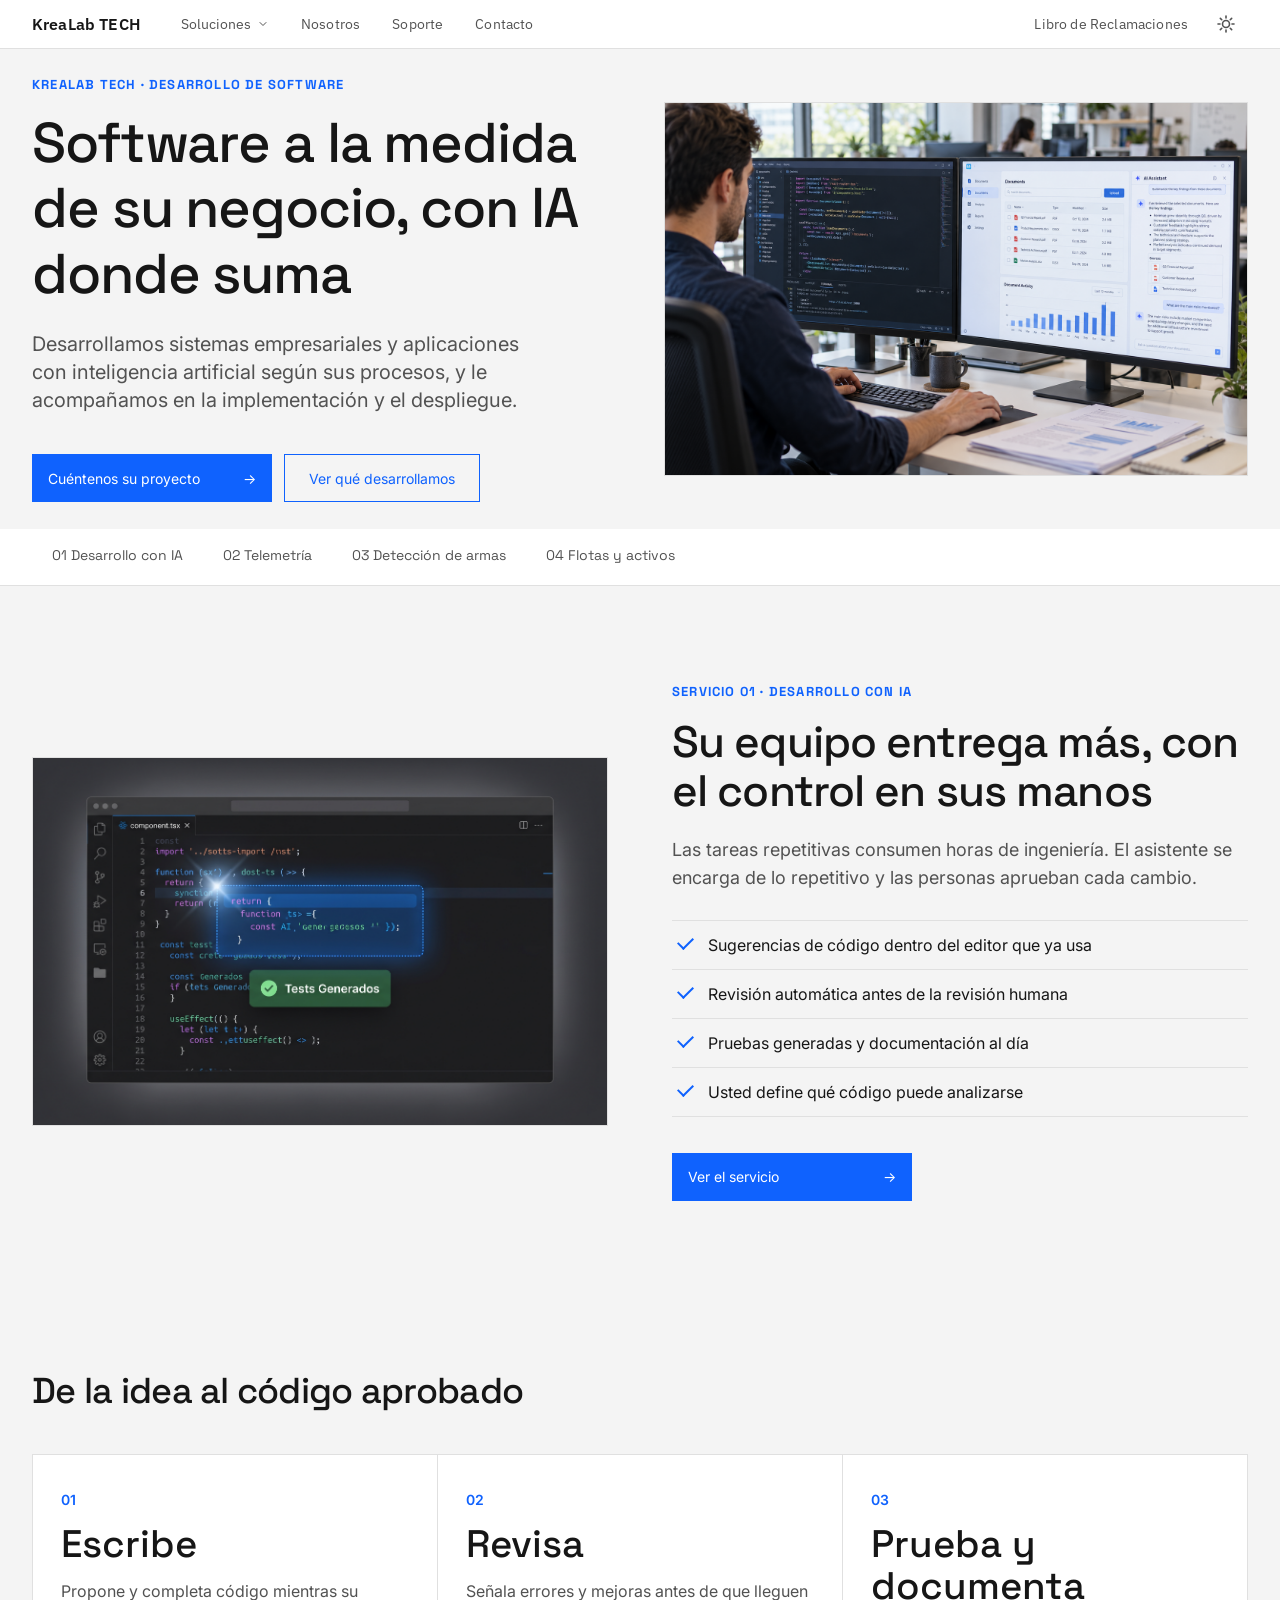
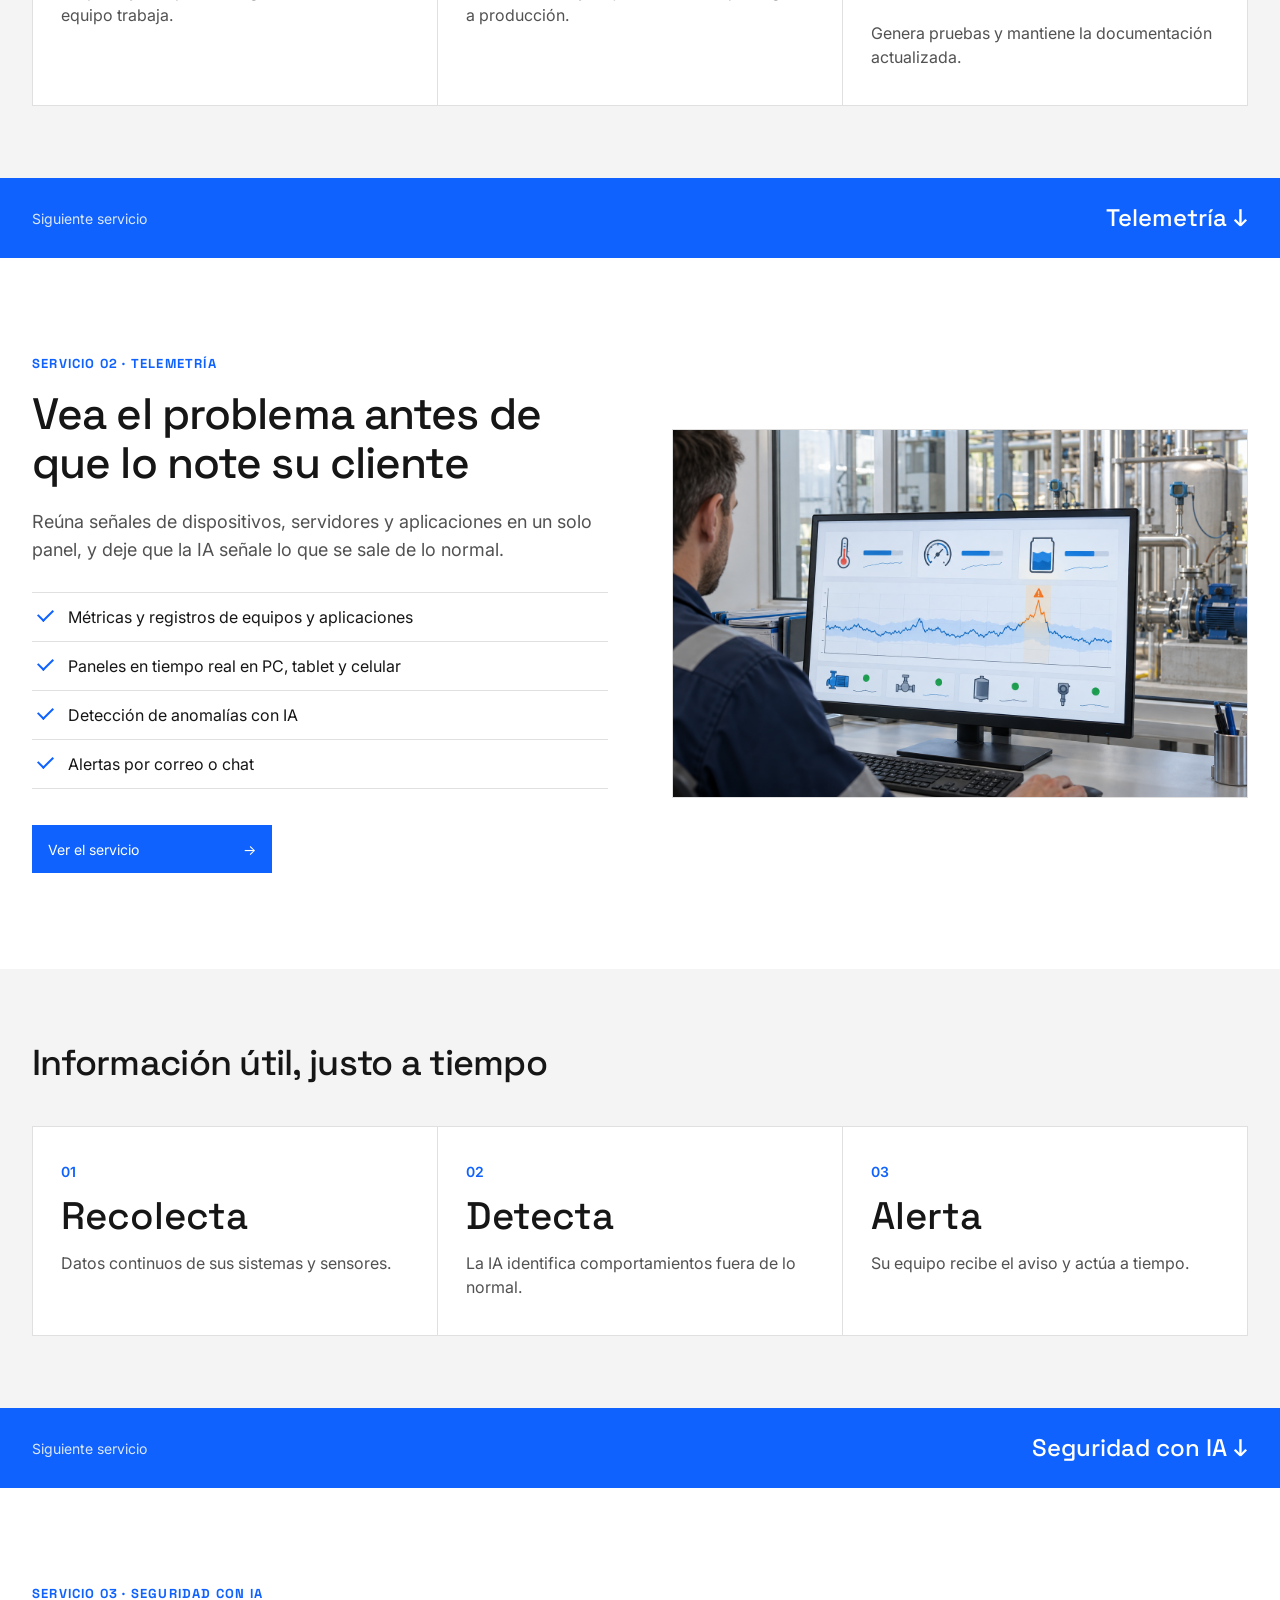
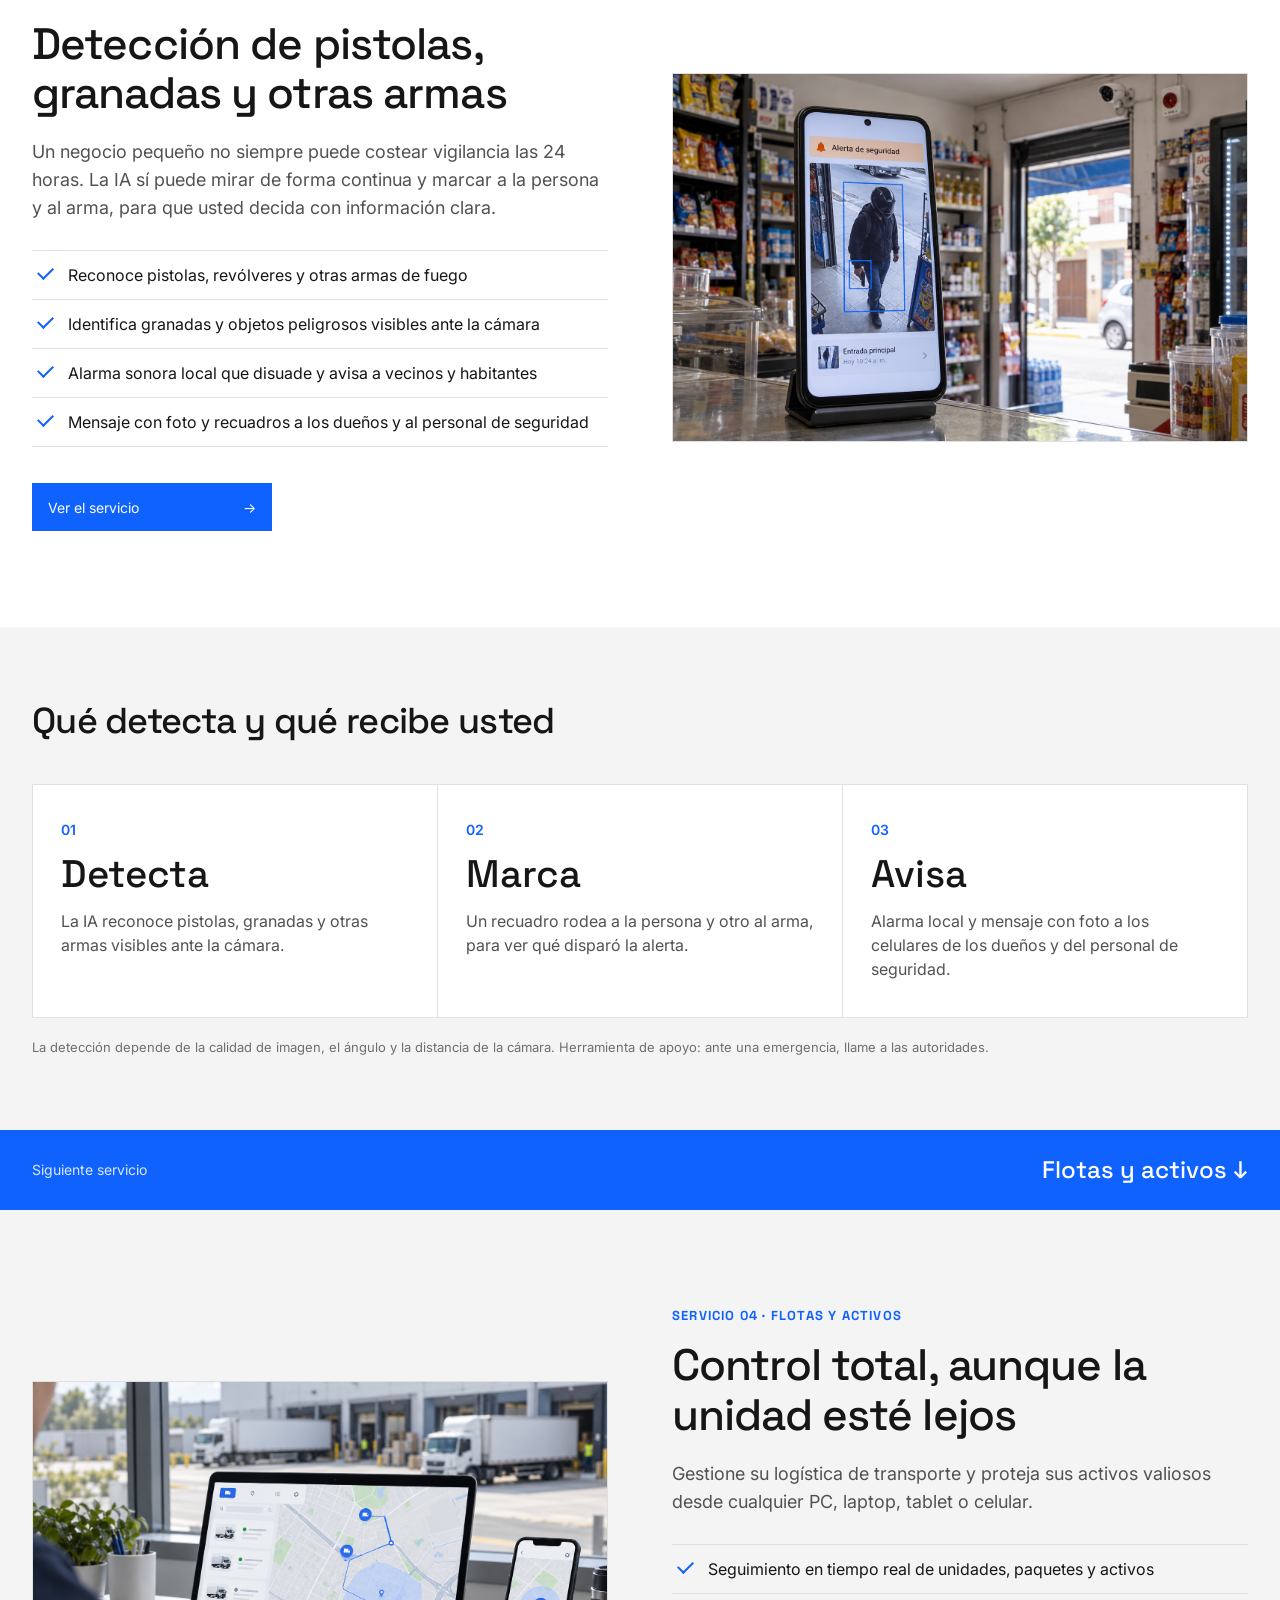
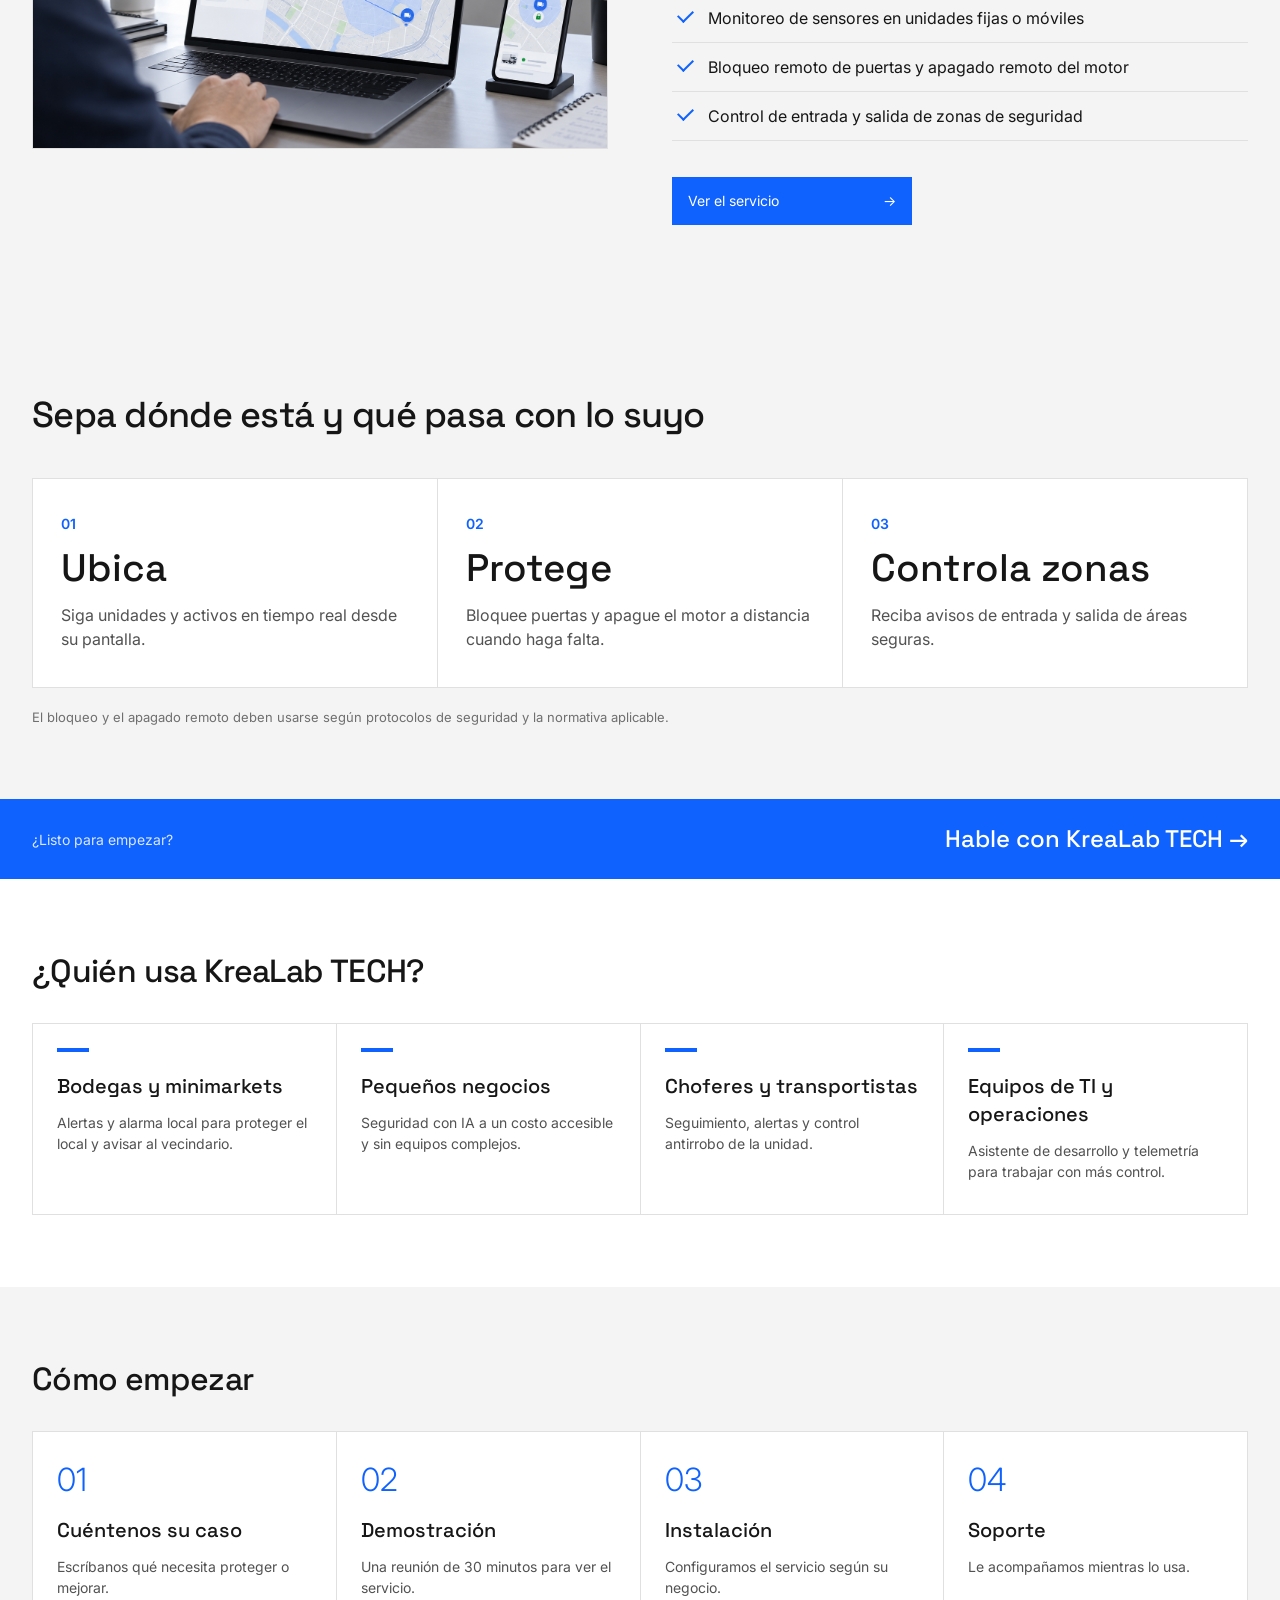
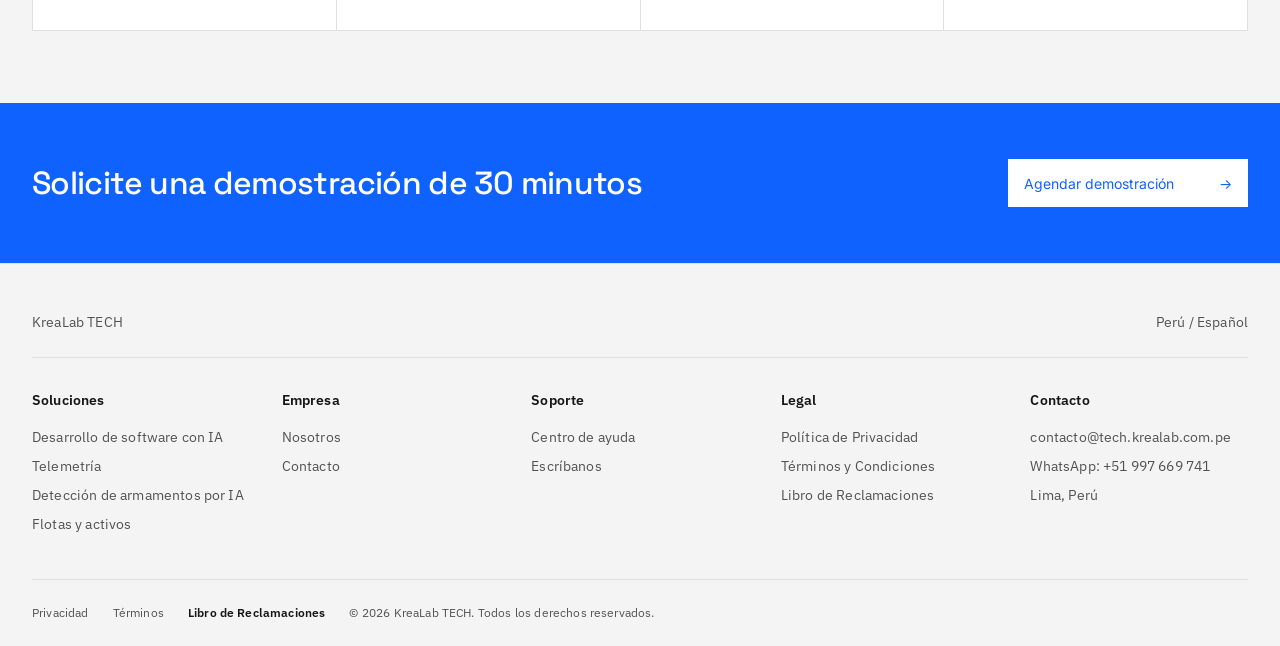
<file: index.html>
<!DOCTYPE html>
<html lang="es">
<head>
  <meta charset="utf-8">
  <meta name="viewport" content="width=device-width, initial-scale=1, viewport-fit=cover">
  <title>KreaLab TECH · Soluciones tecnológicas</title>
  <meta name="description" content="Desarrollo de software a medida y aplicaciones con IA para su negocio. Además, telemetría, detección de armas con IA y gestión de flotas y activos.">
  <link href="https://fonts.googleapis.com/css2?family=IBM+Plex+Sans:wght@300;400;600&display=swap" rel="stylesheet">
  <link href="https://fonts.googleapis.com/css2?family=Inter:wght@400;500;600&family=Space+Grotesk:wght@400;500;700&display=swap" rel="stylesheet">
  <script>
    (function () {
      try {
        var t = localStorage.getItem('krealab-theme');
        if (t === 'light' || t === 'dark') {
          document.documentElement.setAttribute('data-theme', t);
        } else {
          var d = (window.matchMedia && window.matchMedia('(prefers-color-scheme: dark)').matches) ? 'dark' : 'light';
          document.documentElement.setAttribute('data-theme', d);
        }
      } catch (e) {}
    })();
  </script>
  <link rel="stylesheet" href="styles.css">
</head>
<body>
  <header class="mast">
    <div class="wrap">
      <div class="bar">
        <button class="burger" aria-label="Abrir menú" aria-expanded="false" aria-controls="menu" id="bg">
          <svg class="icon-menu" width="20" height="20" viewBox="0 0 20 20" fill="currentColor" aria-hidden="true">
            <rect x="2" y="4" width="16" height="2"></rect>
            <rect x="2" y="9" width="16" height="2"></rect>
            <rect x="2" y="14" width="16" height="2"></rect>
          </svg>
          <svg class="icon-close" width="20" height="20" viewBox="0 0 20 20" fill="none" stroke="currentColor" stroke-width="2" stroke-linecap="round" aria-hidden="true">
            <line x1="4" y1="4" x2="16" y2="16"></line>
            <line x1="16" y1="4" x2="4" y2="16"></line>
          </svg>
        </button>
        <a class="logo" href="index.html">KreaLab TECH</a>
        <nav class="menu" id="menu" aria-label="Principal">
          <button aria-expanded="false" aria-controls="m1">
            Soluciones
            <svg class="chevron" width="20" height="20" viewBox="0 0 24 24" fill="none" stroke="currentColor" stroke-width="2" stroke-linecap="round" stroke-linejoin="round" aria-hidden="true">
              <polyline points="6 9 12 15 18 9"></polyline>
            </svg>
          </button>
          <div class="mega" id="m1">
            <div class="wrap">
              <div>
                <b>Desarrollo con IA</b>
                <a href="desarrollo-ia.html">Resumen</a>
                <a href="desarrollo-ia.html#como-funciona">Cómo funciona</a>
                <a href="desarrollo-ia.html#preguntas">Preguntas frecuentes</a>
              </div>
              <div>
                <b>Telemetría</b>
                <a href="telemetria.html">Resumen</a>
                <a href="telemetria.html#como-funciona">Cómo funciona</a>
                <a href="telemetria.html#preguntas">Preguntas frecuentes</a>
              </div>
              <div>
                <b>Seguridad con IA</b>
                <a href="deteccion-armamentos.html">Resumen</a>
                <a href="deteccion-armamentos.html#como-funciona">Cómo funciona</a>
                <a href="deteccion-armamentos.html#preguntas">Preguntas frecuentes</a>
              </div>
              <div>
                <b>Flotas y activos</b>
                <a href="flotas-activos.html">Resumen</a>
                <a href="flotas-activos.html#como-funciona">Cómo funciona</a>
                <a href="flotas-activos.html#preguntas">Preguntas frecuentes</a>
              </div>
            </div>
          </div>
          <a href="nosotros.html">Nosotros</a>
          <a href="soporte.html">Soporte</a>
          <a href="contacto.html">Contacto</a>
        </nav>
        <div class="tools">
          <a class="hide" href="libro-de-reclamaciones.html">Libro de Reclamaciones</a>
          <button type="button" class="theme-btn" id="theme-btn" aria-label="Activar modo oscuro" title="Activar modo oscuro">
            <svg class="theme-icon-sun" width="20" height="20" viewBox="0 0 20 20" fill="none" stroke="currentColor" stroke-width="1.6" stroke-linecap="round" stroke-linejoin="round" aria-hidden="true">
              <circle cx="10" cy="10" r="3.5"></circle>
              <line x1="10" y1="2" x2="10" y2="4"></line>
              <line x1="10" y1="16" x2="10" y2="18"></line>
              <line x1="2" y1="10" x2="4" y2="10"></line>
              <line x1="16" y1="10" x2="18" y2="10"></line>
              <line x1="4.34" y1="4.34" x2="5.76" y2="5.76"></line>
              <line x1="14.24" y1="14.24" x2="15.66" y2="15.66"></line>
              <line x1="4.34" y1="15.66" x2="5.76" y2="14.24"></line>
              <line x1="14.24" y1="5.76" x2="15.66" y2="4.34"></line>
            </svg>
            <svg class="theme-icon-moon" width="20" height="20" viewBox="0 0 20 20" fill="currentColor" aria-hidden="true">
              <path d="M17.293 13.293A8 8 0 016.707 2.707a8.001 8.001 0 1010.586 10.586z"></path>
            </svg>
          </button>
        </div>
      </div>
    </div>
  </header>

  <main class="home">
    <div class="hero">
      <div class="wrap">
        <div>
          <p class="eyebrow">KreaLab TECH · Desarrollo de software</p>
          <h1>Software a la medida de su negocio, con IA donde suma</h1>
          <p>Desarrollamos sistemas empresariales y aplicaciones con inteligencia artificial según sus procesos, y le acompañamos en la implementación y el despliegue.</p>
          <a class="btn" href="contacto.html">Cuéntenos su proyecto <span>→</span></a>
          <a class="btn alt" href="desarrollo-ia.html">Ver qué desarrollamos</a>
        </div>
        <div class="pic">
          <img src="Media/desarrollo-ia.png" alt="Desarrollador frente a dos monitores: a la izquierda el código de una aplicación y a la derecha un sistema de gestión de documentos con un asistente de IA" width="1536" height="1024">
        </div>
      </div>
    </div>

    <div id="soluciones" class="chips">
      <div class="wrap">
        <a href="#s-desarrollo">01 Desarrollo con IA</a>
        <a href="#s-telemetria">02 Telemetría</a>
        <a href="#s-deteccion">03 Detección de armas</a>
        <a href="#s-flotas">04 Flotas y activos</a>
      </div>
    </div>

    <section id="s-desarrollo" class="svc layer">
      <div class="wrap sp rev">
        <div>
          <p class="eyebrow">Servicio 01 · Desarrollo con IA</p>
          <h2>Su equipo entrega más, con el control en sus manos</h2>
          <p class="t">Las tareas repetitivas consumen horas de ingeniería. El asistente se encarga de lo repetitivo y las personas aprueban cada cambio.</p>
          <ul class="ck">
            <li>Sugerencias de código dentro del editor que ya usa</li>
            <li>Revisión automática antes de la revisión humana</li>
            <li>Pruebas generadas y documentación al día</li>
            <li>Usted define qué código puede analizarse</li>
          </ul>
          <a class="btn" href="desarrollo-ia.html">Ver el servicio <span>→</span></a>
        </div>
        <div class="pic">
          <img src="Media/codigo.png" alt="Editor de código con una sugerencia de IA y pruebas generadas" width="1600" height="1040" loading="lazy">
        </div>
      </div>
    </section>

    <div class="impact">
      <div class="wrap">
        <h2>De la idea al código aprobado</h2>
        <div class="g3">
          <div>
            <span class="n">01</span>
            <p class="big">Escribe</p>
            <p>Propone y completa código mientras su equipo trabaja.</p>
          </div>
          <div>
            <span class="n">02</span>
            <p class="big">Revisa</p>
            <p>Señala errores y mejoras antes de que lleguen a producción.</p>
          </div>
          <div>
            <span class="n">03</span>
            <p class="big">Prueba y documenta</p>
            <p>Genera pruebas y mantiene la documentación actualizada.</p>
          </div>
        </div>
      </div>
    </div>

    <a class="next" href="#s-telemetria">
      <div class="wrap">
        <span>Siguiente servicio</span>
        <b>Telemetría ↓</b>
      </div>
    </a>

    <section id="s-telemetria" class="svc">
      <div class="wrap sp">
        <div>
          <p class="eyebrow">Servicio 02 · Telemetría</p>
          <h2>Vea el problema antes de que lo note su cliente</h2>
          <p class="t">Reúna señales de dispositivos, servidores y aplicaciones en un solo panel, y deje que la IA señale lo que se sale de lo normal.</p>
          <ul class="ck">
            <li>Métricas y registros de equipos y aplicaciones</li>
            <li>Paneles en tiempo real en PC, tablet y celular</li>
            <li>Detección de anomalías con IA</li>
            <li>Alertas por correo o chat</li>
          </ul>
          <a class="btn" href="telemetria.html">Ver el servicio <span>→</span></a>
        </div>
        <div class="pic">
          <img src="Media/telemetria.png" alt="Panel con gráfico en tiempo real y una anomalía marcada" width="1600" height="1040" loading="lazy">
        </div>
      </div>
    </section>

    <div class="impact">
      <div class="wrap">
        <h2>Información útil, justo a tiempo</h2>
        <div class="g3">
          <div>
            <span class="n">01</span>
            <p class="big">Recolecta</p>
            <p>Datos continuos de sus sistemas y sensores.</p>
          </div>
          <div>
            <span class="n">02</span>
            <p class="big">Detecta</p>
            <p>La IA identifica comportamientos fuera de lo normal.</p>
          </div>
          <div>
            <span class="n">03</span>
            <p class="big">Alerta</p>
            <p>Su equipo recibe el aviso y actúa a tiempo.</p>
          </div>
        </div>
      </div>
    </div>

    <a class="next" href="#s-deteccion">
      <div class="wrap">
        <span>Siguiente servicio</span>
        <b>Seguridad con IA ↓</b>
      </div>
    </a>

    <section id="s-deteccion" class="svc">
      <div class="wrap sp">
        <div>
          <p class="eyebrow">Servicio 03 · Seguridad con IA</p>
          <h2>Detección de pistolas, granadas y otras armas</h2>
          <p class="t">Un negocio pequeño no siempre puede costear vigilancia las 24 horas. La IA sí puede mirar de forma continua y marcar a la persona y al arma, para que usted decida con información clara.</p>
          <ul class="ck">
            <li>Reconoce pistolas, revólveres y otras armas de fuego</li>
            <li>Identifica granadas y objetos peligrosos visibles ante la cámara</li>
            <li>Alarma sonora local que disuade y avisa a vecinos y habitantes</li>
            <li>Mensaje con foto y recuadros a los dueños y al personal de seguridad</li>
          </ul>
          <a class="btn" href="deteccion-armamentos.html">Ver el servicio <span>→</span></a>
        </div>
        <div class="pic">
          <img src="Media/deteccion.png" alt="Celular con una alerta de seguridad y una sirena" width="1600" height="1040" loading="lazy">
        </div>
      </div>
    </section>

    <div class="impact">
      <div class="wrap">
        <h2>Qué detecta y qué recibe usted</h2>
        <div class="g3">
          <div>
            <span class="n">01</span>
            <p class="big">Detecta</p>
            <p>La IA reconoce pistolas, granadas y otras armas visibles ante la cámara.</p>
          </div>
          <div>
            <span class="n">02</span>
            <p class="big">Marca</p>
            <p>Un recuadro rodea a la persona y otro al arma, para ver qué disparó la alerta.</p>
          </div>
          <div>
            <span class="n">03</span>
            <p class="big">Avisa</p>
            <p>Alarma local y mensaje con foto a los celulares de los dueños y del personal de seguridad.</p>
          </div>
        </div>
        <p class="fine">La detección depende de la calidad de imagen, el ángulo y la distancia de la cámara. Herramienta de apoyo: ante una emergencia, llame a las autoridades.</p>
      </div>
    </div>

    <a class="next" href="#s-flotas">
      <div class="wrap">
        <span>Siguiente servicio</span>
        <b>Flotas y activos ↓</b>
      </div>
    </a>

    <section id="s-flotas" class="svc layer">
      <div class="wrap sp rev">
        <div>
          <p class="eyebrow">Servicio 04 · Flotas y activos</p>
          <h2>Control total, aunque la unidad esté lejos</h2>
          <p class="t">Gestione su logística de transporte y proteja sus activos valiosos desde cualquier PC, laptop, tablet o celular.</p>
          <ul class="ck">
            <li>Seguimiento en tiempo real de unidades, paquetes y activos</li>
            <li>Monitoreo de sensores en unidades fijas o móviles</li>
            <li>Bloqueo remoto de puertas y apagado remoto del motor</li>
            <li>Control de entrada y salida de zonas de seguridad</li>
          </ul>
          <a class="btn" href="flotas-activos.html">Ver el servicio <span>→</span></a>
        </div>
        <div class="pic">
          <img src="Media/flotas.png" alt="Mapa con una ruta, una zona de seguridad y controles antirrobo" width="1600" height="1040" loading="lazy">
        </div>
      </div>
    </section>

    <div class="impact">
      <div class="wrap">
        <h2>Sepa dónde está y qué pasa con lo suyo</h2>
        <div class="g3">
          <div>
            <span class="n">01</span>
            <p class="big">Ubica</p>
            <p>Siga unidades y activos en tiempo real desde su pantalla.</p>
          </div>
          <div>
            <span class="n">02</span>
            <p class="big">Protege</p>
            <p>Bloquee puertas y apague el motor a distancia cuando haga falta.</p>
          </div>
          <div>
            <span class="n">03</span>
            <p class="big">Controla zonas</p>
            <p>Reciba avisos de entrada y salida de áreas seguras.</p>
          </div>
        </div>
        <p class="fine">El bloqueo y el apagado remoto deben usarse según protocolos de seguridad y la normativa aplicable.</p>
      </div>
    </div>

    <a class="next" href="contacto.html">
      <div class="wrap">
        <span>¿Listo para empezar?</span>
        <b>Hable con KreaLab TECH →</b>
      </div>
    </a>

    <section>
      <div class="wrap">
        <h2>¿Quién usa KreaLab TECH?</h2>
        <div class="pts">
          <div>
            <h3>Bodegas y minimarkets</h3>
            <p>Alertas y alarma local para proteger el local y avisar al vecindario.</p>
          </div>
          <div>
            <h3>Pequeños negocios</h3>
            <p>Seguridad con IA a un costo accesible y sin equipos complejos.</p>
          </div>
          <div>
            <h3>Choferes y transportistas</h3>
            <p>Seguimiento, alertas y control antirrobo de la unidad.</p>
          </div>
          <div>
            <h3>Equipos de TI y operaciones</h3>
            <p>Asistente de desarrollo y telemetría para trabajar con más control.</p>
          </div>
        </div>
      </div>
    </section>

    <section class="layer">
      <div class="wrap">
        <h2>Cómo empezar</h2>
        <div class="pts steps">
          <div>
            <h3>Cuéntenos su caso</h3>
            <p>Escríbanos qué necesita proteger o mejorar.</p>
          </div>
          <div>
            <h3>Demostración</h3>
            <p>Una reunión de 30 minutos para ver el servicio.</p>
          </div>
          <div>
            <h3>Instalación</h3>
            <p>Configuramos el servicio según su negocio.</p>
          </div>
          <div>
            <h3>Soporte</h3>
            <p>Le acompañamos mientras lo usa.</p>
          </div>
        </div>
      </div>
    </section>

    <div class="cta">
      <div class="wrap">
        <h2>Solicite una demostración de 30 minutos</h2>
        <a class="btn" href="contacto.html">Agendar demostración <span>→</span></a>
      </div>
    </div>
  </main>

  <footer>
    <div class="wrap">
      <div class="loc">
        <span>KreaLab TECH</span>
        <a href="#" style="padding:0">Perú / Español</a>
      </div>
      <div class="cols">
        <div>
          <b>Soluciones</b>
          <a href="desarrollo-ia.html">Desarrollo de software con IA</a>
          <a href="telemetria.html">Telemetría</a>
          <a href="deteccion-armamentos.html">Detección de armamentos por IA</a>
          <a href="flotas-activos.html">Flotas y activos</a>
        </div>
        <div>
          <b>Empresa</b>
          <a href="nosotros.html">Nosotros</a>
          <a href="contacto.html">Contacto</a>
        </div>
        <div>
          <b>Soporte</b>
          <a href="soporte.html">Centro de ayuda</a>
          <a href="contacto.html">Escríbanos</a>
        </div>
        <div>
          <b>Legal</b>
          <a href="privacidad.html">Política de Privacidad</a>
          <a href="terminos.html">Términos y Condiciones</a>
          <a href="libro-de-reclamaciones.html">Libro de Reclamaciones</a>
        </div>
        <div>
          <b>Contacto</b>
          <a href="mailto:contacto@tech.krealab.com.pe">contacto@tech.krealab.com.pe</a>
          <a href="https://wa.me/51997669741?text=Hola%20KreaLab%20TECH%2C%20quisiera%20m%C3%A1s%20informaci%C3%B3n" target="_blank" rel="noopener" aria-label="Escribir por WhatsApp al +51 997 669 741">WhatsApp: +51 997 669 741</a>
          <a href="#">Lima, Perú</a>
        </div>
      </div>
      <div class="legal">
        <a href="privacidad.html">Privacidad</a>
        <a href="terminos.html">Términos</a>
        <a class="libro" href="libro-de-reclamaciones.html">Libro de Reclamaciones</a>
        <span>© 2026 KreaLab TECH. Todos los derechos reservados.</span>
      </div>
    </div>
  </footer>

  <button type="button" class="scroll-top" id="scroll-top" aria-label="Volver al principio" title="Volver arriba" tabindex="-1" aria-hidden="true">
    <svg width="20" height="20" viewBox="0 0 24 24" fill="none" stroke="currentColor" stroke-width="2.5" stroke-linecap="round" stroke-linejoin="round" aria-hidden="true">
      <path d="M12 19V5M5 12l7-7 7 7"/>
    </svg>
  </button>
  <script src="script.js"></script>
</body>
</html>
</file>
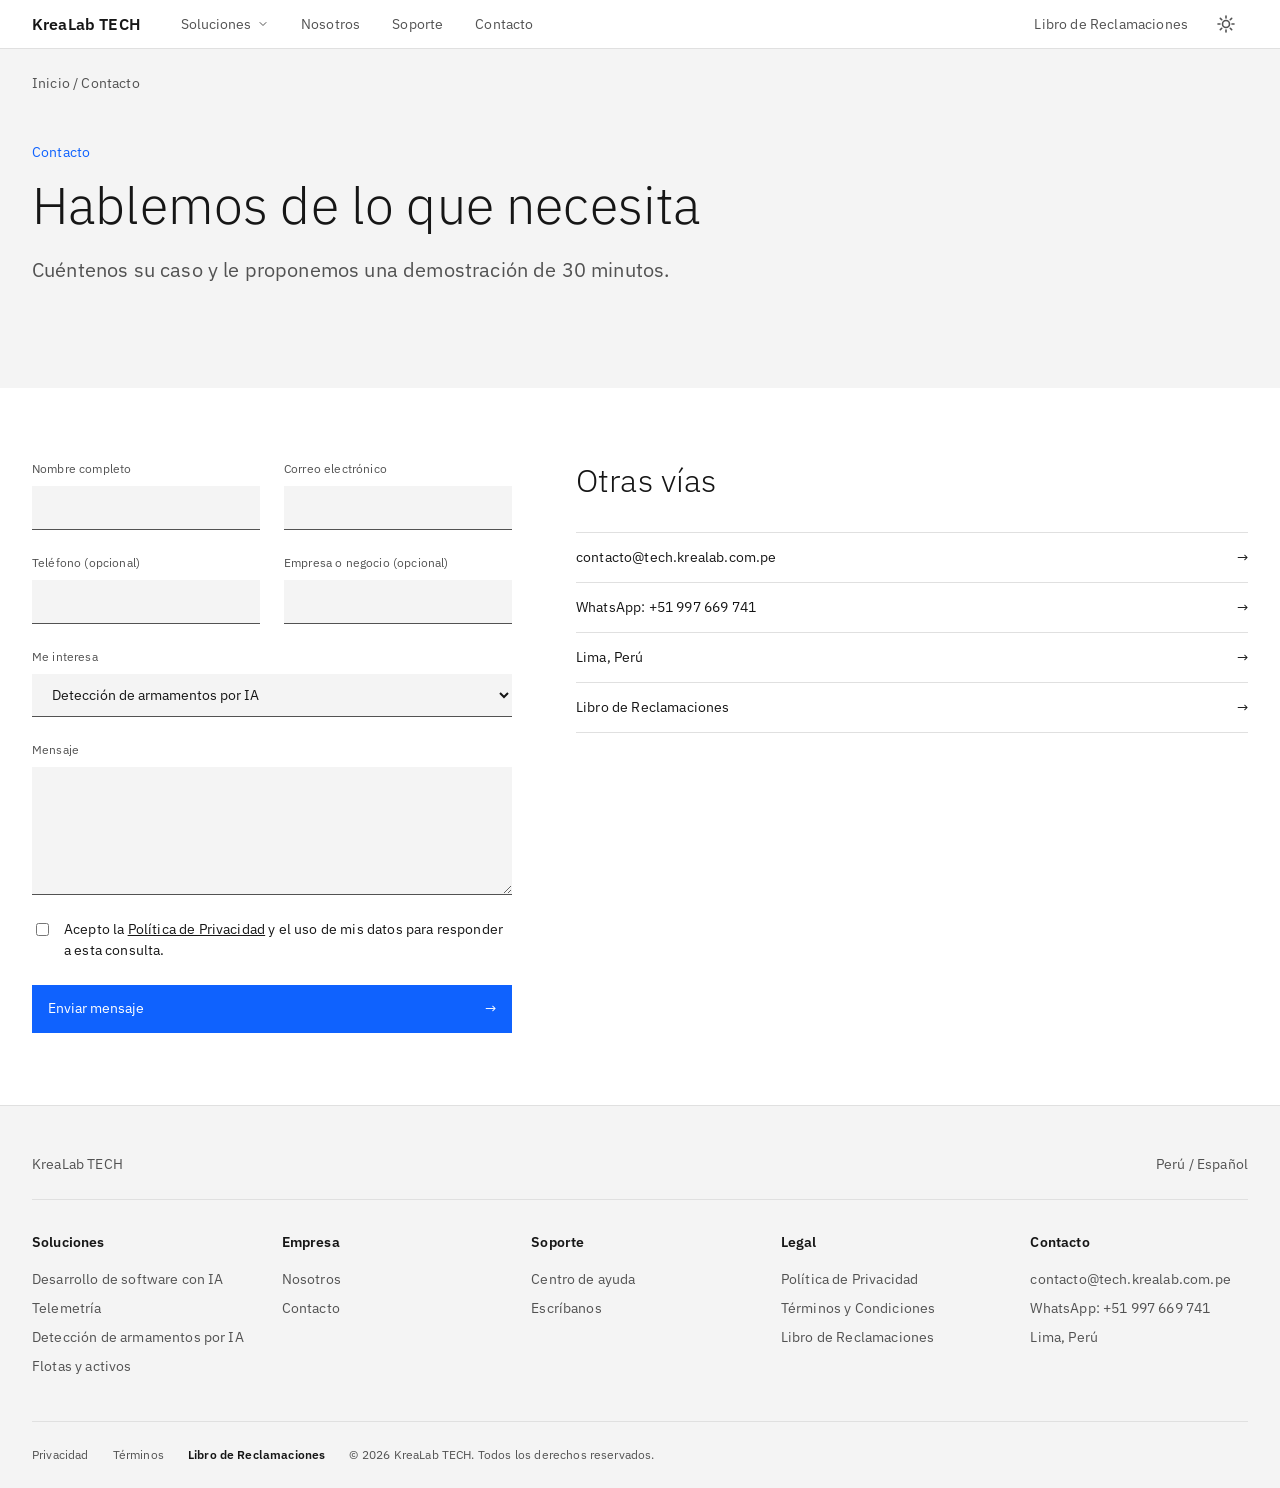
<file: contacto.html>
<!DOCTYPE html>
<html lang="es">
<head>
  <meta charset="utf-8">
  <meta name="viewport" content="width=device-width, initial-scale=1, viewport-fit=cover">
  <title>Contacto · KreaLab TECH</title>
  <meta name="description" content="Contacte a KreaLab TECH y solicite una demostración.">
  <link href="https://fonts.googleapis.com/css2?family=IBM+Plex+Sans:wght@300;400;600&display=swap" rel="stylesheet">
  <script>
    (function () {
      try {
        var t = localStorage.getItem('pixelhost-theme');
        if (t === 'light' || t === 'dark') {
          document.documentElement.setAttribute('data-theme', t);
        } else {
          var d = (window.matchMedia && window.matchMedia('(prefers-color-scheme: dark)').matches) ? 'dark' : 'light';
          document.documentElement.setAttribute('data-theme', d);
        }
      } catch (e) {}
    })();
  </script>
  <link rel="stylesheet" href="styles.css">
</head>
<body>
  <header class="mast">
    <div class="wrap">
      <div class="bar">
        <button class="burger" aria-label="Abrir menú" aria-expanded="false" aria-controls="menu" id="bg">
          <svg class="icon-menu" width="20" height="20" viewBox="0 0 20 20" fill="currentColor" aria-hidden="true">
            <rect x="2" y="4" width="16" height="2"></rect>
            <rect x="2" y="9" width="16" height="2"></rect>
            <rect x="2" y="14" width="16" height="2"></rect>
          </svg>
          <svg class="icon-close" width="20" height="20" viewBox="0 0 20 20" fill="none" stroke="currentColor" stroke-width="2" stroke-linecap="round" aria-hidden="true">
            <line x1="4" y1="4" x2="16" y2="16"></line>
            <line x1="16" y1="4" x2="4" y2="16"></line>
          </svg>
        </button>
        <a class="logo" href="index.html">KreaLab TECH</a>
        <nav class="menu" id="menu" aria-label="Principal">
          <button aria-expanded="false" aria-controls="m1">
            Soluciones
            <svg class="chevron" width="20" height="20" viewBox="0 0 24 24" fill="none" stroke="currentColor" stroke-width="2" stroke-linecap="round" stroke-linejoin="round" aria-hidden="true">
              <polyline points="6 9 12 15 18 9"></polyline>
            </svg>
          </button>
          <div class="mega" id="m1">
            <div class="wrap">
              <div>
                <b>Desarrollo con IA</b>
                <a href="desarrollo-ia.html">Resumen</a>
                <a href="desarrollo-ia.html#como-funciona">Cómo funciona</a>
                <a href="desarrollo-ia.html#preguntas">Preguntas frecuentes</a>
              </div>
              <div>
                <b>Telemetría</b>
                <a href="telemetria.html">Resumen</a>
                <a href="telemetria.html#como-funciona">Cómo funciona</a>
                <a href="telemetria.html#preguntas">Preguntas frecuentes</a>
              </div>
              <div>
                <b>Seguridad con IA</b>
                <a href="deteccion-armamentos.html">Resumen</a>
                <a href="deteccion-armamentos.html#como-funciona">Cómo funciona</a>
                <a href="deteccion-armamentos.html#preguntas">Preguntas frecuentes</a>
              </div>
              <div>
                <b>Flotas y activos</b>
                <a href="flotas-activos.html">Resumen</a>
                <a href="flotas-activos.html#como-funciona">Cómo funciona</a>
                <a href="flotas-activos.html#preguntas">Preguntas frecuentes</a>
              </div>
            </div>
          </div>
          <a href="nosotros.html">Nosotros</a>
          <a href="soporte.html">Soporte</a>
          <a href="contacto.html">Contacto</a>
        </nav>
        <div class="tools">
          <a class="hide" href="libro-de-reclamaciones.html">Libro de Reclamaciones</a>
          <button type="button" class="theme-btn" id="theme-btn" aria-label="Activar modo oscuro" title="Activar modo oscuro">
            <svg class="theme-icon-sun" width="20" height="20" viewBox="0 0 20 20" fill="none" stroke="currentColor" stroke-width="1.6" stroke-linecap="round" stroke-linejoin="round" aria-hidden="true">
              <circle cx="10" cy="10" r="3.5"></circle>
              <line x1="10" y1="2" x2="10" y2="4"></line>
              <line x1="10" y1="16" x2="10" y2="18"></line>
              <line x1="2" y1="10" x2="4" y2="10"></line>
              <line x1="16" y1="10" x2="18" y2="10"></line>
              <line x1="4.34" y1="4.34" x2="5.76" y2="5.76"></line>
              <line x1="14.24" y1="14.24" x2="15.66" y2="15.66"></line>
              <line x1="4.34" y1="15.66" x2="5.76" y2="14.24"></line>
              <line x1="14.24" y1="5.76" x2="15.66" y2="4.34"></line>
            </svg>
            <svg class="theme-icon-moon" width="20" height="20" viewBox="0 0 20 20" fill="currentColor" aria-hidden="true">
              <path d="M17.293 13.293A8 8 0 016.707 2.707a8.001 8.001 0 1010.586 10.586z"></path>
            </svg>
          </button>
        </div>
      </div>
    </div>
  </header>

  <main>
    <div class="phero">
      <div class="wrap">
        <nav class="crumb" aria-label="Ruta">
          <a href="index.html">Inicio</a> / Contacto
        </nav>
        <p class="kick">Contacto</p>
        <h1>Hablemos de lo que necesita</h1>
        <p>Cuéntenos su caso y le proponemos una demostración de 30 minutos.</p>
      </div>
    </div>

    <section>
      <div class="wrap two">
        <div>
          <form class="form" data-form="contacto" novalidate>
            <div class="fld">
              <label for="c-nombre">Nombre completo</label>
              <input id="c-nombre" name="nombre" type="text" required>
            </div>
            <div class="fld">
              <label for="c-correo">Correo electrónico</label>
              <input id="c-correo" name="correo" type="email" required>
            </div>
            <div class="fld">
              <label for="c-tel">Teléfono (opcional)</label>
              <input id="c-tel" name="tel" type="tel">
            </div>
            <div class="fld">
              <label for="c-empresa">Empresa o negocio (opcional)</label>
              <input id="c-empresa" name="empresa" type="text">
            </div>
            <div class="fld full">
              <label for="c-interes">Me interesa</label>
              <select id="c-interes" name="interes" required>
                <option>Detección de armamentos por IA</option>
                <option>Desarrollo de software con IA</option>
                <option>Telemetría</option>
                <option>Flotas y activos</option>
                <option>Otro</option>
              </select>
            </div>
            <div class="fld full">
              <label for="c-msg">Mensaje</label>
              <textarea id="c-msg" name="msg" required></textarea>
            </div>
            <div class="fld full chk">
              <input id="c-ok" name="ok" type="checkbox" required>
              <label for="c-ok">Acepto la <a href="privacidad.html" style="text-decoration:underline">Política de Privacidad</a> y el uso de mis datos para responder a esta consulta.</label>
            </div>
            <div class="fld full">
              <button class="btn" type="submit">Enviar mensaje <span>→</span></button>
            </div>
          </form>

          <div class="box result" id="cres">
            <b>Mensaje listo.</b> Este formulario de demostración no guarda datos en un servidor. Pulse el enlace para enviarlo desde su correo: <a id="cmail" href="#" style="text-decoration:underline;color:var(--blue)">Abrir mi correo</a>
          </div>
        </div>

        <aside>
          <h2>Otras vías</h2>
          <div class="links">
            <a href="mailto:contacto@tech.krealab.com.pe">contacto@tech.krealab.com.pe <span>→</span></a>
            <a href="https://wa.me/51997669741?text=Hola%20KreaLab%20TECH%2C%20quisiera%20m%C3%A1s%20informaci%C3%B3n" target="_blank" rel="noopener" aria-label="Escribir por WhatsApp al +51 997 669 741">WhatsApp: +51 997 669 741 <span>→</span></a>
            <a href="#">Lima, Perú <span>→</span></a>
            <a href="libro-de-reclamaciones.html">Libro de Reclamaciones <span>→</span></a>
          </div>
        </aside>
      </div>
    </section>
  </main>

  <footer>
    <div class="wrap">
      <div class="loc">
        <span>KreaLab TECH</span>
        <a href="#" style="padding:0">Perú / Español</a>
      </div>
      <div class="cols">
        <div>
          <b>Soluciones</b>
          <a href="desarrollo-ia.html">Desarrollo de software con IA</a>
          <a href="telemetria.html">Telemetría</a>
          <a href="deteccion-armamentos.html">Detección de armamentos por IA</a>
          <a href="flotas-activos.html">Flotas y activos</a>
        </div>
        <div>
          <b>Empresa</b>
          <a href="nosotros.html">Nosotros</a>
          <a href="contacto.html">Contacto</a>
        </div>
        <div>
          <b>Soporte</b>
          <a href="soporte.html">Centro de ayuda</a>
          <a href="contacto.html">Escríbanos</a>
        </div>
        <div>
          <b>Legal</b>
          <a href="privacidad.html">Política de Privacidad</a>
          <a href="terminos.html">Términos y Condiciones</a>
          <a href="libro-de-reclamaciones.html">Libro de Reclamaciones</a>
        </div>
        <div>
          <b>Contacto</b>
          <a href="mailto:contacto@tech.krealab.com.pe">contacto@tech.krealab.com.pe</a>
          <a href="https://wa.me/51997669741?text=Hola%20KreaLab%20TECH%2C%20quisiera%20m%C3%A1s%20informaci%C3%B3n" target="_blank" rel="noopener" aria-label="Escribir por WhatsApp al +51 997 669 741">WhatsApp: +51 997 669 741</a>
          <a href="#">Lima, Perú</a>
        </div>
      </div>
      <div class="legal">
        <a href="privacidad.html">Privacidad</a>
        <a href="terminos.html">Términos</a>
        <a class="libro" href="libro-de-reclamaciones.html">Libro de Reclamaciones</a>
        <span>© 2026 KreaLab TECH. Todos los derechos reservados.</span>
      </div>
    </div>
  </footer>

  <button type="button" class="scroll-top" id="scroll-top" aria-label="Volver al principio" title="Volver arriba" tabindex="-1" aria-hidden="true">
    <svg width="20" height="20" viewBox="0 0 24 24" fill="none" stroke="currentColor" stroke-width="2.5" stroke-linecap="round" stroke-linejoin="round" aria-hidden="true">
      <path d="M12 19V5M5 12l7-7 7 7"/>
    </svg>
  </button>
  <script src="script.js"></script>
</body>
</html>
</file>
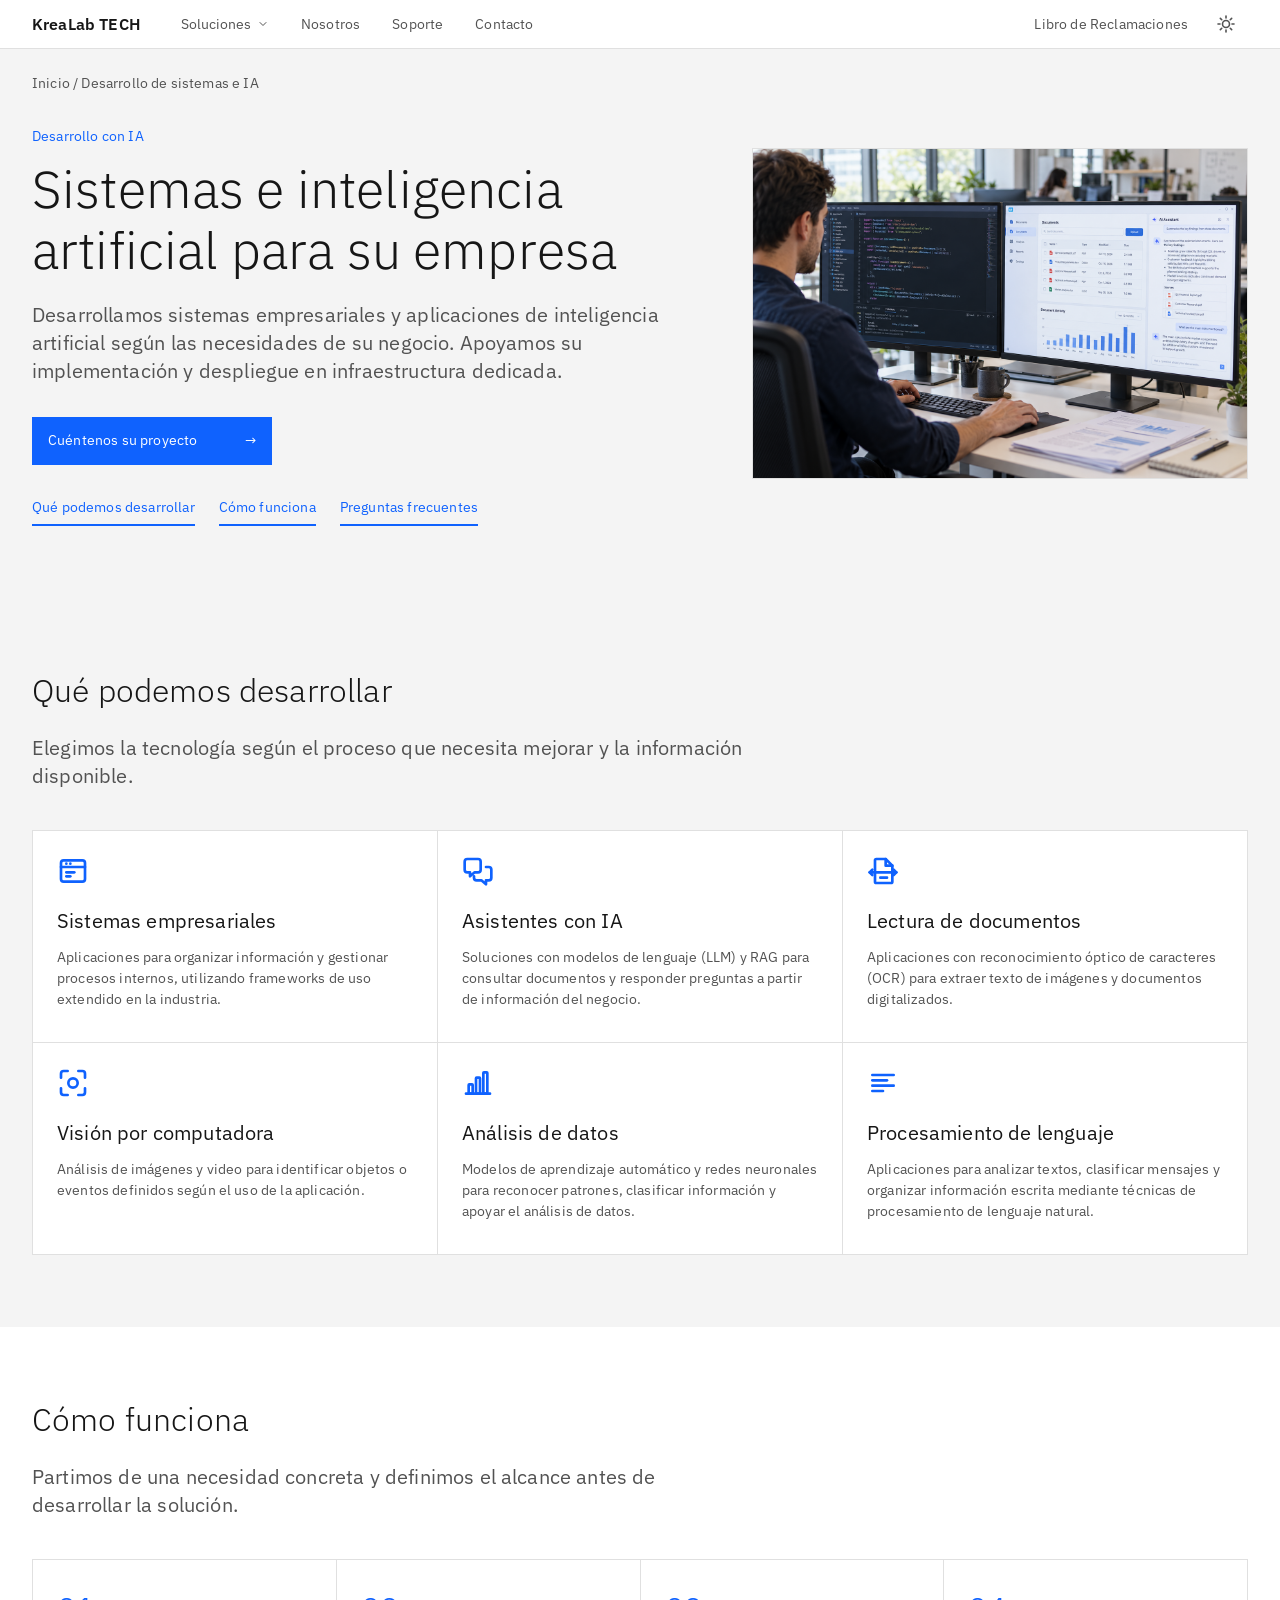
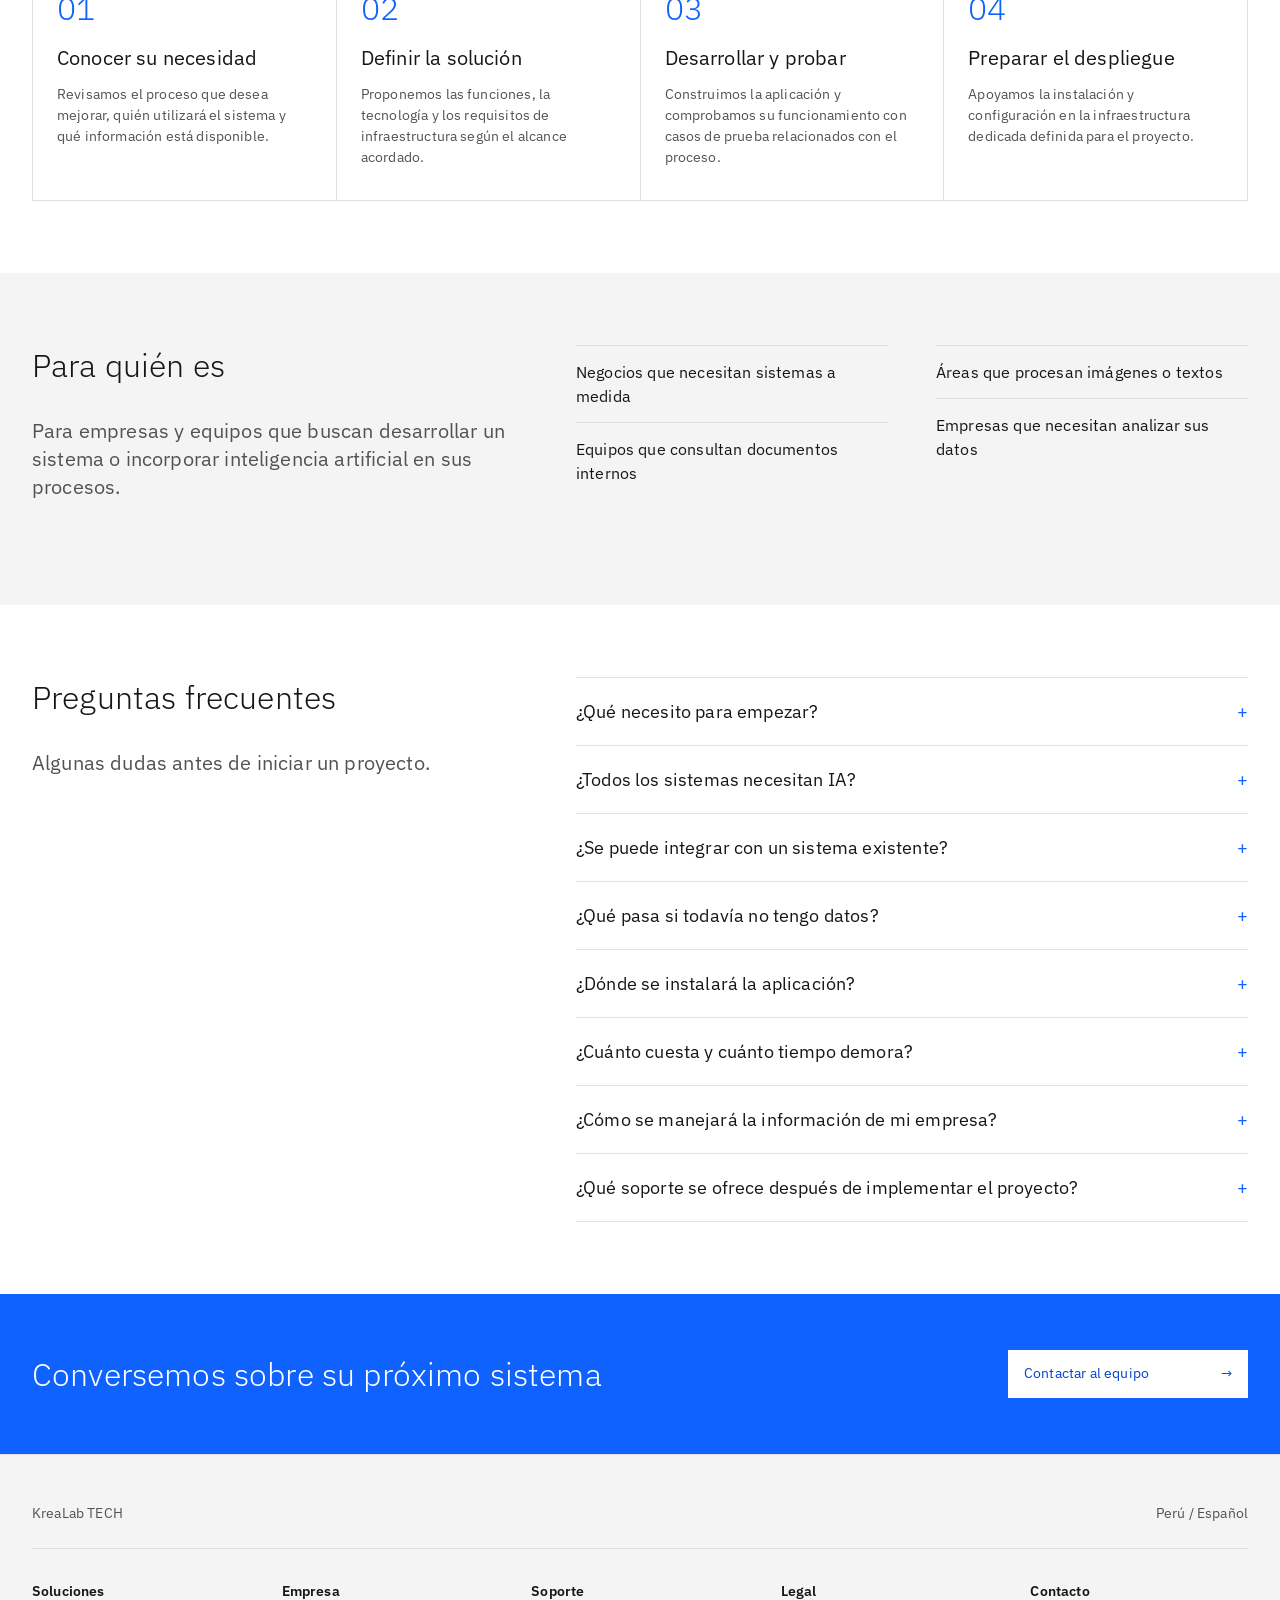
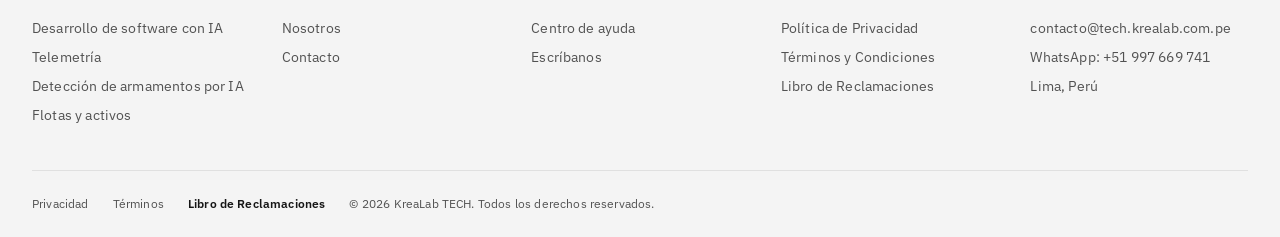
<file: desarrollo-ia.html>
<!DOCTYPE html>
<html lang="es">
<head>
  <meta charset="utf-8">
  <meta name="viewport" content="width=device-width, initial-scale=1, viewport-fit=cover">
  <title>Desarrollo de sistemas e inteligencia artificial · KreaLab TECH</title>
  <meta name="description" content="Desarrollo de sistemas empresariales y aplicaciones de IA adaptadas a su negocio, con apoyo en la implementación y despliegue.">
  <link href="https://fonts.googleapis.com/css2?family=IBM+Plex+Sans:wght@300;400;600&display=swap" rel="stylesheet">
  <script>
    (function () {
      try {
        var t = localStorage.getItem('krealab-theme');
        if (t === 'light' || t === 'dark') {
          document.documentElement.setAttribute('data-theme', t);
        } else {
          var d = (window.matchMedia && window.matchMedia('(prefers-color-scheme: dark)').matches) ? 'dark' : 'light';
          document.documentElement.setAttribute('data-theme', d);
        }
      } catch (e) {}
    })();
  </script>
  <link rel="stylesheet" href="styles.css">
  <style>
    /* Ajustes exclusivos de esta página. */
    #resumen,
    #como-funciona,
    #preguntas {
      scroll-margin-top: 72px;
    }

    .ia-nav {
      display: flex;
      flex-wrap: wrap;
      gap: 12px 24px;
      margin-top: 32px;
      font-size: 14px;
    }

    .ia-nav a {
      color: var(--blue);
      padding-bottom: 6px;
      border-bottom: 2px solid var(--blue);
      text-decoration: none;
      transition: color .15s ease, border-color .15s ease;
    }

    .ia-nav a:hover {
      color: var(--hero-ink);
      border-color: var(--hero-ink);
    }

    .ia-nav a:focus-visible {
      outline: 2px solid var(--blue);
      outline-offset: 4px;
    }

    .ia-page .btn {
      background: #0f62fe;
      color: #fff;
    }

    .ia-page .btn:hover {
      background: #0050e6;
    }

    .ia-page .cta .btn {
      background: #fff;
      color: #0043ce;
    }

    .ia-page .cta .btn:hover {
      background: #e8e8e8;
    }

    /* Portada de Desarrollo e IA con imagen */
    .ia-page .ia-hero-grid {
      display: grid;
      grid-template-columns: minmax(0, 1.15fr) minmax(0, .85fr);
      gap: 48px;
      align-items: center;
      margin-top: 8px;
    }

    .ia-page .ia-hero-content {
      min-width: 0;
    }

    .ia-page .ia-hero-content .kick {
      margin-top: 24px;
    }

    .ia-page .ia-hero-content h1 {
      max-width: 100%;
    }

    .ia-page .ia-hero-content p:not(.kick) {
      max-width: 100%;
    }

    .ia-page .ia-hero-media {
      min-width: 0;
      display: flex;
      justify-content: center;
      align-items: center;
    }

    .ia-page .ia-hero-media img {
      display: block;
      width: 100%;
      height: auto;
      aspect-ratio: 1536 / 1024;
      object-fit: contain;
      border: 1px solid var(--hero-line);
    }

    @media (max-width: 960px) {
      .ia-page .ia-hero-grid {
        grid-template-columns: 1fr;
        gap: 32px;
      }
    }

    /* Iconos SVG de las seis tarjetas de servicios */
    .ia-page #funciones .pts > div::before {
      display: none;
    }

    .ia-page .ia-card-icon {
      display: block;
      width: 32px;
      height: 32px;
      color: var(--blue);
      margin-bottom: 20px;
      flex-shrink: 0;
    }
  </style>
</head>
<body class="ia-page">
  <header class="mast">
    <div class="wrap">
      <div class="bar">
        <button class="burger" aria-label="Abrir menú" aria-expanded="false" aria-controls="menu" id="bg">
          <svg class="icon-menu" width="20" height="20" viewBox="0 0 20 20" fill="currentColor" aria-hidden="true">
            <rect x="2" y="4" width="16" height="2"></rect>
            <rect x="2" y="9" width="16" height="2"></rect>
            <rect x="2" y="14" width="16" height="2"></rect>
          </svg>
          <svg class="icon-close" width="20" height="20" viewBox="0 0 20 20" fill="none" stroke="currentColor" stroke-width="2" stroke-linecap="round" aria-hidden="true">
            <line x1="4" y1="4" x2="16" y2="16"></line>
            <line x1="16" y1="4" x2="4" y2="16"></line>
          </svg>
        </button>
        <a class="logo" href="index.html">KreaLab TECH</a>
        <nav class="menu" id="menu" aria-label="Principal">
          <button aria-expanded="false" aria-controls="m1">
            Soluciones
            <svg class="chevron" width="20" height="20" viewBox="0 0 24 24" fill="none" stroke="currentColor" stroke-width="2" stroke-linecap="round" stroke-linejoin="round" aria-hidden="true">
              <polyline points="6 9 12 15 18 9"></polyline>
            </svg>
          </button>
          <div class="mega" id="m1">
            <div class="wrap">
              <div>
                <b>Desarrollo con IA</b>
                <a href="desarrollo-ia.html">Resumen</a>
                <a href="desarrollo-ia.html#como-funciona">Cómo funciona</a>
                <a href="desarrollo-ia.html#preguntas">Preguntas frecuentes</a>
              </div>
              <div>
                <b>Telemetría</b>
                <a href="telemetria.html">Resumen</a>
                <a href="telemetria.html#como-funciona">Cómo funciona</a>
                <a href="telemetria.html#preguntas">Preguntas frecuentes</a>
              </div>
              <div>
                <b>Seguridad con IA</b>
                <a href="deteccion-armamentos.html">Resumen</a>
                <a href="deteccion-armamentos.html#como-funciona">Cómo funciona</a>
                <a href="deteccion-armamentos.html#preguntas">Preguntas frecuentes</a>
              </div>
              <div>
                <b>Flotas y activos</b>
                <a href="flotas-activos.html">Resumen</a>
                <a href="flotas-activos.html#como-funciona">Cómo funciona</a>
                <a href="flotas-activos.html#preguntas">Preguntas frecuentes</a>
              </div>
            </div>
          </div>
          <a href="nosotros.html">Nosotros</a>
          <a href="soporte.html">Soporte</a>
          <a href="contacto.html">Contacto</a>
        </nav>
        <div class="tools">
          <a class="hide" href="libro-de-reclamaciones.html">Libro de Reclamaciones</a>
          <button type="button" class="theme-btn" id="theme-btn" aria-label="Activar modo oscuro" title="Activar modo oscuro">
            <svg class="theme-icon-sun" width="20" height="20" viewBox="0 0 20 20" fill="none" stroke="currentColor" stroke-width="1.6" stroke-linecap="round" stroke-linejoin="round" aria-hidden="true">
              <circle cx="10" cy="10" r="3.5"></circle>
              <line x1="10" y1="2" x2="10" y2="4"></line>
              <line x1="10" y1="16" x2="10" y2="18"></line>
              <line x1="2" y1="10" x2="4" y2="10"></line>
              <line x1="16" y1="10" x2="18" y2="10"></line>
              <line x1="4.34" y1="4.34" x2="5.76" y2="5.76"></line>
              <line x1="14.24" y1="14.24" x2="15.66" y2="15.66"></line>
              <line x1="4.34" y1="15.66" x2="5.76" y2="14.24"></line>
              <line x1="14.24" y1="5.76" x2="15.66" y2="4.34"></line>
            </svg>
            <svg class="theme-icon-moon" width="20" height="20" viewBox="0 0 20 20" fill="currentColor" aria-hidden="true">
              <path d="M17.293 13.293A8 8 0 016.707 2.707a8.001 8.001 0 1010.586 10.586z"></path>
            </svg>
          </button>
        </div>
      </div>
    </div>
  </header>

  <main>
    <!-- Resumen -->
    <div class="phero" id="resumen">
      <div class="wrap">
        <nav class="crumb" aria-label="Ruta">
          <a href="index.html">Inicio</a> / Desarrollo de sistemas e IA
        </nav>
        <div class="ia-hero-grid">
          <div class="ia-hero-content">
            <p class="kick">Desarrollo con IA</p>
            <h1>Sistemas e inteligencia artificial para su empresa</h1>
            <p>Desarrollamos sistemas empresariales y aplicaciones de inteligencia artificial según las necesidades de su negocio. Apoyamos su implementación y despliegue en infraestructura dedicada.</p>
            <a class="btn" href="contacto.html">Cuéntenos su proyecto <span aria-hidden="true">→</span></a>
            <nav class="ia-nav" aria-label="Secciones de Desarrollo con IA">
              <a href="#funciones">Qué podemos desarrollar</a>
              <a href="#como-funciona">Cómo funciona</a>
              <a href="#preguntas">Preguntas frecuentes</a>
            </nav>
          </div>
          <div class="ia-hero-media">
            <img src="Media/desarrollo-ia.png" alt="Desarrollo de sistemas e inteligencia artificial para empresas" width="1536" height="1024">
          </div>
        </div>
      </div>
    </div>

    <!-- Qué podemos desarrollar -->
    <section id="funciones" class="layer">
      <div class="wrap">
        <h2>Qué podemos desarrollar</h2>
        <p class="lead">Elegimos la tecnología según el proceso que necesita mejorar y la información disponible.</p>
        <div class="pts c3">
          <div>
            <svg class="ia-card-icon" viewBox="0 0 24 24" width="32" height="32" fill="none" stroke="currentColor" stroke-width="2" stroke-linecap="round" stroke-linejoin="round" aria-hidden="true">
              <rect x="3" y="4" width="18" height="16" rx="2"></rect>
              <line x1="3" y1="9" x2="21" y2="9"></line>
              <line x1="7" y1="6.5" x2="7.01" y2="6.5"></line>
              <line x1="10" y1="6.5" x2="10.01" y2="6.5"></line>
              <line x1="7" y1="13" x2="13" y2="13"></line>
              <line x1="7" y1="16" x2="10" y2="16"></line>
            </svg>
            <h3>Sistemas empresariales</h3>
            <p>Aplicaciones para organizar información y gestionar procesos internos, utilizando frameworks de uso extendido en la industria.</p>
          </div>
          <div>
            <svg class="ia-card-icon" viewBox="0 0 24 24" width="32" height="32" fill="none" stroke="currentColor" stroke-width="2" stroke-linecap="round" stroke-linejoin="round" aria-hidden="true">
              <path d="M14 9V5a2 2 0 0 0-2-2H4a2 2 0 0 0-2 2v6a2 2 0 0 0 2 2h2v3l3.5-3H12a2 2 0 0 0 2-2z"></path>
              <path d="M18 9h2a2 2 0 0 1 2 2v6a2 2 0 0 1-2 2h-2v3l-3.5-3H11a2 2 0 0 1-2-2v-1"></path>
            </svg>
            <h3>Asistentes con IA</h3>
            <p>Soluciones con modelos de lenguaje (LLM) y RAG para consultar documentos y responder preguntas a partir de información del negocio.</p>
          </div>
          <div>
            <svg class="ia-card-icon" viewBox="0 0 24 24" width="32" height="32" fill="none" stroke="currentColor" stroke-width="2" stroke-linecap="round" stroke-linejoin="round" aria-hidden="true">
              <path d="M7 3h7l5 5v12a1 1 0 0 1-1 1H7a1 1 0 0 1-1-1V4a1 1 0 0 1 1-1z"></path>
              <polyline points="14 3 14 8 19 8"></polyline>
              <line x1="2" y1="13" x2="22" y2="13"></line>
              <polyline points="4 11 2 13 4 15"></polyline>
              <polyline points="20 11 22 13 20 15"></polyline>
              <line x1="10" y1="17" x2="15" y2="17"></line>
            </svg>
            <h3>Lectura de documentos</h3>
            <p>Aplicaciones con reconocimiento óptico de caracteres (OCR) para extraer texto de imágenes y documentos digitalizados.</p>
          </div>
          <div>
            <svg class="ia-card-icon" viewBox="0 0 24 24" width="32" height="32" fill="none" stroke="currentColor" stroke-width="2" stroke-linecap="round" stroke-linejoin="round" aria-hidden="true">
              <path d="M3 8V5a2 2 0 0 1 2-2h3"></path>
              <path d="M16 3h3a2 2 0 0 1 2 2v3"></path>
              <path d="M3 16v3a2 2 0 0 0 2 2h3"></path>
              <path d="M16 21h3a2 2 0 0 0 2-2v-3"></path>
              <circle cx="12" cy="12" r="3.5"></circle>
            </svg>
            <h3>Visión por computadora</h3>
            <p>Análisis de imágenes y video para identificar objetos o eventos definidos según el uso de la aplicación.</p>
          </div>
          <div>
            <svg class="ia-card-icon" viewBox="0 0 24 24" width="32" height="32" fill="none" stroke="currentColor" stroke-width="2" stroke-linecap="round" stroke-linejoin="round" aria-hidden="true">
              <line x1="3" y1="20" x2="21" y2="20"></line>
              <rect x="5" y="13" width="3" height="7" rx="0.5"></rect>
              <rect x="10.5" y="8" width="3" height="12" rx="0.5"></rect>
              <rect x="16" y="4" width="3" height="16" rx="0.5"></rect>
            </svg>
            <h3>Análisis de datos</h3>
            <p>Modelos de aprendizaje automático y redes neuronales para reconocer patrones, clasificar información y apoyar el análisis de datos.</p>
          </div>
          <div>
            <svg class="ia-card-icon" viewBox="0 0 24 24" width="32" height="32" fill="none" stroke="currentColor" stroke-width="2" stroke-linecap="round" stroke-linejoin="round" aria-hidden="true">
              <line x1="4" y1="6" x2="20" y2="6"></line>
              <line x1="4" y1="10" x2="15" y2="10"></line>
              <line x1="4" y1="14" x2="20" y2="14"></line>
              <line x1="4" y1="18" x2="12" y2="18"></line>
            </svg>
            <h3>Procesamiento de lenguaje</h3>
            <p>Aplicaciones para analizar textos, clasificar mensajes y organizar información escrita mediante técnicas de procesamiento de lenguaje natural.</p>
          </div>
        </div>
      </div>
    </section>

    <!-- Cómo funciona -->
    <section id="como-funciona">
      <div class="wrap">
        <h2>Cómo funciona</h2>
        <p class="lead">Partimos de una necesidad concreta y definimos el alcance antes de desarrollar la solución.</p>
        <div class="pts steps">
          <div>
            <h3>Conocer su necesidad</h3>
            <p>Revisamos el proceso que desea mejorar, quién utilizará el sistema y qué información está disponible.</p>
          </div>
          <div>
            <h3>Definir la solución</h3>
            <p>Proponemos las funciones, la tecnología y los requisitos de infraestructura según el alcance acordado.</p>
          </div>
          <div>
            <h3>Desarrollar y probar</h3>
            <p>Construimos la aplicación y comprobamos su funcionamiento con casos de prueba relacionados con el proceso.</p>
          </div>
          <div>
            <h3>Preparar el despliegue</h3>
            <p>Apoyamos la instalación y configuración en la infraestructura dedicada definida para el proyecto.</p>
          </div>
        </div>
      </div>
    </section>

    <section class="layer">
      <div class="wrap two">
        <div>
          <h2>Para quién es</h2>
          <p class="lead2">Para empresas y equipos que buscan desarrollar un sistema o incorporar inteligencia artificial en sus procesos.</p>
        </div>
        <ul class="tick">
          <li>Negocios que necesitan sistemas a medida</li>
          <li>Equipos que consultan documentos internos</li>
          <li>Áreas que procesan imágenes o textos</li>
          <li>Empresas que necesitan analizar sus datos</li>
        </ul>
      </div>
    </section>

    <!-- Preguntas frecuentes -->
    <section id="preguntas">
      <div class="wrap two">
        <div>
          <h2>Preguntas frecuentes</h2>
          <p class="lead2">Algunas dudas antes de iniciar un proyecto.</p>
        </div>
        <div>
          <details>
            <summary>¿Qué necesito para empezar?</summary>
            <p>Una descripción del problema que desea resolver y del proceso actual. Si cuenta con documentos, datos o un sistema existente, esa información ayudará a evaluar la propuesta.</p>
          </details>
          <details>
            <summary>¿Todos los sistemas necesitan IA?</summary>
            <p>No. La tecnología se elige según la necesidad. Algunos procesos se resuelven con un sistema empresarial; otros pueden beneficiarse de funciones de inteligencia artificial.</p>
          </details>
          <details>
            <summary>¿Se puede integrar con un sistema existente?</summary>
            <p>La posibilidad de integración depende de la tecnología, los accesos y las interfaces disponibles. Estos puntos se revisan antes de definir el alcance.</p>
          </details>
          <details>
            <summary>¿Qué pasa si todavía no tengo datos?</summary>
            <p>Primero se identifica qué información necesita la solución. Para un prototipo pueden evaluarse datos de ejemplo; las pruebas con información real se planifican según el objetivo del proyecto.</p>
          </details>
          <details>
            <summary>¿Dónde se instalará la aplicación?</summary>
            <p>La infraestructura se define según los requisitos del sistema. El servicio contempla apoyo para el despliegue de aplicaciones de IA en infraestructura dedicada.</p>
          </details>
          <details>
            <summary>¿Cuánto cuesta y cuánto tiempo demora?</summary>
            <p>Depende de las funciones, las integraciones y la complejidad del proyecto. El presupuesto y el plazo se establecen después de revisar los requerimientos.</p>
          </details>
          <details>
            <summary>¿Cómo se manejará la información de mi empresa?</summary>
            <p>Antes de utilizar información del negocio, se deben acordar los permisos de acceso, el almacenamiento y las condiciones de uso de los datos.</p>
          </details>
          <details>
            <summary>¿Qué soporte se ofrece después de implementar el proyecto?</summary>
            <p>Recomendamos contar con soporte después de la puesta en marcha para el mantenimiento, las actualizaciones y la atención de incidencias, incluidas las relacionadas con factores externos al sistema. El alcance y las condiciones se definen en la propuesta de cada proyecto.</p>
          </details>
        </div>
      </div>
    </section>

    <div class="cta">
      <div class="wrap">
        <h2>Conversemos sobre su próximo sistema</h2>
        <a class="btn" href="contacto.html">Contactar al equipo <span aria-hidden="true">→</span></a>
      </div>
    </div>
  </main>

  <footer>
    <div class="wrap">
      <div class="loc">
        <span>KreaLab TECH</span>
        <a href="#" style="padding:0">Perú / Español</a>
      </div>
      <div class="cols">
        <div>
          <b>Soluciones</b>
          <a href="desarrollo-ia.html">Desarrollo de software con IA</a>
          <a href="telemetria.html">Telemetría</a>
          <a href="deteccion-armamentos.html">Detección de armamentos por IA</a>
          <a href="flotas-activos.html">Flotas y activos</a>
        </div>
        <div>
          <b>Empresa</b>
          <a href="nosotros.html">Nosotros</a>
          <a href="contacto.html">Contacto</a>
        </div>
        <div>
          <b>Soporte</b>
          <a href="soporte.html">Centro de ayuda</a>
          <a href="contacto.html">Escríbanos</a>
        </div>
        <div>
          <b>Legal</b>
          <a href="privacidad.html">Política de Privacidad</a>
          <a href="terminos.html">Términos y Condiciones</a>
          <a href="libro-de-reclamaciones.html">Libro de Reclamaciones</a>
        </div>
        <div>
          <b>Contacto</b>
          <a href="mailto:contacto@tech.krealab.com.pe">contacto@tech.krealab.com.pe</a>
          <a href="https://wa.me/51997669741?text=Hola%20KreaLab%20TECH%2C%20quisiera%20m%C3%A1s%20informaci%C3%B3n" target="_blank" rel="noopener" aria-label="Escribir por WhatsApp al +51 997 669 741">WhatsApp: +51 997 669 741</a>
          <a href="#">Lima, Perú</a>
        </div>
      </div>
      <div class="legal">
        <a href="privacidad.html">Privacidad</a>
        <a href="terminos.html">Términos</a>
        <a class="libro" href="libro-de-reclamaciones.html">Libro de Reclamaciones</a>
        <span>© 2026 KreaLab TECH. Todos los derechos reservados.</span>
      </div>
    </div>
  </footer>

  <button type="button" class="scroll-top" id="scroll-top" aria-label="Volver al principio" title="Volver arriba" tabindex="-1" aria-hidden="true">
    <svg width="20" height="20" viewBox="0 0 24 24" fill="none" stroke="currentColor" stroke-width="2.5" stroke-linecap="round" stroke-linejoin="round" aria-hidden="true">
      <path d="M12 19V5M5 12l7-7 7 7"/>
    </svg>
  </button>
  <script src="script.js"></script>
</body>
</html>
</file>
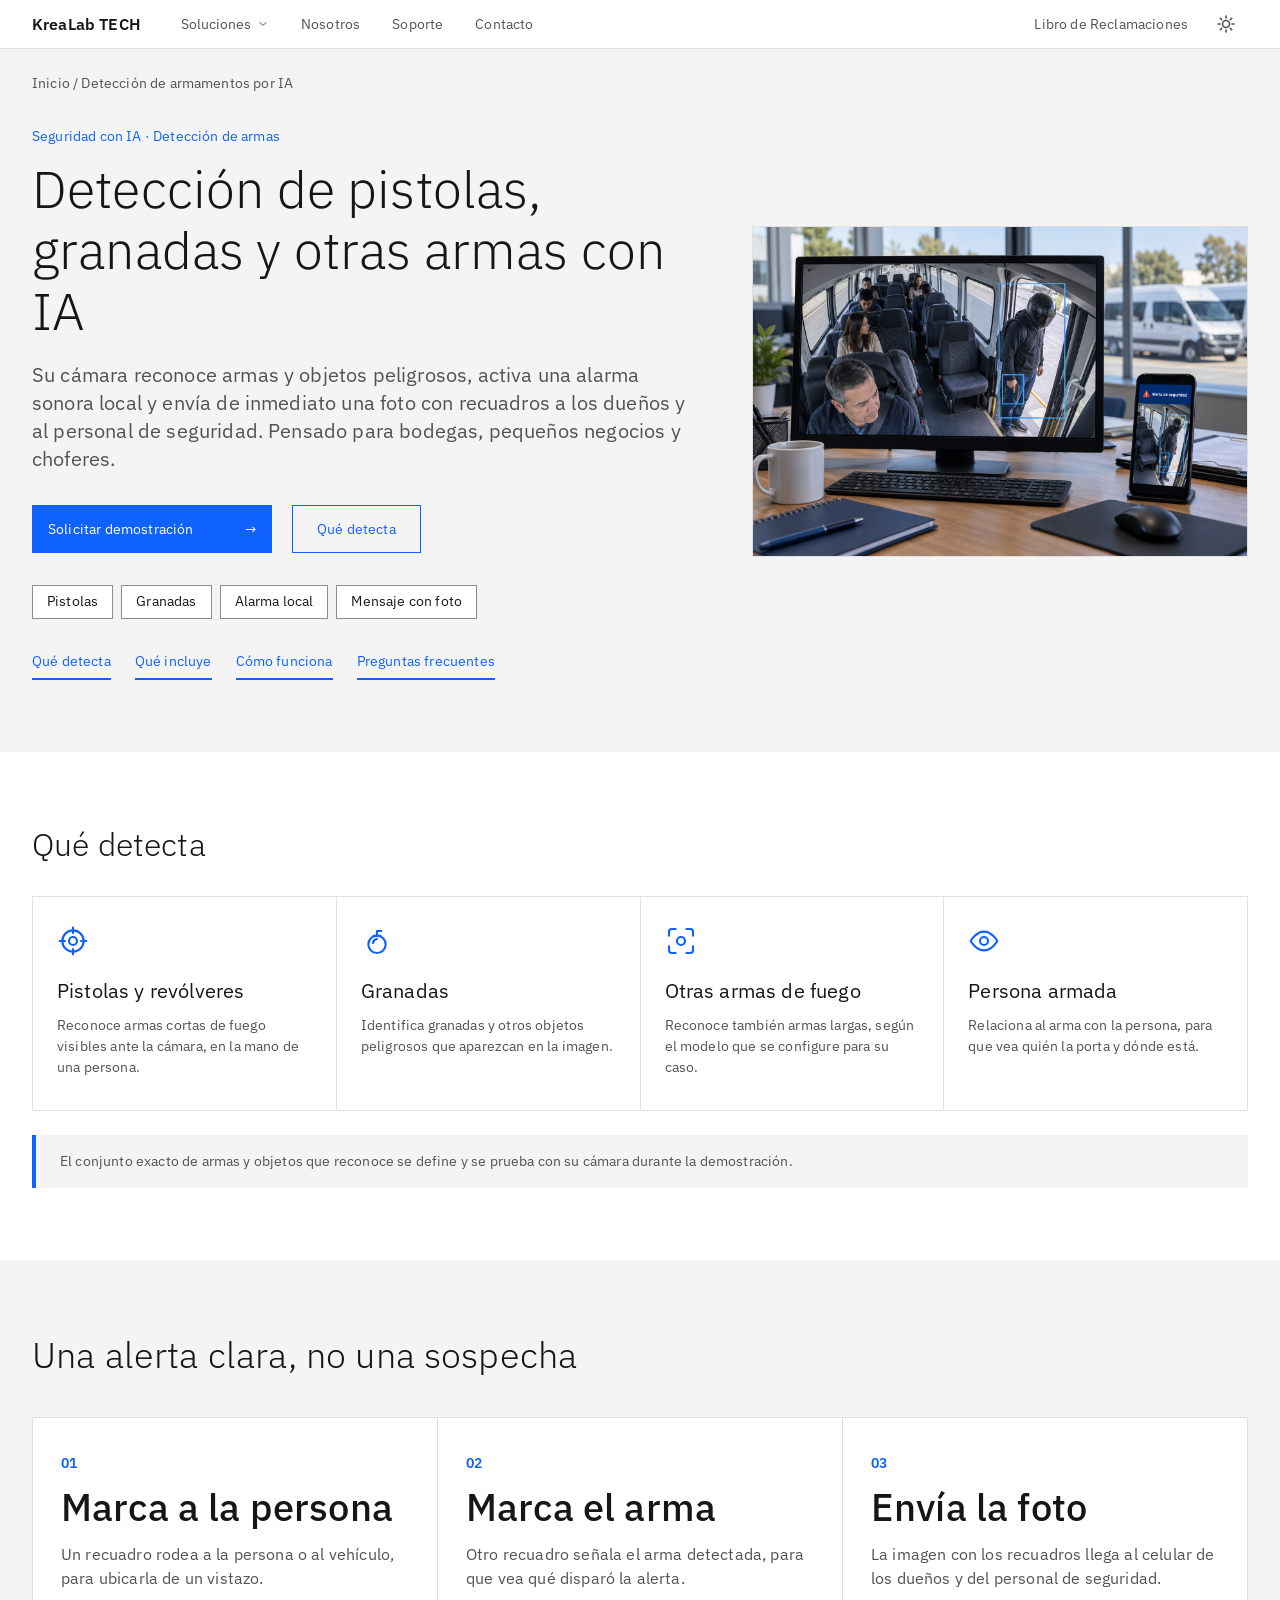
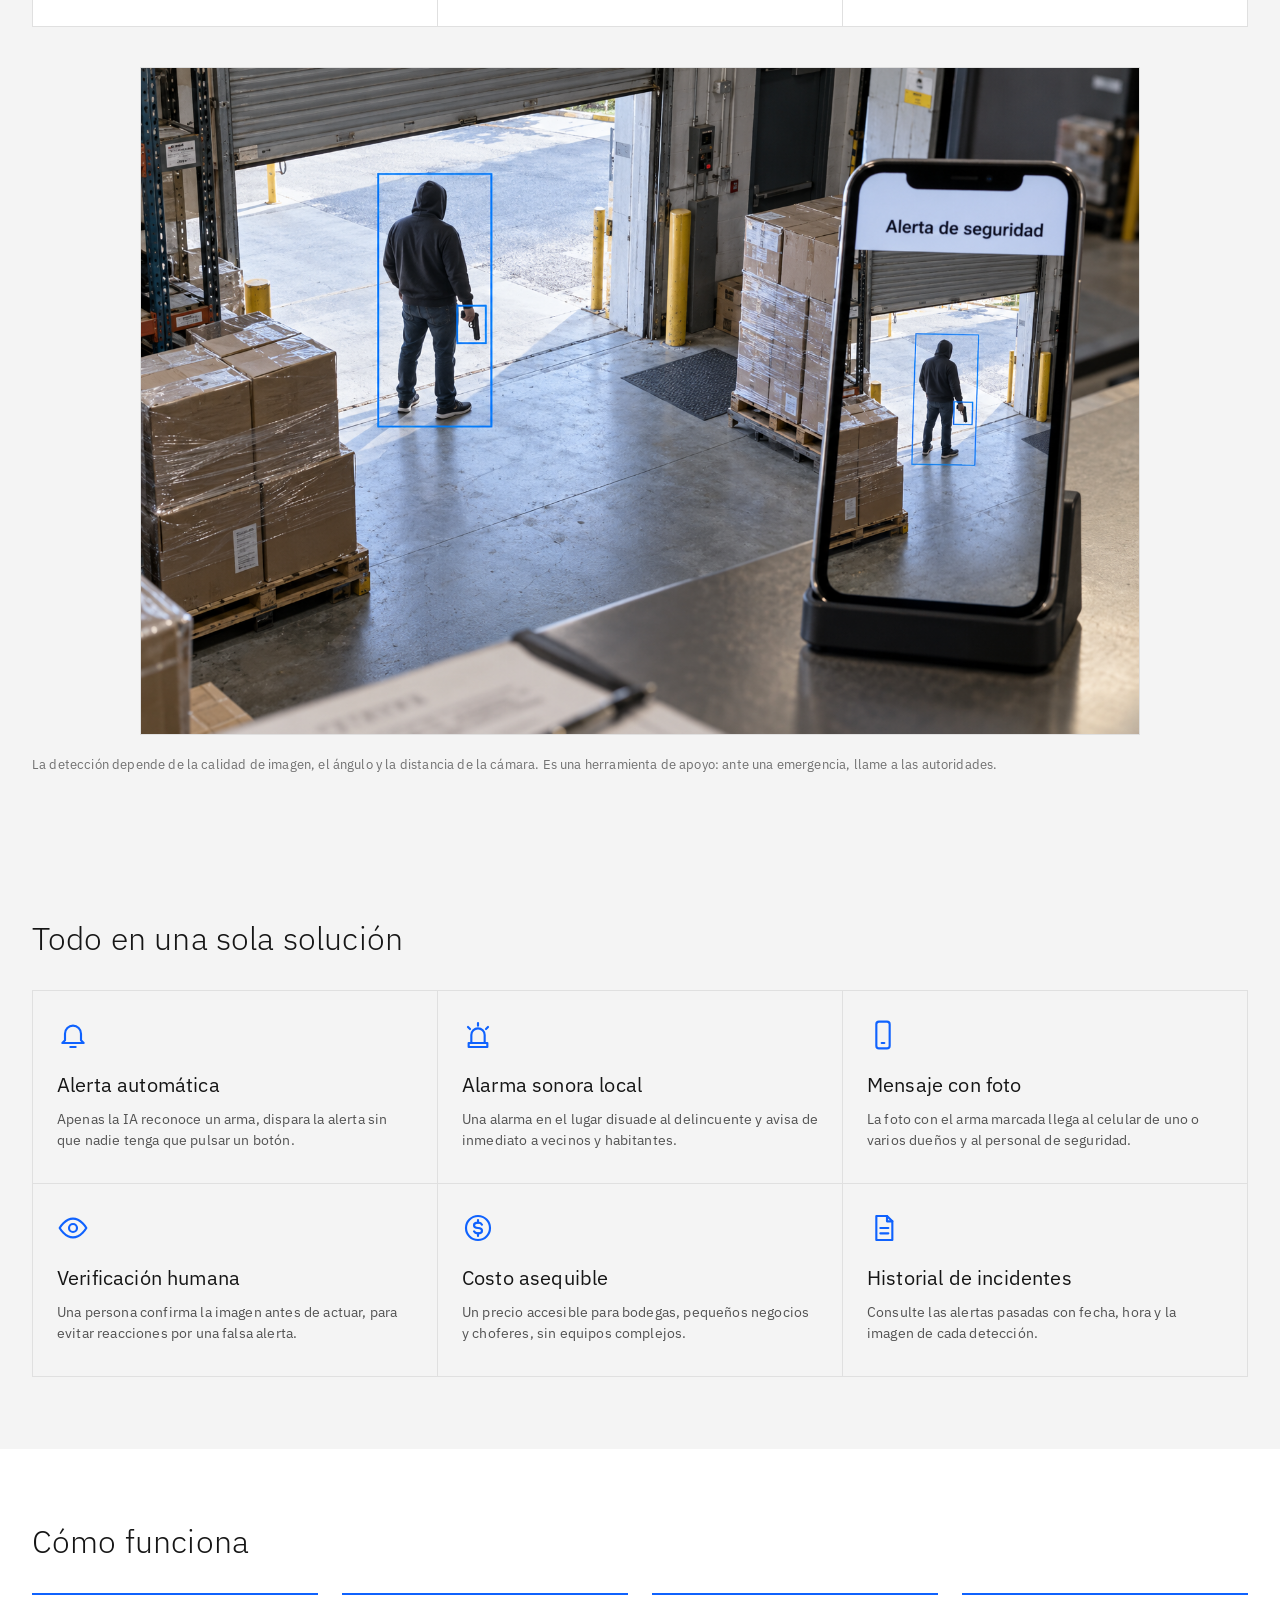
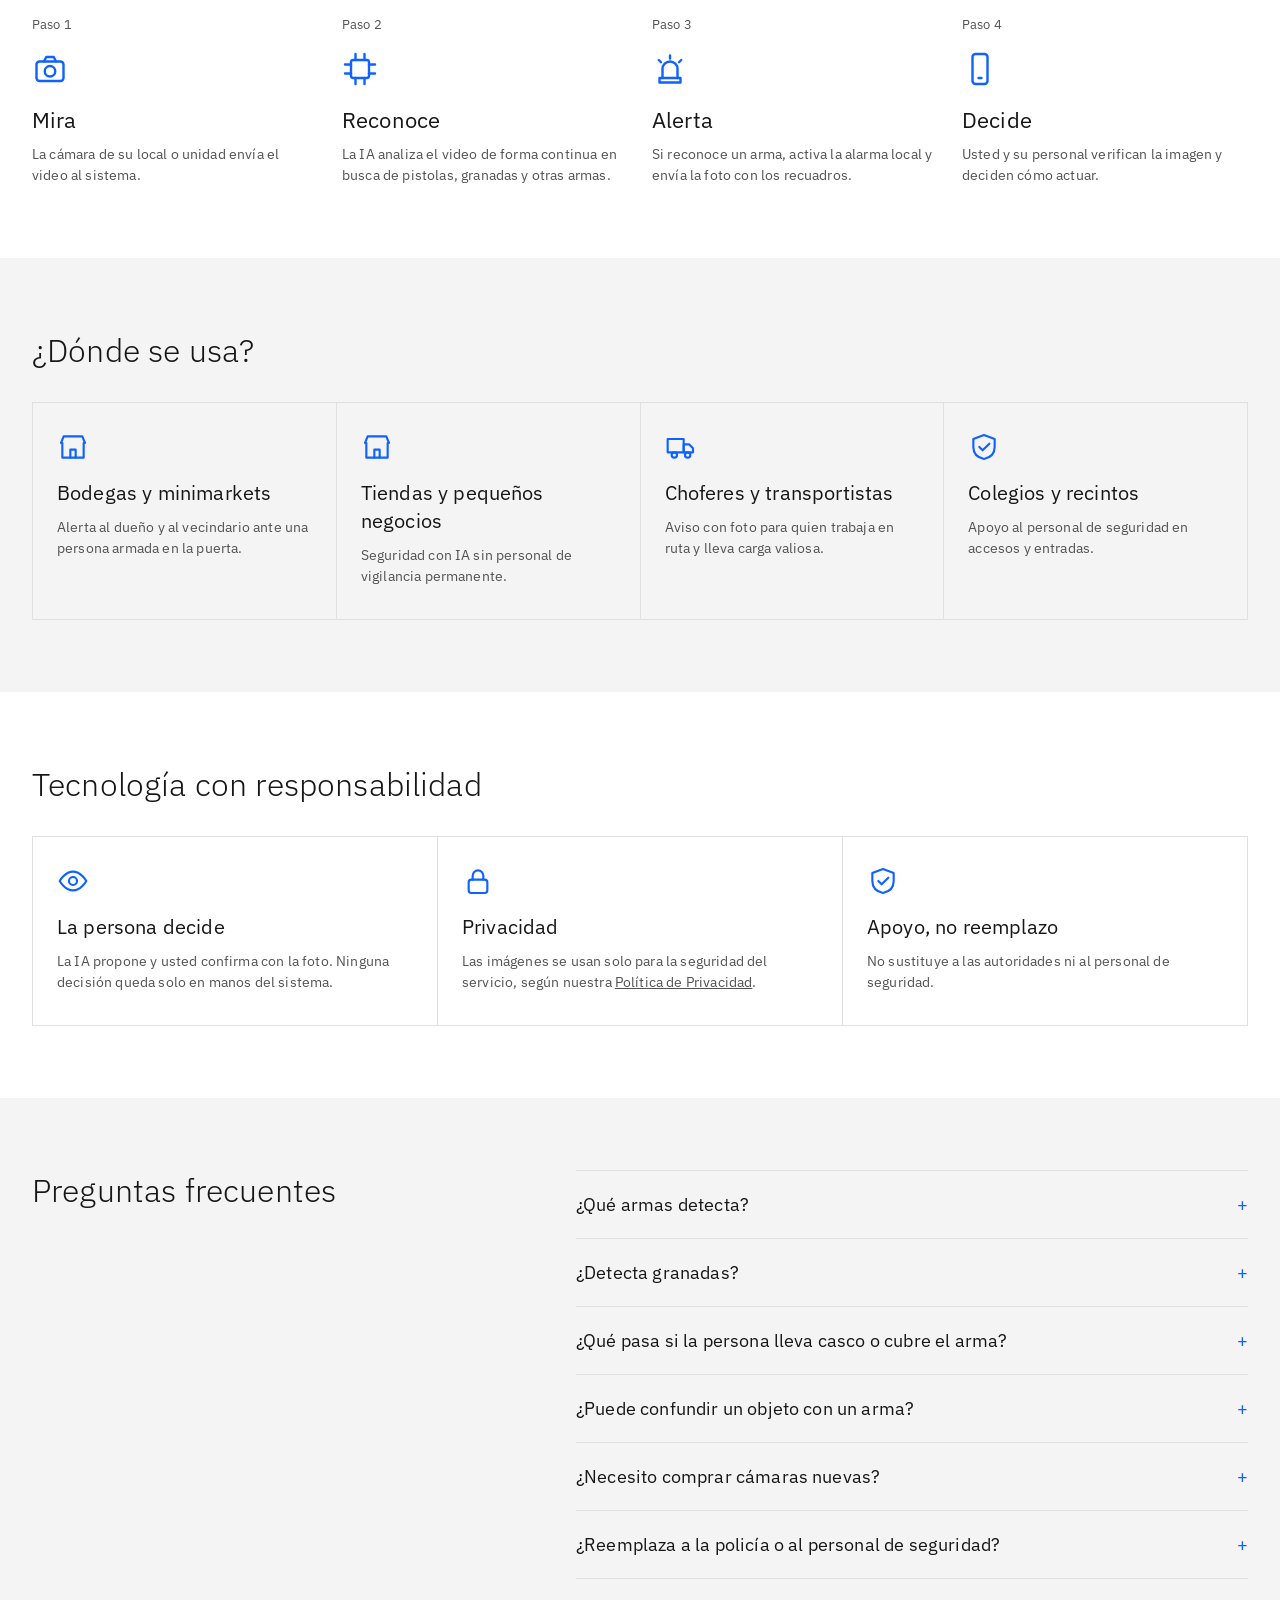
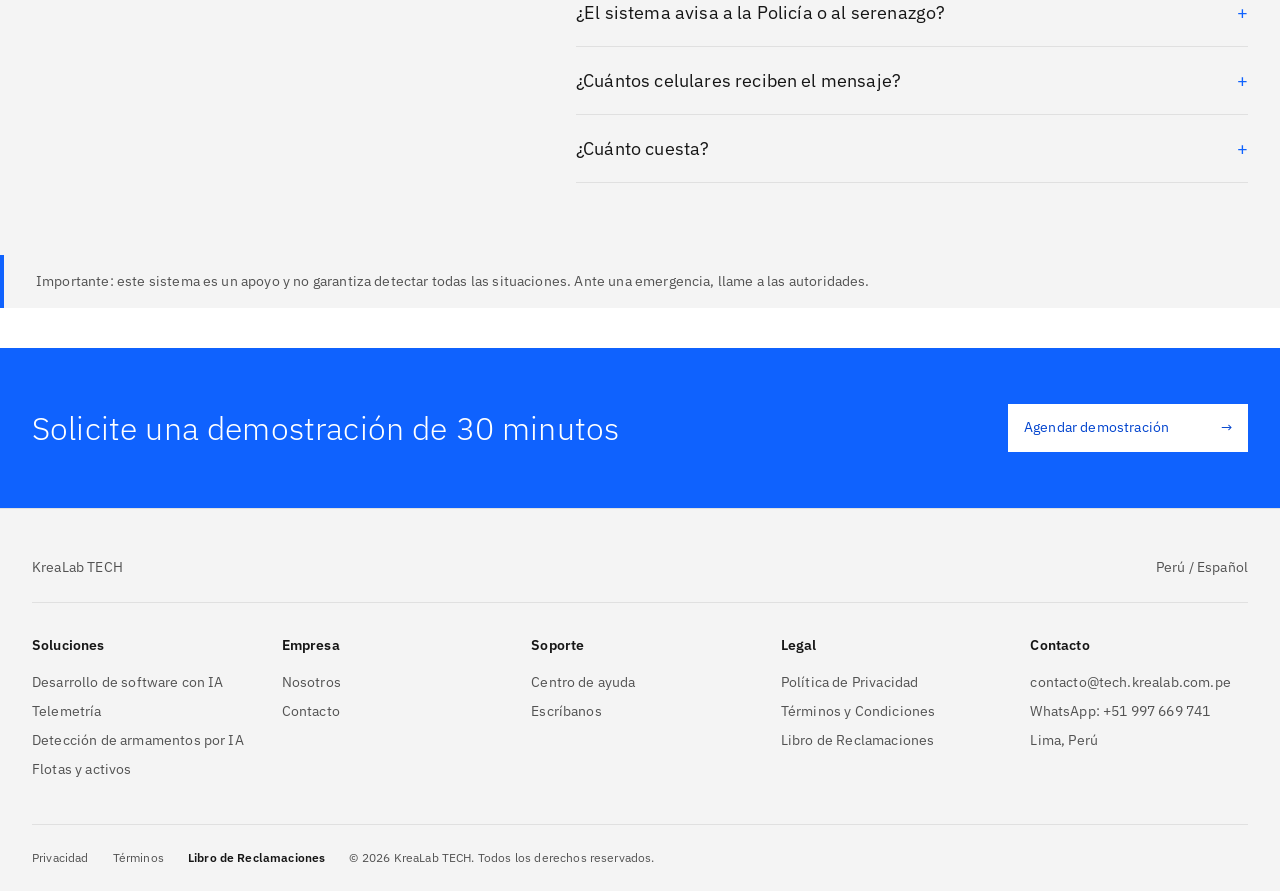
<file: deteccion-armamentos.html>
<!DOCTYPE html>
<html lang="es">
<head>
  <meta charset="utf-8">
  <meta name="viewport" content="width=device-width, initial-scale=1, viewport-fit=cover">
  <title>Detección de armas con IA · KreaLab TECH</title>
  <meta name="description" content="Detección de pistolas, granadas y otras armas con IA: alarma local y mensaje con foto a su celular.">
  <link href="https://fonts.googleapis.com/css2?family=IBM+Plex+Sans:wght@300;400;600&display=swap" rel="stylesheet">
  <script>
    (function () {
      try {
        var t = localStorage.getItem('krealab-theme');
        if (t === 'light' || t === 'dark') {
          document.documentElement.setAttribute('data-theme', t);
        } else {
          var d = (window.matchMedia && window.matchMedia('(prefers-color-scheme: dark)').matches) ? 'dark' : 'light';
          document.documentElement.setAttribute('data-theme', d);
        }
      } catch (e) {}
    })();
  </script>
  <link rel="stylesheet" href="styles.css">
</head>
<body class="service-page seguridad-page">
  <header class="mast">
    <div class="wrap">
      <div class="bar">
        <button class="burger" aria-label="Abrir menú" aria-expanded="false" aria-controls="menu" id="bg">
          <svg class="icon-menu" width="20" height="20" viewBox="0 0 20 20" fill="currentColor" aria-hidden="true">
            <rect x="2" y="4" width="16" height="2"></rect>
            <rect x="2" y="9" width="16" height="2"></rect>
            <rect x="2" y="14" width="16" height="2"></rect>
          </svg>
          <svg class="icon-close" width="20" height="20" viewBox="0 0 20 20" fill="none" stroke="currentColor" stroke-width="2" stroke-linecap="round" aria-hidden="true">
            <line x1="4" y1="4" x2="16" y2="16"></line>
            <line x1="16" y1="4" x2="4" y2="16"></line>
          </svg>
        </button>
        <a class="logo" href="index.html">KreaLab TECH</a>
        <nav class="menu" id="menu" aria-label="Principal">
          <button aria-expanded="false" aria-controls="m1">
            Soluciones
            <svg class="chevron" width="20" height="20" viewBox="0 0 24 24" fill="none" stroke="currentColor" stroke-width="2" stroke-linecap="round" stroke-linejoin="round" aria-hidden="true">
              <polyline points="6 9 12 15 18 9"></polyline>
            </svg>
          </button>
          <div class="mega" id="m1">
            <div class="wrap">
              <div>
                <b>Desarrollo con IA</b>
                <a href="desarrollo-ia.html">Resumen</a>
                <a href="desarrollo-ia.html#como-funciona">Cómo funciona</a>
                <a href="desarrollo-ia.html#preguntas">Preguntas frecuentes</a>
              </div>
              <div>
                <b>Telemetría</b>
                <a href="telemetria.html">Resumen</a>
                <a href="telemetria.html#como-funciona">Cómo funciona</a>
                <a href="telemetria.html#preguntas">Preguntas frecuentes</a>
              </div>
              <div>
                <b>Seguridad con IA</b>
                <a href="deteccion-armamentos.html">Resumen</a>
                <a href="deteccion-armamentos.html#como-funciona">Cómo funciona</a>
                <a href="deteccion-armamentos.html#preguntas">Preguntas frecuentes</a>
              </div>
              <div>
                <b>Flotas y activos</b>
                <a href="flotas-activos.html">Resumen</a>
                <a href="flotas-activos.html#como-funciona">Cómo funciona</a>
                <a href="flotas-activos.html#preguntas">Preguntas frecuentes</a>
              </div>
            </div>
          </div>
          <a href="nosotros.html">Nosotros</a>
          <a href="soporte.html">Soporte</a>
          <a href="contacto.html">Contacto</a>
        </nav>
        <div class="tools">
          <a class="hide" href="libro-de-reclamaciones.html">Libro de Reclamaciones</a>
          <button type="button" class="theme-btn" id="theme-btn" aria-label="Activar modo oscuro" title="Activar modo oscuro">
            <svg class="theme-icon-sun" width="20" height="20" viewBox="0 0 20 20" fill="none" stroke="currentColor" stroke-width="1.6" stroke-linecap="round" stroke-linejoin="round" aria-hidden="true">
              <circle cx="10" cy="10" r="3.5"></circle>
              <line x1="10" y1="2" x2="10" y2="4"></line>
              <line x1="10" y1="16" x2="10" y2="18"></line>
              <line x1="2" y1="10" x2="4" y2="10"></line>
              <line x1="16" y1="10" x2="18" y2="10"></line>
              <line x1="4.34" y1="4.34" x2="5.76" y2="5.76"></line>
              <line x1="14.24" y1="14.24" x2="15.66" y2="15.66"></line>
              <line x1="4.34" y1="15.66" x2="5.76" y2="14.24"></line>
              <line x1="14.24" y1="5.76" x2="15.66" y2="4.34"></line>
            </svg>
            <svg class="theme-icon-moon" width="20" height="20" viewBox="0 0 20 20" fill="currentColor" aria-hidden="true">
              <path d="M17.293 13.293A8 8 0 016.707 2.707a8.001 8.001 0 1010.586 10.586z"></path>
            </svg>
          </button>
        </div>
      </div>
    </div>
  </header>

  <main>
    <div class="phero" id="resumen">
      <div class="wrap">
        <nav class="crumb" aria-label="Ruta">
          <a href="index.html">Inicio</a> /
          Detección de armamentos por IA
        </nav>

        <div class="service-hero-grid has-media">
          <div class="service-hero-content">
            <p class="kick">Seguridad con IA · Detección de armas</p>
            <h1>Detección de pistolas, granadas y otras armas con IA</h1>
            <p>
              Su cámara reconoce armas y objetos peligrosos, activa una alarma sonora local y envía de inmediato una foto con recuadros a los dueños y al personal de seguridad. Pensado para bodegas, pequeños negocios y choferes.
            </p>
            <div style="display:flex;gap:12px;flex-wrap:wrap;align-items:center;">
              <a class="btn" href="contacto.html">
                Solicitar demostración <span aria-hidden="true">→</span>
              </a>
              <a class="btn alt" href="#que-detecta">
                Qué detecta
              </a>
            </div>

            <ul class="pills">
              <li>Pistolas</li>
              <li>Granadas</li>
              <li>Alarma local</li>
              <li>Mensaje con foto</li>
            </ul>

            <nav class="service-nav" aria-label="Secciones de Seguridad con IA">
              <a href="#que-detecta">Qué detecta</a>
              <a href="#funciones">Qué incluye</a>
              <a href="#como-funciona">Cómo funciona</a>
              <a href="#preguntas">Preguntas frecuentes</a>
            </nav>
          </div>

          <div class="service-hero-media">
            <img src="Media/seguridad-ia.png" alt="Sistema de detección de armamentos por inteligencia artificial" width="1536" height="1024">
          </div>
        </div>
      </div>
    </div>

    <section id="que-detecta">
      <div class="wrap">
        <h2>Qué detecta</h2>
        <div class="ft c4">
          <div>
            <svg class="service-card-icon" viewBox="0 0 24 24" fill="none" stroke="currentColor" stroke-width="1.6" stroke-linecap="round" stroke-linejoin="round" aria-hidden="true">
              <circle cx="12" cy="12" r="8"></circle>
              <circle cx="12" cy="12" r="3"></circle>
              <path d="M12 2v4M12 18v4M2 12h4M18 12h4"></path>
            </svg>
            <h3>Pistolas y revólveres</h3>
            <p>Reconoce armas cortas de fuego visibles ante la cámara, en la mano de una persona.</p>
          </div>
          <div>
            <svg class="service-card-icon" viewBox="0 0 24 24" fill="none" stroke="currentColor" stroke-width="1.6" stroke-linecap="round" stroke-linejoin="round" aria-hidden="true">
              <circle cx="12" cy="14.5" r="6.5"></circle>
              <path d="M9.5 8.2h5M12 8.2V4.5M12 4.5h3.2"></path>
              <path d="M9 13.5a3.5 3.5 0 0 1 3-3"></path>
            </svg>
            <h3>Granadas</h3>
            <p>Identifica granadas y otros objetos peligrosos que aparezcan en la imagen.</p>
          </div>
          <div>
            <svg class="service-card-icon" viewBox="0 0 24 24" fill="none" stroke="currentColor" stroke-width="1.6" stroke-linecap="round" stroke-linejoin="round" aria-hidden="true">
              <path d="M3 8V5a2 2 0 0 1 2-2h3M16 3h3a2 2 0 0 1 2 2v3M21 16v3a2 2 0 0 1-2 2h-3M8 21H5a2 2 0 0 1-2-2v-3"></path>
              <circle cx="12" cy="12" r="3"></circle>
            </svg>
            <h3>Otras armas de fuego</h3>
            <p>Reconoce también armas largas, según el modelo que se configure para su caso.</p>
          </div>
          <div>
            <svg class="service-card-icon" viewBox="0 0 24 24" fill="none" stroke="currentColor" stroke-width="1.6" stroke-linecap="round" stroke-linejoin="round" aria-hidden="true">
              <path d="M2 12s4-7 10-7 10 7 10 7-4 7-10 7S2 12 2 12z"></path>
              <circle cx="12" cy="12" r="3"></circle>
            </svg>
            <h3>Persona armada</h3>
            <p>Relaciona al arma con la persona, para que vea quién la porta y dónde está.</p>
          </div>
        </div>
        <p class="box" style="margin-top:24px">El conjunto exacto de armas y objetos que reconoce se define y se prueba con su cámara durante la demostración.</p>
      </div>
    </section>

    <div class="impact">
      <div class="wrap">
        <h2>Una alerta clara, no una sospecha</h2>
        <div class="g3">
          <div>
            <span class="n">01</span>
            <p class="big">Marca a la persona</p>
            <p>Un recuadro rodea a la persona o al vehículo, para ubicarla de un vistazo.</p>
          </div>
          <div>
            <span class="n">02</span>
            <p class="big">Marca el arma</p>
            <p>Otro recuadro señala el arma detectada, para que vea qué disparó la alerta.</p>
          </div>
          <div>
            <span class="n">03</span>
            <p class="big">Envía la foto</p>
            <p>La imagen con los recuadros llega al celular de los dueños y del personal de seguridad.</p>
          </div>
        </div>
        <div class="impact-media">
          <img src="Media/deteccion-alerta-almacen.png" alt="Ejemplo ilustrativo de detección de una persona con un arma en un almacén y envío de alerta al celular" width="1536" height="1024">
        </div>
        <p class="fine">La detección depende de la calidad de imagen, el ángulo y la distancia de la cámara. Es una herramienta de apoyo: ante una emergencia, llame a las autoridades.</p>
      </div>
    </div>

    <section id="funciones" class="layer">
      <div class="wrap">
        <h2>Todo en una sola solución</h2>
        <div class="ft c3">
          <div>
            <svg class="service-card-icon" viewBox="0 0 24 24" fill="none" stroke="currentColor" stroke-width="1.6" stroke-linecap="round" stroke-linejoin="round" aria-hidden="true">
              <path d="M18 16V11a6 6 0 1 0-12 0v5l-2 2h16z"></path>
              <path d="M10 21h4"></path>
            </svg>
            <h3>Alerta automática</h3>
            <p>Apenas la IA reconoce un arma, dispara la alerta sin que nadie tenga que pulsar un botón.</p>
          </div>

          <div>
            <svg class="service-card-icon" viewBox="0 0 24 24" fill="none" stroke="currentColor" stroke-width="1.6" stroke-linecap="round" stroke-linejoin="round" aria-hidden="true">
              <path d="M7 18v-6a5 5 0 0 1 10 0v6"></path>
              <path d="M5 18h14v3H5z"></path>
              <path d="M12 3v2M4.5 6l1.5 1.5M19.5 6L18 7.5"></path>
            </svg>
            <h3>Alarma sonora local</h3>
            <p>Una alarma en el lugar disuade al delincuente y avisa de inmediato a vecinos y habitantes.</p>
          </div>

          <div>
            <svg class="service-card-icon" viewBox="0 0 24 24" fill="none" stroke="currentColor" stroke-width="1.6" stroke-linecap="round" stroke-linejoin="round" aria-hidden="true">
              <rect x="7" y="2" width="10" height="20" rx="2"></rect>
              <path d="M11 18h2"></path>
            </svg>
            <h3>Mensaje con foto</h3>
            <p>La foto con el arma marcada llega al celular de uno o varios dueños y al personal de seguridad.</p>
          </div>

          <div>
            <svg class="service-card-icon" viewBox="0 0 24 24" fill="none" stroke="currentColor" stroke-width="1.6" stroke-linecap="round" stroke-linejoin="round" aria-hidden="true">
              <path d="M2 12s4-7 10-7 10 7 10 7-4 7-10 7S2 12 2 12z"></path>
              <circle cx="12" cy="12" r="3"></circle>
            </svg>
            <h3>Verificación humana</h3>
            <p>Una persona confirma la imagen antes de actuar, para evitar reacciones por una falsa alerta.</p>
          </div>

          <div>
            <svg class="service-card-icon" viewBox="0 0 24 24" fill="none" stroke="currentColor" stroke-width="1.6" stroke-linecap="round" stroke-linejoin="round" aria-hidden="true">
              <circle cx="12" cy="12" r="9"></circle>
              <path d="M15 9.5a3 2.5 0 0 0-3-1.5c-1.7 0-3 .9-3 2s1.3 2 3 2 3 .9 3 2-1.3 2-3 2a3 2.5 0 0 1-3-1.5"></path>
              <path d="M12 6v2M12 16v2"></path>
            </svg>
            <h3>Costo asequible</h3>
            <p>Un precio accesible para bodegas, pequeños negocios y choferes, sin equipos complejos.</p>
          </div>

          <div>
            <svg class="service-card-icon" viewBox="0 0 24 24" fill="none" stroke="currentColor" stroke-width="1.6" stroke-linecap="round" stroke-linejoin="round" aria-hidden="true">
              <path d="M7 3h8l4 4v14H7z"></path>
              <path d="M15 3v4h4M10 12h6M10 16h6"></path>
            </svg>
            <h3>Historial de incidentes</h3>
            <p>Consulte las alertas pasadas con fecha, hora y la imagen de cada detección.</p>
          </div>
        </div>
      </div>
    </section>

    <section id="como-funciona">
      <div class="wrap">
        <h2>Cómo funciona</h2>
        <div class="flow">
          <div>
            <span class="n">Paso 1</span>
            <svg class="ic" viewBox="0 0 24 24" fill="none" stroke="currentColor" stroke-width="1.6" stroke-linecap="round" stroke-linejoin="round" aria-hidden="true">
              <rect x="3" y="7" width="18" height="13" rx="2"></rect>
              <circle cx="12" cy="13.5" r="3.5"></circle>
              <path d="M8 7l1.5-3h5L16 7"></path>
            </svg>
            <h3>Mira</h3>
            <p>La cámara de su local o unidad envía el video al sistema.</p>
          </div>
          <div>
            <span class="n">Paso 2</span>
            <svg class="ic" viewBox="0 0 24 24" fill="none" stroke="currentColor" stroke-width="1.6" stroke-linecap="round" stroke-linejoin="round" aria-hidden="true">
              <rect x="6" y="6" width="12" height="12" rx="1.5"></rect>
              <path d="M9 2v4M15 2v4M9 18v4M15 18v4M2 9h4M2 15h4M18 9h4M18 15h4"></path>
            </svg>
            <h3>Reconoce</h3>
            <p>La IA analiza el video de forma continua en busca de pistolas, granadas y otras armas.</p>
          </div>
          <div>
            <span class="n">Paso 3</span>
            <svg class="ic" viewBox="0 0 24 24" fill="none" stroke="currentColor" stroke-width="1.6" stroke-linecap="round" stroke-linejoin="round" aria-hidden="true">
              <path d="M7 18v-6a5 5 0 0 1 10 0v6"></path>
              <path d="M5 18h14v3H5z"></path>
              <path d="M12 3v2M4.5 6l1.5 1.5M19.5 6L18 7.5"></path>
            </svg>
            <h3>Alerta</h3>
            <p>Si reconoce un arma, activa la alarma local y envía la foto con los recuadros.</p>
          </div>
          <div>
            <span class="n">Paso 4</span>
            <svg class="ic" viewBox="0 0 24 24" fill="none" stroke="currentColor" stroke-width="1.6" stroke-linecap="round" stroke-linejoin="round" aria-hidden="true">
              <rect x="7" y="2" width="10" height="20" rx="2"></rect>
              <path d="M11 18h2"></path>
            </svg>
            <h3>Decide</h3>
            <p>Usted y su personal verifican la imagen y deciden cómo actuar.</p>
          </div>
        </div>
      </div>
    </section>

    <section class="layer">
      <div class="wrap">
        <h2>¿Dónde se usa?</h2>
        <div class="ft c4">
          <div>
            <svg class="ic" viewBox="0 0 24 24" fill="none" stroke="currentColor" stroke-width="1.6" stroke-linecap="round" stroke-linejoin="round" aria-hidden="true">
              <path d="M3 9l2-5h14l2 5"></path>
              <path d="M4 9v11h16V9"></path>
              <path d="M10 20v-6h4v6"></path>
            </svg>
            <h3>Bodegas y minimarkets</h3>
            <p>Alerta al dueño y al vecindario ante una persona armada en la puerta.</p>
          </div>
          <div>
            <svg class="ic" viewBox="0 0 24 24" fill="none" stroke="currentColor" stroke-width="1.6" stroke-linecap="round" stroke-linejoin="round" aria-hidden="true">
              <path d="M3 9l2-5h14l2 5"></path>
              <path d="M4 9v11h16V9"></path>
              <path d="M10 20v-6h4v6"></path>
            </svg>
            <h3>Tiendas y pequeños negocios</h3>
            <p>Seguridad con IA sin personal de vigilancia permanente.</p>
          </div>
          <div>
            <svg class="ic" viewBox="0 0 24 24" fill="none" stroke="currentColor" stroke-width="1.6" stroke-linecap="round" stroke-linejoin="round" aria-hidden="true">
              <path d="M2 6h12v10H2z"></path>
              <path d="M14 10h4l3 3v3h-7z"></path>
              <circle cx="7" cy="18" r="2"></circle>
              <circle cx="17" cy="18" r="2"></circle>
            </svg>
            <h3>Choferes y transportistas</h3>
            <p>Aviso con foto para quien trabaja en ruta y lleva carga valiosa.</p>
          </div>
          <div>
            <svg class="ic" viewBox="0 0 24 24" fill="none" stroke="currentColor" stroke-width="1.6" stroke-linecap="round" stroke-linejoin="round" aria-hidden="true">
              <path d="M12 3l8 3v6c0 5-3.5 8-8 9-4.5-1-8-4-8-9V6z"></path>
              <path d="M8.5 12l2.5 2.5L16 9.5"></path>
            </svg>
            <h3>Colegios y recintos</h3>
            <p>Apoyo al personal de seguridad en accesos y entradas.</p>
          </div>
        </div>
      </div>
    </section>

    <section>
      <div class="wrap">
        <h2>Tecnología con responsabilidad</h2>
        <div class="ft c3">
          <div>
            <svg class="ic" viewBox="0 0 24 24" fill="none" stroke="currentColor" stroke-width="1.6" stroke-linecap="round" stroke-linejoin="round" aria-hidden="true">
              <path d="M2 12s4-7 10-7 10 7 10 7-4 7-10 7S2 12 2 12z"></path>
              <circle cx="12" cy="12" r="3"></circle>
            </svg>
            <h3>La persona decide</h3>
            <p>La IA propone y usted confirma con la foto. Ninguna decisión queda solo en manos del sistema.</p>
          </div>
          <div>
            <svg class="ic" viewBox="0 0 24 24" fill="none" stroke="currentColor" stroke-width="1.6" stroke-linecap="round" stroke-linejoin="round" aria-hidden="true">
              <rect x="5" y="11" width="14" height="10" rx="2"></rect>
              <path d="M8 11V8a4 4 0 0 1 8 0v3"></path>
            </svg>
            <h3>Privacidad</h3>
            <p>Las imágenes se usan solo para la seguridad del servicio, según nuestra <a href="privacidad.html" style="text-decoration:underline">Política de Privacidad</a>.</p>
          </div>
          <div>
            <svg class="ic" viewBox="0 0 24 24" fill="none" stroke="currentColor" stroke-width="1.6" stroke-linecap="round" stroke-linejoin="round" aria-hidden="true">
              <path d="M12 3l8 3v6c0 5-3.5 8-8 9-4.5-1-8-4-8-9V6z"></path>
              <path d="M8.5 12l2.5 2.5L16 9.5"></path>
            </svg>
            <h3>Apoyo, no reemplazo</h3>
            <p>No sustituye a las autoridades ni al personal de seguridad.</p>
          </div>
        </div>
      </div>
    </section>

    <section id="preguntas" class="layer">
      <div class="wrap two">
        <div>
          <h2>Preguntas frecuentes</h2>
        </div>
        <div>
          <details>
            <summary>¿Qué armas detecta?</summary>
            <p>Está pensado para reconocer pistolas y revólveres, otras armas de fuego y objetos peligrosos como granadas. El alcance exacto se define en la demostración según su caso.</p>
          </details>
          <details>
            <summary>¿Detecta granadas?</summary>
            <p>Sí está contemplado, siempre que el objeto sea visible ante la cámara. La precisión depende del modelo configurado, la calidad de imagen y el ángulo; lo probamos con su cámara.</p>
          </details>
          <details>
            <summary>¿Qué pasa si la persona lleva casco o cubre el arma?</summary>
            <p>La detección depende de que el arma sea visible para la cámara. Si queda cubierta, el sistema puede no reconocerla; por eso es una herramienta de apoyo.</p>
          </details>
          <details>
            <summary>¿Puede confundir un objeto con un arma?</summary>
            <p>Ningún sistema es perfecto. Por eso cada alerta llega con una foto y recuadros para que una persona la verifique antes de actuar.</p>
          </details>
          <details>
            <summary>¿Necesito comprar cámaras nuevas?</summary>
            <p>Evaluamos si sus cámaras actuales son compatibles. En la demostración revisamos su caso y le indicamos qué necesita.</p>
          </details>
          <details>
            <summary>¿Reemplaza a la policía o al personal de seguridad?</summary>
            <p>No. Ante una emergencia debe contactar a las autoridades.</p>
          </details>
          <details>
            <summary>¿El sistema avisa a la Policía o al serenazgo?</summary>
            <p>No. El sistema no realiza llamadas ni envía mensajes a la Policía o al serenazgo. Las alertas se envían a los contactos configurados, quienes deciden cómo actuar.</p>
          </details>
          <details>
            <summary>¿Cuántos celulares reciben el mensaje?</summary>
            <p>Uno o varios. Usted define la lista de dueños y de personal de seguridad.</p>
          </details>
          <details>
            <summary>¿Cuánto cuesta?</summary>
            <p>Buscamos un costo asequible para negocios pequeños. El precio depende de su caso y se detalla en la demostración.</p>
          </details>
        </div>
      </div>
    </section>

    <p class="box" style="max-width:1584px;margin:0 auto 40px;padding:16px 32px">
      Importante: este sistema es un apoyo y no garantiza detectar todas las situaciones. Ante una emergencia, llame a las autoridades.
    </p>

    <div class="cta">
      <div class="wrap">
        <h2>Solicite una demostración de 30 minutos</h2>
        <a class="btn" href="contacto.html">
          Agendar demostración <span aria-hidden="true">→</span>
        </a>
      </div>
    </div>
  </main>

  <footer>
    <div class="wrap">
      <div class="loc">
        <span>KreaLab TECH</span>
        <a href="#" style="padding:0">Perú / Español</a>
      </div>
      <div class="cols">
        <div>
          <b>Soluciones</b>
          <a href="desarrollo-ia.html">Desarrollo de software con IA</a>
          <a href="telemetria.html">Telemetría</a>
          <a href="deteccion-armamentos.html">Detección de armamentos por IA</a>
          <a href="flotas-activos.html">Flotas y activos</a>
        </div>
        <div>
          <b>Empresa</b>
          <a href="nosotros.html">Nosotros</a>
          <a href="contacto.html">Contacto</a>
        </div>
        <div>
          <b>Soporte</b>
          <a href="soporte.html">Centro de ayuda</a>
          <a href="contacto.html">Escríbanos</a>
        </div>
        <div>
          <b>Legal</b>
          <a href="privacidad.html">Política de Privacidad</a>
          <a href="terminos.html">Términos y Condiciones</a>
          <a href="libro-de-reclamaciones.html">Libro de Reclamaciones</a>
        </div>
        <div>
          <b>Contacto</b>
          <a href="mailto:contacto@tech.krealab.com.pe">contacto@tech.krealab.com.pe</a>
          <a href="https://wa.me/51997669741?text=Hola%20KreaLab%20TECH%2C%20quisiera%20m%C3%A1s%20informaci%C3%B3n" target="_blank" rel="noopener" aria-label="Escribir por WhatsApp al +51 997 669 741">WhatsApp: +51 997 669 741</a>
          <a href="#">Lima, Perú</a>
        </div>
      </div>
      <div class="legal">
        <a href="privacidad.html">Privacidad</a>
        <a href="terminos.html">Términos</a>
        <a class="libro" href="libro-de-reclamaciones.html">Libro de Reclamaciones</a>
        <span>© 2026 KreaLab TECH. Todos los derechos reservados.</span>
      </div>
    </div>
  </footer>

  <button type="button" class="scroll-top" id="scroll-top" aria-label="Volver al principio" title="Volver arriba" tabindex="-1" aria-hidden="true">
    <svg width="20" height="20" viewBox="0 0 24 24" fill="none" stroke="currentColor" stroke-width="2.5" stroke-linecap="round" stroke-linejoin="round" aria-hidden="true">
      <path d="M12 19V5M5 12l7-7 7 7"/>
    </svg>
  </button>
  <script src="script.js"></script>
</body>
</html>
</file>
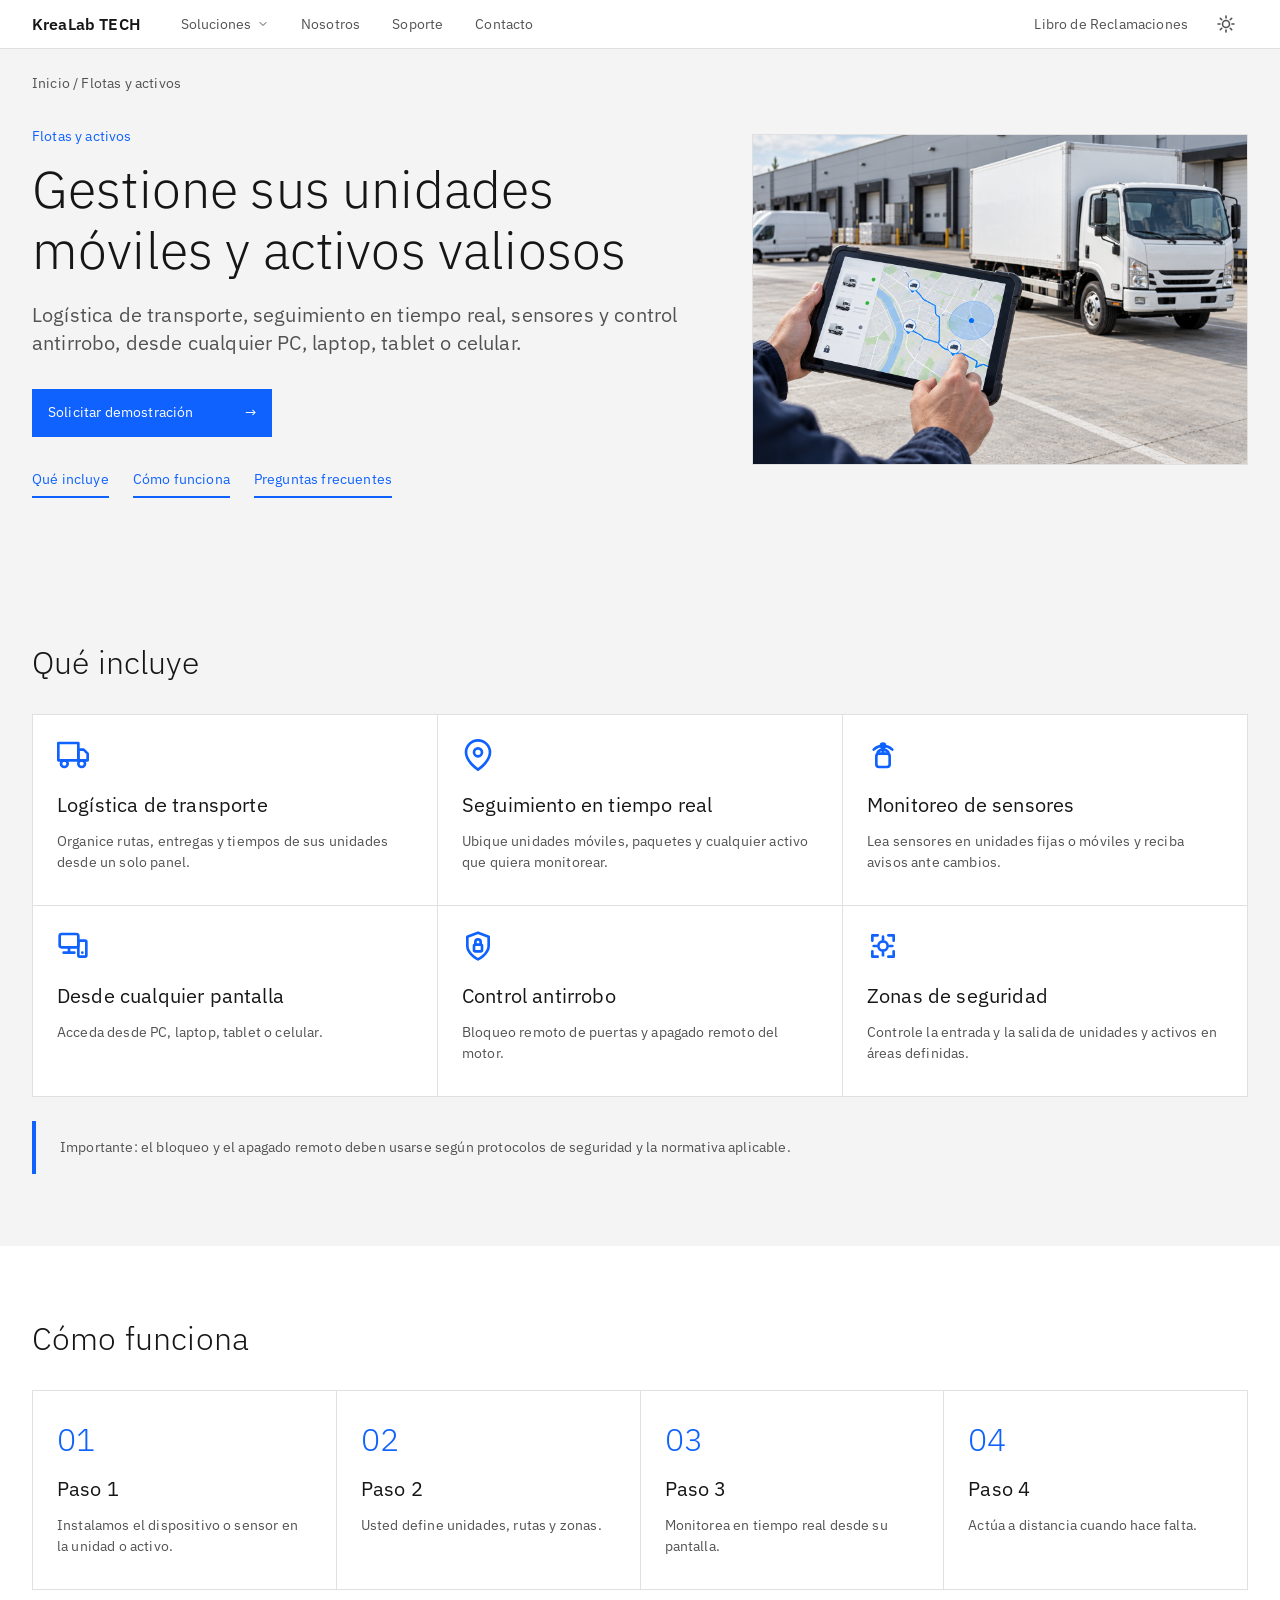
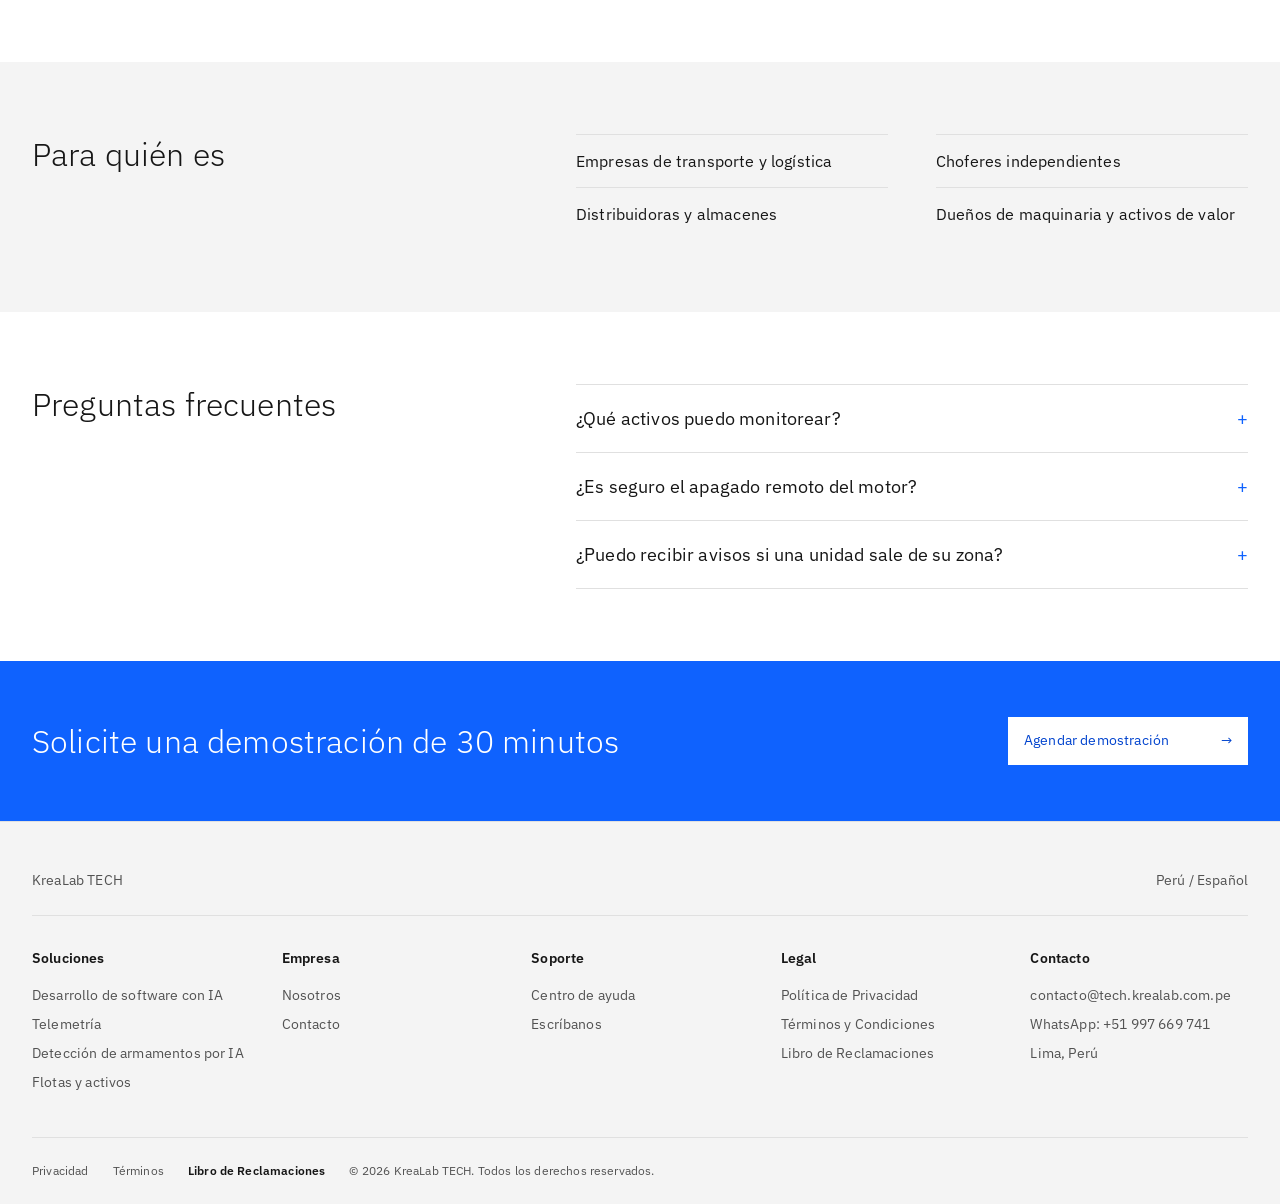
<file: flotas-activos.html>
<!DOCTYPE html>
<html lang="es">
<head>
  <meta charset="utf-8">
  <meta name="viewport" content="width=device-width, initial-scale=1, viewport-fit=cover">
  <title>Flotas y activos · KreaLab TECH</title>
  <meta name="description" content="Logística de transporte, seguimiento en tiempo real, sensores y control antirrobo, desde cualquier PC, laptop, tablet o celular.">
  <link href="https://fonts.googleapis.com/css2?family=IBM+Plex+Sans:wght@300;400;600&display=swap" rel="stylesheet">
  <script>
    (function () {
      try {
        var t = localStorage.getItem('krealab-theme');
        if (t === 'light' || t === 'dark') {
          document.documentElement.setAttribute('data-theme', t);
        } else {
          var d = (window.matchMedia && window.matchMedia('(prefers-color-scheme: dark)').matches) ? 'dark' : 'light';
          document.documentElement.setAttribute('data-theme', d);
        }
      } catch (e) {}
    })();
  </script>
  <link rel="stylesheet" href="styles.css">
</head>
<body class="service-page flotas-page">
  <header class="mast">
    <div class="wrap">
      <div class="bar">
        <button class="burger" aria-label="Abrir menú" aria-expanded="false" aria-controls="menu" id="bg">
          <svg class="icon-menu" width="20" height="20" viewBox="0 0 20 20" fill="currentColor" aria-hidden="true">
            <rect x="2" y="4" width="16" height="2"></rect>
            <rect x="2" y="9" width="16" height="2"></rect>
            <rect x="2" y="14" width="16" height="2"></rect>
          </svg>
          <svg class="icon-close" width="20" height="20" viewBox="0 0 20 20" fill="none" stroke="currentColor" stroke-width="2" stroke-linecap="round" aria-hidden="true">
            <line x1="4" y1="4" x2="16" y2="16"></line>
            <line x1="16" y1="4" x2="4" y2="16"></line>
          </svg>
        </button>
        <a class="logo" href="index.html">KreaLab TECH</a>
        <nav class="menu" id="menu" aria-label="Principal">
          <button aria-expanded="false" aria-controls="m1">
            Soluciones
            <svg class="chevron" width="20" height="20" viewBox="0 0 24 24" fill="none" stroke="currentColor" stroke-width="2" stroke-linecap="round" stroke-linejoin="round" aria-hidden="true">
              <polyline points="6 9 12 15 18 9"></polyline>
            </svg>
          </button>
          <div class="mega" id="m1">
            <div class="wrap">
              <div>
                <b>Desarrollo con IA</b>
                <a href="desarrollo-ia.html">Resumen</a>
                <a href="desarrollo-ia.html#como-funciona">Cómo funciona</a>
                <a href="desarrollo-ia.html#preguntas">Preguntas frecuentes</a>
              </div>
              <div>
                <b>Telemetría</b>
                <a href="telemetria.html">Resumen</a>
                <a href="telemetria.html#como-funciona">Cómo funciona</a>
                <a href="telemetria.html#preguntas">Preguntas frecuentes</a>
              </div>
              <div>
                <b>Seguridad con IA</b>
                <a href="deteccion-armamentos.html">Resumen</a>
                <a href="deteccion-armamentos.html#como-funciona">Cómo funciona</a>
                <a href="deteccion-armamentos.html#preguntas">Preguntas frecuentes</a>
              </div>
              <div>
                <b>Flotas y activos</b>
                <a href="flotas-activos.html">Resumen</a>
                <a href="flotas-activos.html#como-funciona">Cómo funciona</a>
                <a href="flotas-activos.html#preguntas">Preguntas frecuentes</a>
              </div>
            </div>
          </div>
          <a href="nosotros.html">Nosotros</a>
          <a href="soporte.html">Soporte</a>
          <a href="contacto.html">Contacto</a>
        </nav>
        <div class="tools">
          <a class="hide" href="libro-de-reclamaciones.html">Libro de Reclamaciones</a>
          <button type="button" class="theme-btn" id="theme-btn" aria-label="Activar modo oscuro" title="Activar modo oscuro">
            <svg class="theme-icon-sun" width="20" height="20" viewBox="0 0 20 20" fill="none" stroke="currentColor" stroke-width="1.6" stroke-linecap="round" stroke-linejoin="round" aria-hidden="true">
              <circle cx="10" cy="10" r="3.5"></circle>
              <line x1="10" y1="2" x2="10" y2="4"></line>
              <line x1="10" y1="16" x2="10" y2="18"></line>
              <line x1="2" y1="10" x2="4" y2="10"></line>
              <line x1="16" y1="10" x2="18" y2="10"></line>
              <line x1="4.34" y1="4.34" x2="5.76" y2="5.76"></line>
              <line x1="14.24" y1="14.24" x2="15.66" y2="15.66"></line>
              <line x1="4.34" y1="15.66" x2="5.76" y2="14.24"></line>
              <line x1="14.24" y1="5.76" x2="15.66" y2="4.34"></line>
            </svg>
            <svg class="theme-icon-moon" width="20" height="20" viewBox="0 0 20 20" fill="currentColor" aria-hidden="true">
              <path d="M17.293 13.293A8 8 0 016.707 2.707a8.001 8.001 0 1010.586 10.586z"></path>
            </svg>
          </button>
        </div>
      </div>
    </div>
  </header>

  <main>
    <div class="phero" id="resumen">
      <div class="wrap">
        <nav class="crumb" aria-label="Ruta">
          <a href="index.html">Inicio</a> /
          Flotas y activos
        </nav>

        <div class="service-hero-grid has-media">
          <div class="service-hero-content">
            <p class="kick">Flotas y activos</p>
            <h1>Gestione sus unidades móviles y activos valiosos</h1>
            <p>
              Logística de transporte, seguimiento en tiempo real, sensores y control antirrobo, desde cualquier PC, laptop, tablet o celular.
            </p>
            <a class="btn" href="contacto.html">
              Solicitar demostración <span aria-hidden="true">→</span>
            </a>

            <nav class="service-nav" aria-label="Secciones de Flotas y activos">
              <a href="#funciones">Qué incluye</a>
              <a href="#como-funciona">Cómo funciona</a>
              <a href="#preguntas">Preguntas frecuentes</a>
            </nav>
          </div>

          <div class="service-hero-media">
            <img src="Media/flotas-activos-hero.png" alt="Control y seguimiento de flotas y activos en tiempo real" width="1536" height="1024">
          </div>
        </div>
      </div>
    </div>

    <section id="funciones" class="layer">
      <div class="wrap">
        <h2>Qué incluye</h2>
        <div class="pts c3">
          <div>
            <svg class="service-card-icon" viewBox="0 0 24 24" width="32" height="32" fill="none" stroke="currentColor" stroke-width="2" stroke-linecap="round" stroke-linejoin="round" aria-hidden="true">
              <rect x="1" y="3" width="15" height="13"></rect>
              <polygon points="16 8 20 8 23 11 23 16 16 16 16 8"></polygon>
              <circle cx="5.5" cy="18.5" r="2.5"></circle>
              <circle cx="18.5" cy="18.5" r="2.5"></circle>
            </svg>
            <h3>Logística de transporte</h3>
            <p>Organice rutas, entregas y tiempos de sus unidades desde un solo panel.</p>
          </div>

          <div>
            <svg class="service-card-icon" viewBox="0 0 24 24" width="32" height="32" fill="none" stroke="currentColor" stroke-width="2" stroke-linecap="round" stroke-linejoin="round" aria-hidden="true">
              <path d="M21 10c0 7-9 13-9 13s-9-6-9-13a9 9 0 0 1 18 0z"></path>
              <circle cx="12" cy="10" r="3"></circle>
            </svg>
            <h3>Seguimiento en tiempo real</h3>
            <p>Ubique unidades móviles, paquetes y cualquier activo que quiera monitorear.</p>
          </div>

          <div>
            <svg class="service-card-icon" viewBox="0 0 24 24" width="32" height="32" fill="none" stroke="currentColor" stroke-width="2" stroke-linecap="round" stroke-linejoin="round" aria-hidden="true">
              <rect x="7" y="11" width="10" height="10" rx="2"></rect>
              <line x1="12" y1="11" x2="12" y2="6"></line>
              <circle cx="12" cy="5" r="1.5"></circle>
              <path d="M5 8a10 10 0 0 1 14 0"></path>
              <path d="M8 10a5 5 0 0 1 8 0"></path>
            </svg>
            <h3>Monitoreo de sensores</h3>
            <p>Lea sensores en unidades fijas o móviles y reciba avisos ante cambios.</p>
          </div>

          <div>
            <svg class="service-card-icon" viewBox="0 0 24 24" width="32" height="32" fill="none" stroke="currentColor" stroke-width="2" stroke-linecap="round" stroke-linejoin="round" aria-hidden="true">
              <rect x="2" y="3" width="14" height="10" rx="1.5"></rect>
              <line x1="5" y1="17" x2="13" y2="17"></line>
              <line x1="9" y1="13" x2="9" y2="17"></line>
              <rect x="16" y="8" width="6" height="12" rx="1"></rect>
              <line x1="19" y1="17" x2="19.01" y2="17"></line>
            </svg>
            <h3>Desde cualquier pantalla</h3>
            <p>Acceda desde PC, laptop, tablet o celular.</p>
          </div>

          <div>
            <svg class="service-card-icon" viewBox="0 0 24 24" width="32" height="32" fill="none" stroke="currentColor" stroke-width="2" stroke-linecap="round" stroke-linejoin="round" aria-hidden="true">
              <path d="M12 22s8-4 8-10V5l-8-3-8 3v7c0 6 8 10 8 10z"></path>
              <rect x="9" y="11" width="6" height="5" rx="1"></rect>
              <path d="M10 11V9a2 2 0 0 1 4 0v2"></path>
            </svg>
            <h3>Control antirrobo</h3>
            <p>Bloqueo remoto de puertas y apagado remoto del motor.</p>
          </div>

          <div>
            <svg class="service-card-icon" viewBox="0 0 24 24" width="32" height="32" fill="none" stroke="currentColor" stroke-width="2" stroke-linecap="round" stroke-linejoin="round" aria-hidden="true">
              <path d="M4 8V4h4"></path>
              <path d="M16 4h4v4"></path>
              <path d="M20 16v4h-4"></path>
              <path d="M8 20H4v-4"></path>
              <circle cx="12" cy="12" r="3.5"></circle>
              <line x1="12" y1="5" x2="12" y2="7"></line>
              <line x1="12" y1="17" x2="12" y2="19"></line>
              <line x1="5" y1="12" x2="7" y2="12"></line>
              <line x1="17" y1="12" x2="19" y2="12"></line>
            </svg>
            <h3>Zonas de seguridad</h3>
            <p>Controle la entrada y la salida de unidades y activos en áreas definidas.</p>
          </div>
        </div>

        <p class="box" style="margin-top:24px">Importante: el bloqueo y el apagado remoto deben usarse según protocolos de seguridad y la normativa aplicable.</p>
      </div>
    </section>

    <section id="como-funciona">
      <div class="wrap">
        <h2>Cómo funciona</h2>
        <div class="pts steps">
          <div>
            <h3>Paso 1</h3>
            <p>Instalamos el dispositivo o sensor en la unidad o activo.</p>
          </div>
          <div>
            <h3>Paso 2</h3>
            <p>Usted define unidades, rutas y zonas.</p>
          </div>
          <div>
            <h3>Paso 3</h3>
            <p>Monitorea en tiempo real desde su pantalla.</p>
          </div>
          <div>
            <h3>Paso 4</h3>
            <p>Actúa a distancia cuando hace falta.</p>
          </div>
        </div>
      </div>
    </section>

    <section class="layer">
      <div class="wrap two">
        <div>
          <h2>Para quién es</h2>
        </div>
        <ul class="tick">
          <li>Empresas de transporte y logística</li>
          <li>Distribuidoras y almacenes</li>
          <li>Choferes independientes</li>
          <li>Dueños de maquinaria y activos de valor</li>
        </ul>
      </div>
    </section>

    <section id="preguntas">
      <div class="wrap two">
        <div>
          <h2>Preguntas frecuentes</h2>
        </div>
        <div>
          <details>
            <summary>¿Qué activos puedo monitorear?</summary>
            <p>Vehículos, paquetes, maquinaria y otros activos que puedan llevar un dispositivo.</p>
          </details>
          <details>
            <summary>¿Es seguro el apagado remoto del motor?</summary>
            <p>Debe usarse con protocolos que eviten riesgos. En la implementación definimos las condiciones de uso.</p>
          </details>
          <details>
            <summary>¿Puedo recibir avisos si una unidad sale de su zona?</summary>
            <p>Sí, puede definir zonas de seguridad y recibir alertas de entrada y salida.</p>
          </details>
        </div>
      </div>
    </section>

    <div class="cta">
      <div class="wrap">
        <h2>Solicite una demostración de 30 minutos</h2>
        <a class="btn" href="contacto.html">
          Agendar demostración <span aria-hidden="true">→</span>
        </a>
      </div>
    </div>
  </main>

  <footer>
    <div class="wrap">
      <div class="loc">
        <span>KreaLab TECH</span>
        <a href="#" style="padding:0">Perú / Español</a>
      </div>
      <div class="cols">
        <div>
          <b>Soluciones</b>
          <a href="desarrollo-ia.html">Desarrollo de software con IA</a>
          <a href="telemetria.html">Telemetría</a>
          <a href="deteccion-armamentos.html">Detección de armamentos por IA</a>
          <a href="flotas-activos.html">Flotas y activos</a>
        </div>
        <div>
          <b>Empresa</b>
          <a href="nosotros.html">Nosotros</a>
          <a href="contacto.html">Contacto</a>
        </div>
        <div>
          <b>Soporte</b>
          <a href="soporte.html">Centro de ayuda</a>
          <a href="contacto.html">Escríbanos</a>
        </div>
        <div>
          <b>Legal</b>
          <a href="privacidad.html">Política de Privacidad</a>
          <a href="terminos.html">Términos y Condiciones</a>
          <a href="libro-de-reclamaciones.html">Libro de Reclamaciones</a>
        </div>
        <div>
          <b>Contacto</b>
          <a href="mailto:contacto@tech.krealab.com.pe">contacto@tech.krealab.com.pe</a>
          <a href="https://wa.me/51997669741?text=Hola%20KreaLab%20TECH%2C%20quisiera%20m%C3%A1s%20informaci%C3%B3n" target="_blank" rel="noopener" aria-label="Escribir por WhatsApp al +51 997 669 741">WhatsApp: +51 997 669 741</a>
          <a href="#">Lima, Perú</a>
        </div>
      </div>
      <div class="legal">
        <a href="privacidad.html">Privacidad</a>
        <a href="terminos.html">Términos</a>
        <a class="libro" href="libro-de-reclamaciones.html">Libro de Reclamaciones</a>
        <span>© 2026 KreaLab TECH. Todos los derechos reservados.</span>
      </div>
    </div>
  </footer>

  <button type="button" class="scroll-top" id="scroll-top" aria-label="Volver al principio" title="Volver arriba" tabindex="-1" aria-hidden="true">
    <svg width="20" height="20" viewBox="0 0 24 24" fill="none" stroke="currentColor" stroke-width="2.5" stroke-linecap="round" stroke-linejoin="round" aria-hidden="true">
      <path d="M12 19V5M5 12l7-7 7 7"/>
    </svg>
  </button>
  <script src="script.js"></script>
</body>
</html>
</file>
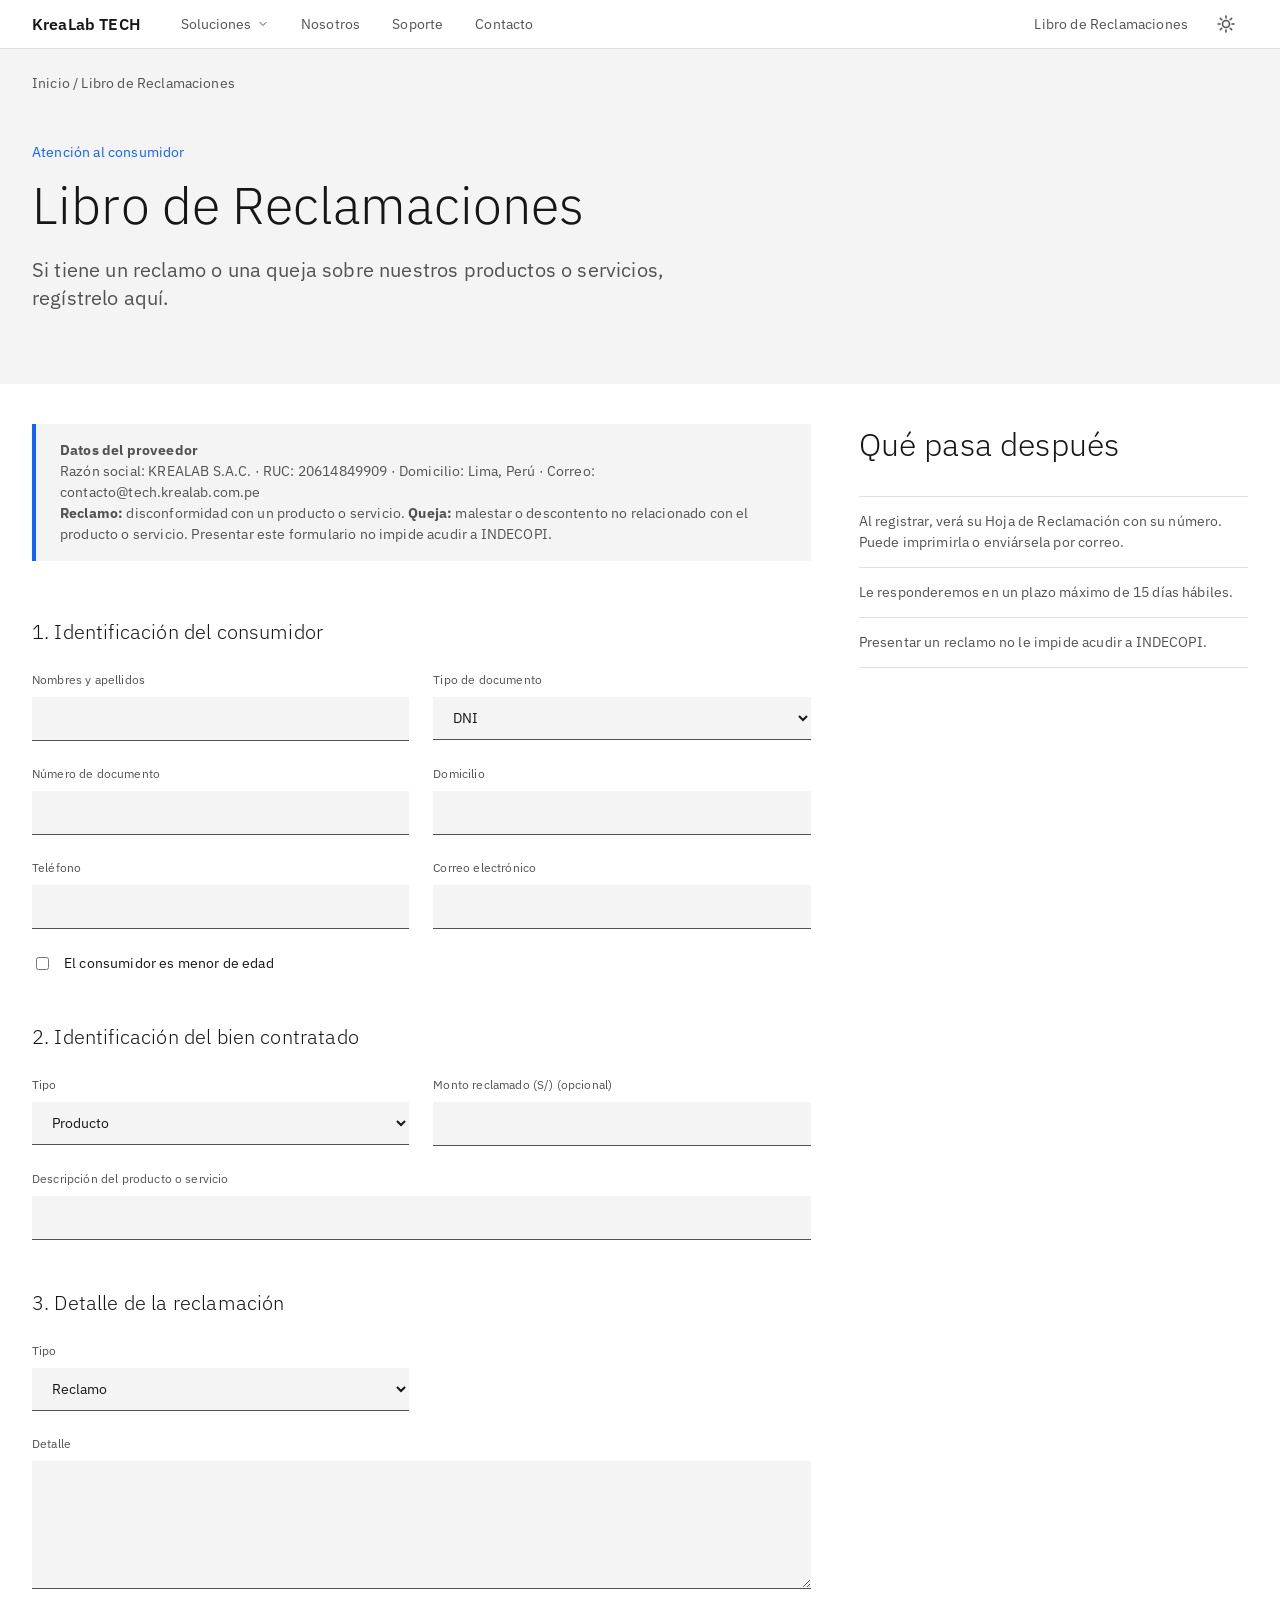
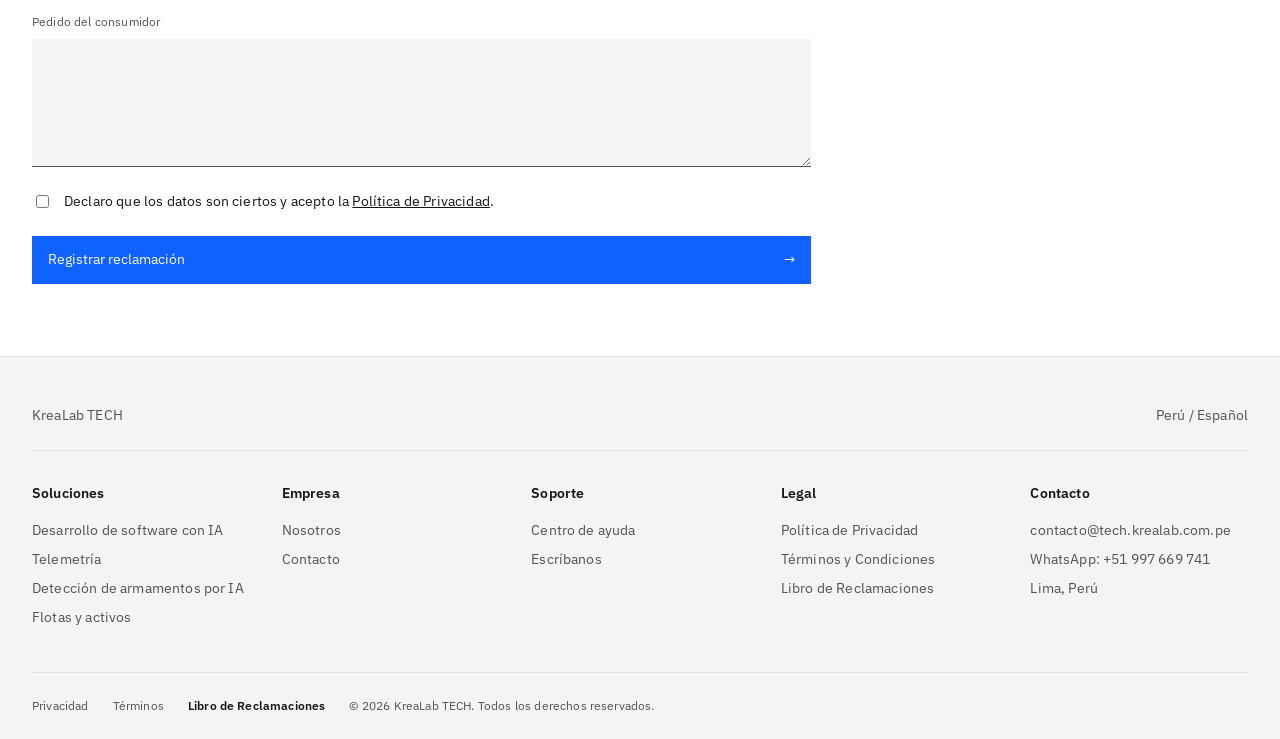
<file: libro-de-reclamaciones.html>
<!DOCTYPE html>
<html lang="es">
<head>
  <meta charset="utf-8">
  <meta name="viewport" content="width=device-width, initial-scale=1, viewport-fit=cover">
  <title>Libro de Reclamaciones · KreaLab TECH</title>
  <meta name="description" content="Registre un reclamo o una queja sobre los servicios de KreaLab TECH.">
  <link href="https://fonts.googleapis.com/css2?family=IBM+Plex+Sans:wght@300;400;600&display=swap" rel="stylesheet">
  <script>
    (function () {
      try {
        var t = localStorage.getItem('pixelhost-theme');
        if (t === 'light' || t === 'dark') {
          document.documentElement.setAttribute('data-theme', t);
        } else {
          var d = (window.matchMedia && window.matchMedia('(prefers-color-scheme: dark)').matches) ? 'dark' : 'light';
          document.documentElement.setAttribute('data-theme', d);
        }
      } catch (e) {}
    })();
  </script>
  <link rel="stylesheet" href="styles.css">
</head>
<body class="libro-page">
  <header class="mast">
    <div class="wrap">
      <div class="bar">
        <button class="burger" aria-label="Abrir menú" aria-expanded="false" aria-controls="menu" id="bg">
          <svg class="icon-menu" width="20" height="20" viewBox="0 0 20 20" fill="currentColor" aria-hidden="true">
            <rect x="2" y="4" width="16" height="2"></rect>
            <rect x="2" y="9" width="16" height="2"></rect>
            <rect x="2" y="14" width="16" height="2"></rect>
          </svg>
          <svg class="icon-close" width="20" height="20" viewBox="0 0 20 20" fill="none" stroke="currentColor" stroke-width="2" stroke-linecap="round" aria-hidden="true">
            <line x1="4" y1="4" x2="16" y2="16"></line>
            <line x1="16" y1="4" x2="4" y2="16"></line>
          </svg>
        </button>
        <a class="logo" href="index.html">KreaLab TECH</a>
        <nav class="menu" id="menu" aria-label="Principal">
          <button aria-expanded="false" aria-controls="m1">
            Soluciones
            <svg class="chevron" width="20" height="20" viewBox="0 0 24 24" fill="none" stroke="currentColor" stroke-width="2" stroke-linecap="round" stroke-linejoin="round" aria-hidden="true">
              <polyline points="6 9 12 15 18 9"></polyline>
            </svg>
          </button>
          <div class="mega" id="m1">
            <div class="wrap">
              <div>
                <b>Desarrollo con IA</b>
                <a href="desarrollo-ia.html">Resumen</a>
                <a href="desarrollo-ia.html#como-funciona">Cómo funciona</a>
                <a href="desarrollo-ia.html#preguntas">Preguntas frecuentes</a>
              </div>
              <div>
                <b>Telemetría</b>
                <a href="telemetria.html">Resumen</a>
                <a href="telemetria.html#como-funciona">Cómo funciona</a>
                <a href="telemetria.html#preguntas">Preguntas frecuentes</a>
              </div>
              <div>
                <b>Seguridad con IA</b>
                <a href="deteccion-armamentos.html">Resumen</a>
                <a href="deteccion-armamentos.html#como-funciona">Cómo funciona</a>
                <a href="deteccion-armamentos.html#preguntas">Preguntas frecuentes</a>
              </div>
              <div>
                <b>Flotas y activos</b>
                <a href="flotas-activos.html">Resumen</a>
                <a href="flotas-activos.html#como-funciona">Cómo funciona</a>
                <a href="flotas-activos.html#preguntas">Preguntas frecuentes</a>
              </div>
            </div>
          </div>
          <a href="nosotros.html">Nosotros</a>
          <a href="soporte.html">Soporte</a>
          <a href="contacto.html">Contacto</a>
        </nav>
        <div class="tools">
          <a class="hide" href="libro-de-reclamaciones.html">Libro de Reclamaciones</a>
          <button type="button" class="theme-btn" id="theme-btn" aria-label="Activar modo oscuro" title="Activar modo oscuro">
            <svg class="theme-icon-sun" width="20" height="20" viewBox="0 0 20 20" fill="none" stroke="currentColor" stroke-width="1.6" stroke-linecap="round" stroke-linejoin="round" aria-hidden="true">
              <circle cx="10" cy="10" r="3.5"></circle>
              <line x1="10" y1="2" x2="10" y2="4"></line>
              <line x1="10" y1="16" x2="10" y2="18"></line>
              <line x1="2" y1="10" x2="4" y2="10"></line>
              <line x1="16" y1="10" x2="18" y2="10"></line>
              <line x1="4.34" y1="4.34" x2="5.76" y2="5.76"></line>
              <line x1="14.24" y1="14.24" x2="15.66" y2="15.66"></line>
              <line x1="4.34" y1="15.66" x2="5.76" y2="14.24"></line>
              <line x1="14.24" y1="5.76" x2="15.66" y2="4.34"></line>
            </svg>
            <svg class="theme-icon-moon" width="20" height="20" viewBox="0 0 20 20" fill="currentColor" aria-hidden="true">
              <path d="M17.293 13.293A8 8 0 016.707 2.707a8.001 8.001 0 1010.586 10.586z"></path>
            </svg>
          </button>
        </div>
      </div>
    </div>
  </header>

  <main>
    <div class="phero">
      <div class="wrap">
        <nav class="crumb" aria-label="Ruta">
          <a href="index.html">Inicio</a> / Libro de Reclamaciones
        </nav>
        <p class="kick">Atención al consumidor</p>
        <h1>Libro de Reclamaciones</h1>
        <p>Si tiene un reclamo o una queja sobre nuestros productos o servicios, regístrelo aquí.</p>
      </div>
    </div>

    <section>
      <div class="wrap two">
        <div>
          <div class="box" style="margin-bottom:32px">
            <b>Datos del proveedor</b><br>
            Razón social: KREALAB S.A.C. · RUC: 20614849909 · Domicilio: Lima, Perú · Correo: contacto@tech.krealab.com.pe<br>
            <b>Reclamo:</b> disconformidad con un producto o servicio. <b>Queja:</b> malestar o descontento no relacionado con el producto o servicio. Presentar este formulario no impide acudir a INDECOPI.
          </div>

          <form class="form" data-form="libro" novalidate>
            <div class="sec">
              <h3>1. Identificación del consumidor</h3>
              <div class="fld">
                <label for="l-nombre">Nombres y apellidos</label>
                <input id="l-nombre" name="nombre" type="text" required>
              </div>
              <div class="fld">
                <label for="l-tdoc">Tipo de documento</label>
                <select id="l-tdoc" name="tdoc" required>
                  <option>DNI</option>
                  <option>Carné de extranjería</option>
                  <option>Pasaporte</option>
                </select>
              </div>
              <div class="fld">
                <label for="l-ndoc">Número de documento</label>
                <input id="l-ndoc" name="ndoc" type="text" required>
              </div>
              <div class="fld">
                <label for="l-dom">Domicilio</label>
                <input id="l-dom" name="dom" type="text" required>
              </div>
              <div class="fld">
                <label for="l-tel">Teléfono</label>
                <input id="l-tel" name="tel" type="tel" required>
              </div>
              <div class="fld">
                <label for="l-mail">Correo electrónico</label>
                <input id="l-mail" name="mail" type="email" required>
              </div>
              <div class="fld full chk">
                <input id="l-menor" name="menor" type="checkbox">
                <label for="l-menor">El consumidor es menor de edad</label>
              </div>
              <div class="sec" id="tutor" hidden>
                <div class="fld full">
                  <label for="l-tutor">Nombre del padre, madre o tutor</label>
                  <input id="l-tutor" name="tutor" type="text">
                </div>
              </div>
            </div>

            <div class="sec">
              <h3>2. Identificación del bien contratado</h3>
              <div class="fld">
                <label for="l-bien">Tipo</label>
                <select id="l-bien" name="bien" required>
                  <option>Producto</option>
                  <option>Servicio</option>
                </select>
              </div>
              <div class="fld">
                <label for="l-monto">Monto reclamado (S/) (opcional)</label>
                <input id="l-monto" name="monto" type="number">
              </div>
              <div class="fld full">
                <label for="l-desc">Descripción del producto o servicio</label>
                <input id="l-desc" name="desc" type="text" required>
              </div>
            </div>

            <div class="sec">
              <h3>3. Detalle de la reclamación</h3>
              <div class="fld">
                <label for="l-tipo">Tipo</label>
                <select id="l-tipo" name="tipo" required>
                  <option>Reclamo</option>
                  <option>Queja</option>
                </select>
              </div>
              <div></div>
              <div class="fld full">
                <label for="l-detalle">Detalle</label>
                <textarea id="l-detalle" name="detalle" required></textarea>
              </div>
              <div class="fld full">
                <label for="l-pedido">Pedido del consumidor</label>
                <textarea id="l-pedido" name="pedido" required></textarea>
              </div>
            </div>

            <div class="fld full chk">
              <input id="l-ok" name="ok" type="checkbox" required>
              <label for="l-ok">Declaro que los datos son ciertos y acepto la <a href="privacidad.html" style="text-decoration:underline">Política de Privacidad</a>.</label>
            </div>
            <div class="fld full">
              <button class="btn" type="submit">Registrar reclamación <span>→</span></button>
            </div>
          </form>

          <div class="result" id="lres">
            <h2>Hoja de Reclamación registrada</h2>
            <dl class="dl" id="lres-dl"></dl>
            <p class="box">Conserve esta hoja. El proveedor responderá al correo indicado en un plazo máximo de 15 días hábiles. Este formulario de demostración no guarda datos en un servidor.</p>
            <p style="margin-top:24px">
              <button class="btn" type="button" id="lprint">Imprimir o guardar PDF <span>→</span></button>
              <a class="btn alt" id="lmail" href="#">Enviar por correo</a>
            </p>
          </div>
        </div>

        <aside>
          <h2>Qué pasa después</h2>
          <ul class="steps-list">
            <li>Al registrar, verá su Hoja de Reclamación con su número. Puede imprimirla o enviársela por correo.</li>
            <li>Le responderemos en un plazo máximo de 15 días hábiles.</li>
            <li>Presentar un reclamo no le impide acudir a INDECOPI.</li>
          </ul>
        </aside>
      </div>
    </section>
  </main>

  <footer>
    <div class="wrap">
      <div class="loc">
        <span>KreaLab TECH</span>
        <a href="#" style="padding:0">Perú / Español</a>
      </div>
      <div class="cols">
        <div>
          <b>Soluciones</b>
          <a href="desarrollo-ia.html">Desarrollo de software con IA</a>
          <a href="telemetria.html">Telemetría</a>
          <a href="deteccion-armamentos.html">Detección de armamentos por IA</a>
          <a href="flotas-activos.html">Flotas y activos</a>
        </div>
        <div>
          <b>Empresa</b>
          <a href="nosotros.html">Nosotros</a>
          <a href="contacto.html">Contacto</a>
        </div>
        <div>
          <b>Soporte</b>
          <a href="soporte.html">Centro de ayuda</a>
          <a href="contacto.html">Escríbanos</a>
        </div>
        <div>
          <b>Legal</b>
          <a href="privacidad.html">Política de Privacidad</a>
          <a href="terminos.html">Términos y Condiciones</a>
          <a href="libro-de-reclamaciones.html">Libro de Reclamaciones</a>
        </div>
        <div>
          <b>Contacto</b>
          <a href="mailto:contacto@tech.krealab.com.pe">contacto@tech.krealab.com.pe</a>
          <a href="https://wa.me/51997669741?text=Hola%20KreaLab%20TECH%2C%20quisiera%20m%C3%A1s%20informaci%C3%B3n" target="_blank" rel="noopener" aria-label="Escribir por WhatsApp al +51 997 669 741">WhatsApp: +51 997 669 741</a>
          <a href="#">Lima, Perú</a>
        </div>
      </div>
      <div class="legal">
        <a href="privacidad.html">Privacidad</a>
        <a href="terminos.html">Términos</a>
        <a class="libro" href="libro-de-reclamaciones.html">Libro de Reclamaciones</a>
        <span>© 2026 KreaLab TECH. Todos los derechos reservados.</span>
      </div>
    </div>
  </footer>

  <button type="button" class="scroll-top" id="scroll-top" aria-label="Volver al principio" title="Volver arriba" tabindex="-1" aria-hidden="true">
    <svg width="20" height="20" viewBox="0 0 24 24" fill="none" stroke="currentColor" stroke-width="2.5" stroke-linecap="round" stroke-linejoin="round" aria-hidden="true">
      <path d="M12 19V5M5 12l7-7 7 7"/>
    </svg>
  </button>
  <script src="script.js"></script>
</body>
</html>
</file>
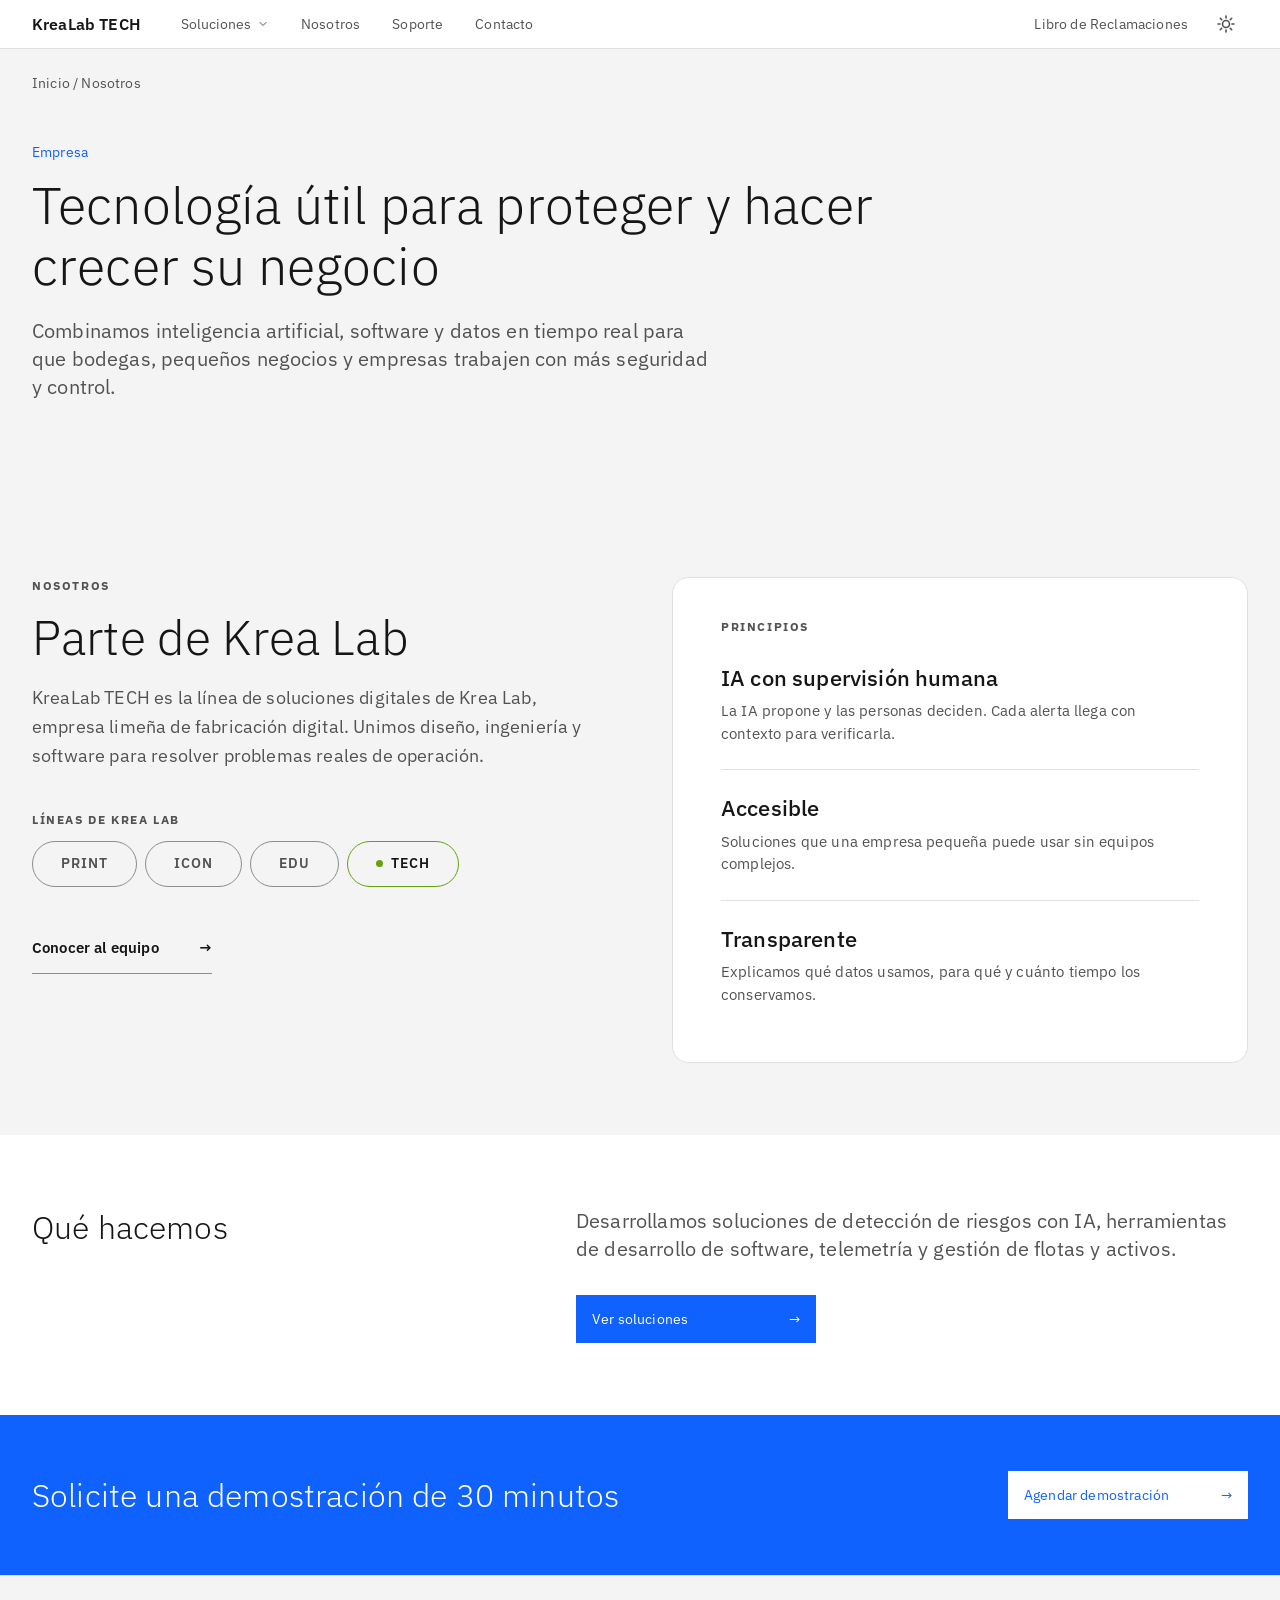
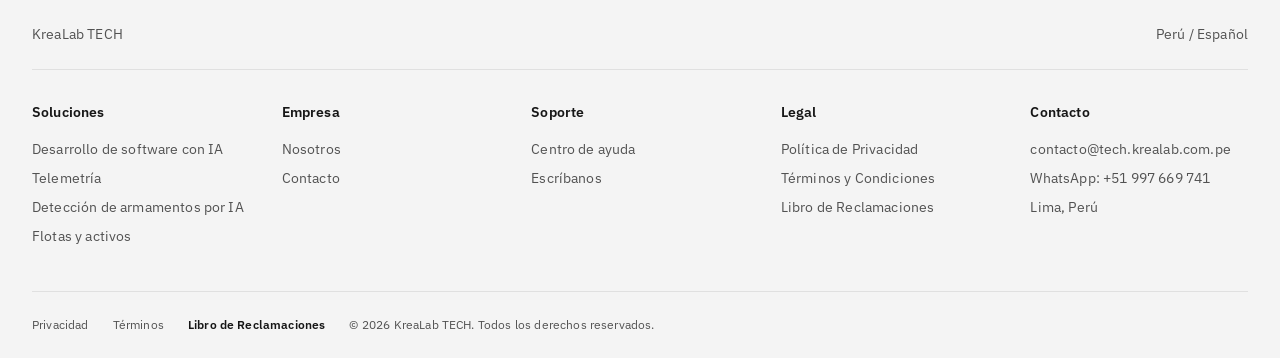
<file: nosotros.html>
<!DOCTYPE html>
<html lang="es">
<head>
  <meta charset="utf-8">
  <meta name="viewport" content="width=device-width, initial-scale=1, viewport-fit=cover">
  <title>Nosotros · KreaLab TECH</title>
  <meta name="description" content="Conozca a KreaLab TECH y su enfoque de IA con supervisión humana.">
  <link href="https://fonts.googleapis.com/css2?family=IBM+Plex+Sans:wght@300;400;600&display=swap" rel="stylesheet">
  <script>
    (function () {
      try {
        var t = localStorage.getItem('pixelhost-theme');
        if (t === 'light' || t === 'dark') {
          document.documentElement.setAttribute('data-theme', t);
        } else {
          var d = (window.matchMedia && window.matchMedia('(prefers-color-scheme: dark)').matches) ? 'dark' : 'light';
          document.documentElement.setAttribute('data-theme', d);
        }
      } catch (e) {}
    })();
  </script>
  <link rel="stylesheet" href="styles.css">
</head>
<body>
  <header class="mast">
    <div class="wrap">
      <div class="bar">
        <button class="burger" aria-label="Abrir menú" aria-expanded="false" aria-controls="menu" id="bg">
          <svg class="icon-menu" width="20" height="20" viewBox="0 0 20 20" fill="currentColor" aria-hidden="true">
            <rect x="2" y="4" width="16" height="2"></rect>
            <rect x="2" y="9" width="16" height="2"></rect>
            <rect x="2" y="14" width="16" height="2"></rect>
          </svg>
          <svg class="icon-close" width="20" height="20" viewBox="0 0 20 20" fill="none" stroke="currentColor" stroke-width="2" stroke-linecap="round" aria-hidden="true">
            <line x1="4" y1="4" x2="16" y2="16"></line>
            <line x1="16" y1="4" x2="4" y2="16"></line>
          </svg>
        </button>
        <a class="logo" href="index.html">KreaLab TECH</a>
        <nav class="menu" id="menu" aria-label="Principal">
          <button aria-expanded="false" aria-controls="m1">
            Soluciones
            <svg class="chevron" width="20" height="20" viewBox="0 0 24 24" fill="none" stroke="currentColor" stroke-width="2" stroke-linecap="round" stroke-linejoin="round" aria-hidden="true">
              <polyline points="6 9 12 15 18 9"></polyline>
            </svg>
          </button>
          <div class="mega" id="m1">
            <div class="wrap">
              <div>
                <b>Desarrollo con IA</b>
                <a href="desarrollo-ia.html">Resumen</a>
                <a href="desarrollo-ia.html#como-funciona">Cómo funciona</a>
                <a href="desarrollo-ia.html#preguntas">Preguntas frecuentes</a>
              </div>
              <div>
                <b>Telemetría</b>
                <a href="telemetria.html">Resumen</a>
                <a href="telemetria.html#como-funciona">Cómo funciona</a>
                <a href="telemetria.html#preguntas">Preguntas frecuentes</a>
              </div>
              <div>
                <b>Seguridad con IA</b>
                <a href="deteccion-armamentos.html">Resumen</a>
                <a href="deteccion-armamentos.html#como-funciona">Cómo funciona</a>
                <a href="deteccion-armamentos.html#preguntas">Preguntas frecuentes</a>
              </div>
              <div>
                <b>Flotas y activos</b>
                <a href="flotas-activos.html">Resumen</a>
                <a href="flotas-activos.html#como-funciona">Cómo funciona</a>
                <a href="flotas-activos.html#preguntas">Preguntas frecuentes</a>
              </div>
            </div>
          </div>
          <a href="nosotros.html">Nosotros</a>
          <a href="soporte.html">Soporte</a>
          <a href="contacto.html">Contacto</a>
        </nav>
        <div class="tools">
          <a class="hide" href="libro-de-reclamaciones.html">Libro de Reclamaciones</a>
          <button type="button" class="theme-btn" id="theme-btn" aria-label="Activar modo oscuro" title="Activar modo oscuro">
            <svg class="theme-icon-sun" width="20" height="20" viewBox="0 0 20 20" fill="none" stroke="currentColor" stroke-width="1.6" stroke-linecap="round" stroke-linejoin="round" aria-hidden="true">
              <circle cx="10" cy="10" r="3.5"></circle>
              <line x1="10" y1="2" x2="10" y2="4"></line>
              <line x1="10" y1="16" x2="10" y2="18"></line>
              <line x1="2" y1="10" x2="4" y2="10"></line>
              <line x1="16" y1="10" x2="18" y2="10"></line>
              <line x1="4.34" y1="4.34" x2="5.76" y2="5.76"></line>
              <line x1="14.24" y1="14.24" x2="15.66" y2="15.66"></line>
              <line x1="4.34" y1="15.66" x2="5.76" y2="14.24"></line>
              <line x1="14.24" y1="5.76" x2="15.66" y2="4.34"></line>
            </svg>
            <svg class="theme-icon-moon" width="20" height="20" viewBox="0 0 20 20" fill="currentColor" aria-hidden="true">
              <path d="M17.293 13.293A8 8 0 016.707 2.707a8.001 8.001 0 1010.586 10.586z"></path>
            </svg>
          </button>
        </div>
      </div>
    </div>
  </header>

  <main>
    <div class="phero">
      <div class="wrap">
        <nav class="crumb" aria-label="Ruta">
          <a href="index.html">Inicio</a> / Nosotros
        </nav>
        <p class="kick">Empresa</p>
        <h1>Tecnología útil para proteger y hacer crecer su negocio</h1>
        <p>Combinamos inteligencia artificial, software y datos en tiempo real para que bodegas, pequeños negocios y empresas trabajen con más seguridad y control.</p>
      </div>
    </div>

    <section class="krea layer" id="krea-lab">
      <div class="wrap krea-grid">
        <div>
          <p class="eyebrow">Nosotros</p>
          <h2>Parte de Krea Lab</h2>
          <p class="krea-txt">KreaLab TECH es la línea de soluciones digitales de Krea Lab, empresa limeña de fabricación digital. Unimos diseño, ingeniería y software para resolver problemas reales de operación.</p>

          <p class="eyebrow krea-sub">Líneas de Krea Lab</p>
          <ul class="krea-lines" aria-label="Líneas de Krea Lab">
            <li>PRINT</li>
            <li>ICON</li>
            <li>EDU</li>
            <li class="on" aria-current="true">TECH</li>
          </ul>

          <a class="krea-link" href="contacto.html">Conocer al equipo <span aria-hidden="true">→</span></a>
        </div>

        <div class="krea-card">
          <p class="eyebrow">Principios</p>
          <div>
            <h3>IA con supervisión humana</h3>
            <p>La IA propone y las personas deciden. Cada alerta llega con contexto para verificarla.</p>
          </div>
          <div>
            <h3>Accesible</h3>
            <p>Soluciones que una empresa pequeña puede usar sin equipos complejos.</p>
          </div>
          <div>
            <h3>Transparente</h3>
            <p>Explicamos qué datos usamos, para qué y cuánto tiempo los conservamos.</p>
          </div>
        </div>
      </div>
    </section>

    <section>
      <div class="wrap two">
        <div>
          <h2>Qué hacemos</h2>
        </div>
        <div>
          <p class="lead2">Desarrollamos soluciones de detección de riesgos con IA, herramientas de desarrollo de software, telemetría y gestión de flotas y activos.</p>
          <a class="btn" href="index.html#soluciones">Ver soluciones <span>→</span></a>
        </div>
      </div>
    </section>

    <div class="cta">
      <div class="wrap">
        <h2>Solicite una demostración de 30 minutos</h2>
        <a class="btn" href="contacto.html">Agendar demostración <span>→</span></a>
      </div>
    </div>
  </main>

  <footer>
    <div class="wrap">
      <div class="loc">
        <span>KreaLab TECH</span>
        <a href="#" style="padding:0">Perú / Español</a>
      </div>
      <div class="cols">
        <div>
          <b>Soluciones</b>
          <a href="desarrollo-ia.html">Desarrollo de software con IA</a>
          <a href="telemetria.html">Telemetría</a>
          <a href="deteccion-armamentos.html">Detección de armamentos por IA</a>
          <a href="flotas-activos.html">Flotas y activos</a>
        </div>
        <div>
          <b>Empresa</b>
          <a href="nosotros.html">Nosotros</a>
          <a href="contacto.html">Contacto</a>
        </div>
        <div>
          <b>Soporte</b>
          <a href="soporte.html">Centro de ayuda</a>
          <a href="contacto.html">Escríbanos</a>
        </div>
        <div>
          <b>Legal</b>
          <a href="privacidad.html">Política de Privacidad</a>
          <a href="terminos.html">Términos y Condiciones</a>
          <a href="libro-de-reclamaciones.html">Libro de Reclamaciones</a>
        </div>
        <div>
          <b>Contacto</b>
          <a href="mailto:contacto@tech.krealab.com.pe">contacto@tech.krealab.com.pe</a>
          <a href="https://wa.me/51997669741?text=Hola%20KreaLab%20TECH%2C%20quisiera%20m%C3%A1s%20informaci%C3%B3n" target="_blank" rel="noopener" aria-label="Escribir por WhatsApp al +51 997 669 741">WhatsApp: +51 997 669 741</a>
          <a href="#">Lima, Perú</a>
        </div>
      </div>
      <div class="legal">
        <a href="privacidad.html">Privacidad</a>
        <a href="terminos.html">Términos</a>
        <a class="libro" href="libro-de-reclamaciones.html">Libro de Reclamaciones</a>
        <span>© 2026 KreaLab TECH. Todos los derechos reservados.</span>
      </div>
    </div>
  </footer>

  <button type="button" class="scroll-top" id="scroll-top" aria-label="Volver al principio" title="Volver arriba" tabindex="-1" aria-hidden="true">
    <svg width="20" height="20" viewBox="0 0 24 24" fill="none" stroke="currentColor" stroke-width="2.5" stroke-linecap="round" stroke-linejoin="round" aria-hidden="true">
      <path d="M12 19V5M5 12l7-7 7 7"/>
    </svg>
  </button>
  <script src="script.js"></script>
</body>
</html>
</file>
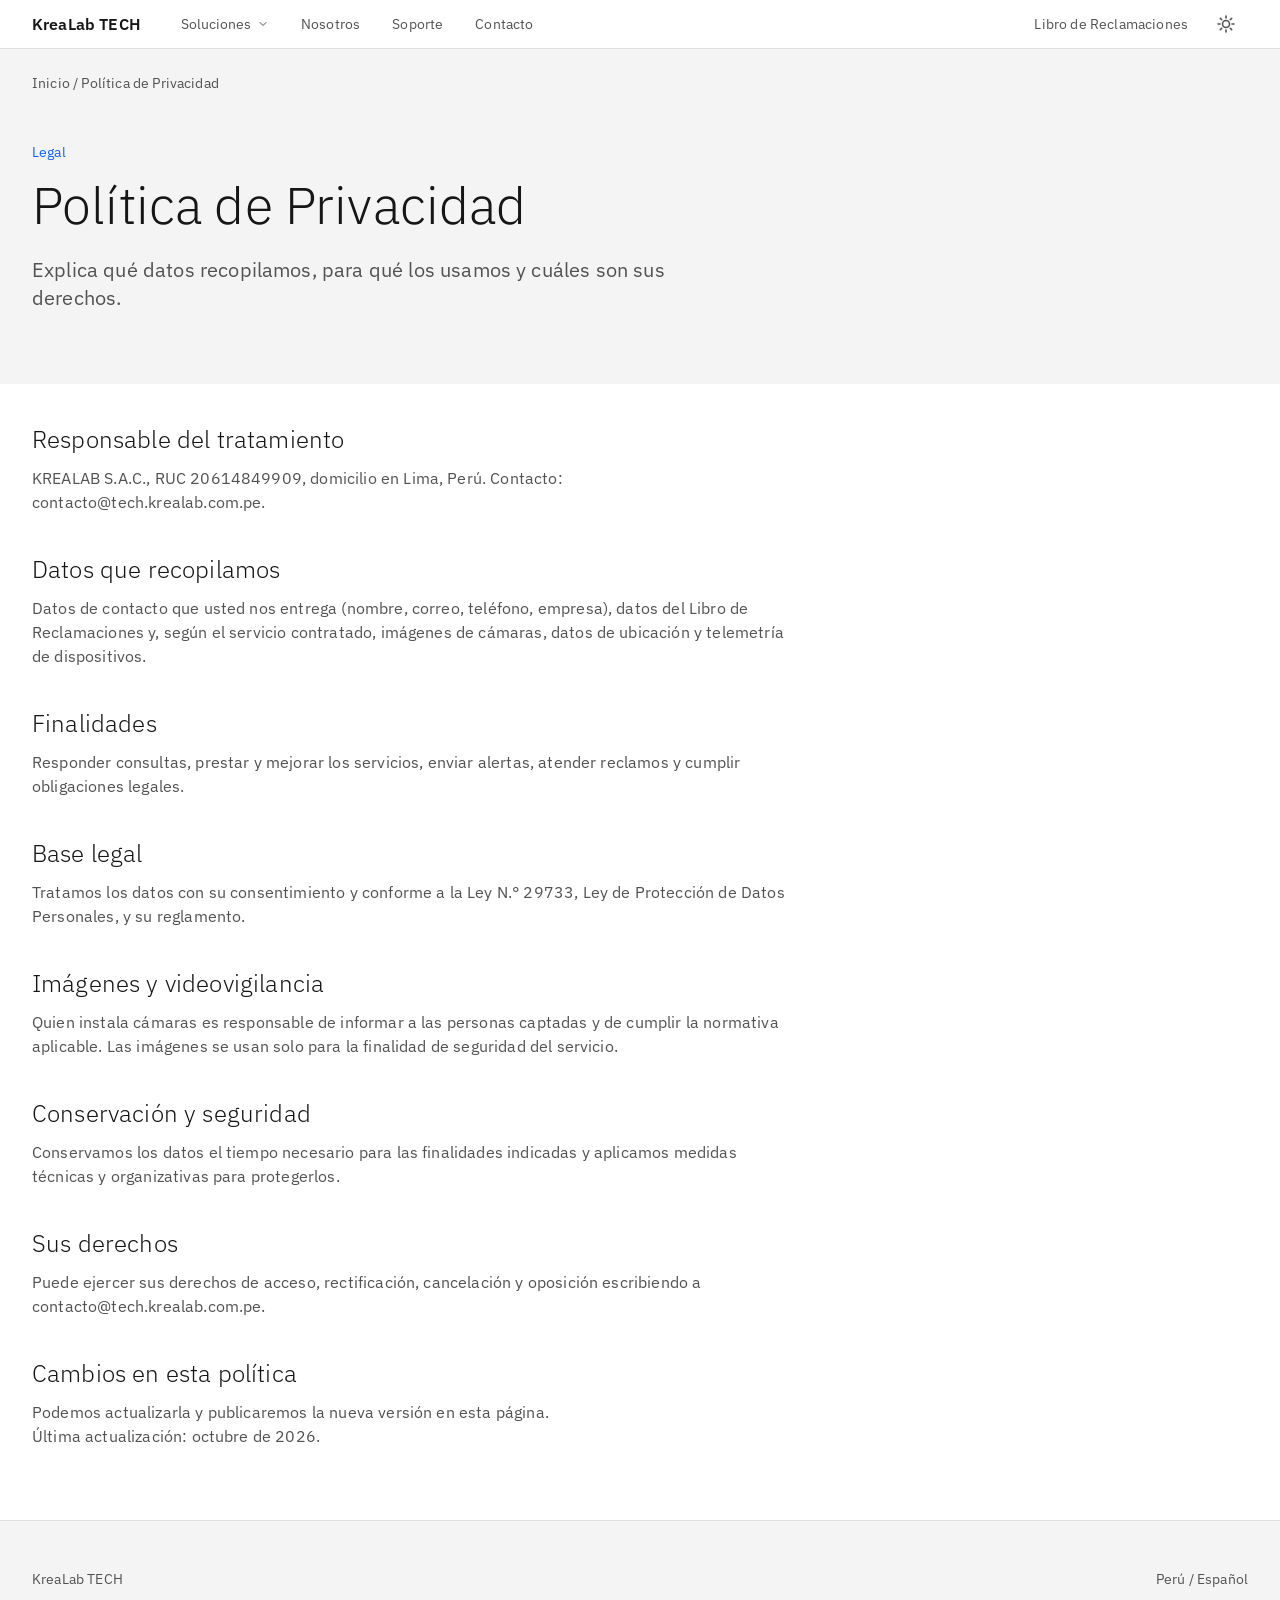
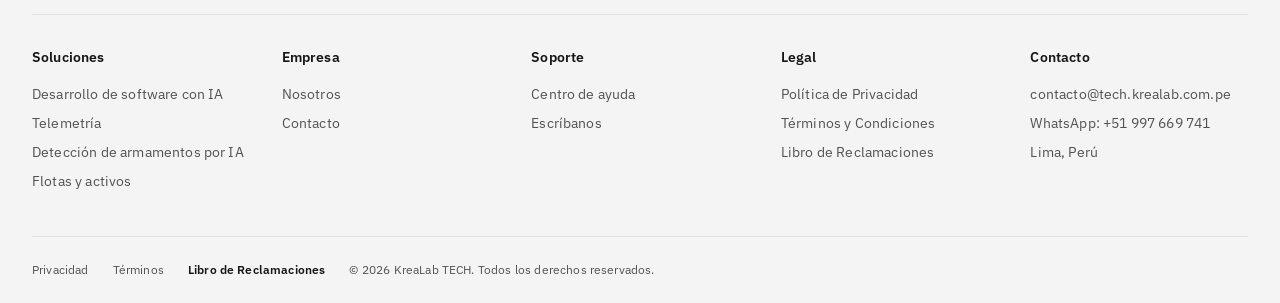
<file: privacidad.html>
<!DOCTYPE html>
<html lang="es">
<head>
  <meta charset="utf-8">
  <meta name="viewport" content="width=device-width, initial-scale=1, viewport-fit=cover">
  <title>Política de Privacidad · KreaLab TECH</title>
  <meta name="description" content="Cómo tratamos sus datos personales.">
  <link href="https://fonts.googleapis.com/css2?family=IBM+Plex+Sans:wght@300;400;600&display=swap" rel="stylesheet">
  <script>
    (function () {
      try {
        var t = localStorage.getItem('pixelhost-theme');
        if (t === 'light' || t === 'dark') {
          document.documentElement.setAttribute('data-theme', t);
        } else {
          var d = (window.matchMedia && window.matchMedia('(prefers-color-scheme: dark)').matches) ? 'dark' : 'light';
          document.documentElement.setAttribute('data-theme', d);
        }
      } catch (e) {}
    })();
  </script>
  <link rel="stylesheet" href="styles.css">
</head>
<body class="legal-page">
  <header class="mast">
    <div class="wrap">
      <div class="bar">
        <button class="burger" aria-label="Abrir menú" aria-expanded="false" aria-controls="menu" id="bg">
          <svg class="icon-menu" width="20" height="20" viewBox="0 0 20 20" fill="currentColor" aria-hidden="true">
            <rect x="2" y="4" width="16" height="2"></rect>
            <rect x="2" y="9" width="16" height="2"></rect>
            <rect x="2" y="14" width="16" height="2"></rect>
          </svg>
          <svg class="icon-close" width="20" height="20" viewBox="0 0 20 20" fill="none" stroke="currentColor" stroke-width="2" stroke-linecap="round" aria-hidden="true">
            <line x1="4" y1="4" x2="16" y2="16"></line>
            <line x1="16" y1="4" x2="4" y2="16"></line>
          </svg>
        </button>
        <a class="logo" href="index.html">KreaLab TECH</a>
        <nav class="menu" id="menu" aria-label="Principal">
          <button aria-expanded="false" aria-controls="m1">
            Soluciones
            <svg class="chevron" width="20" height="20" viewBox="0 0 24 24" fill="none" stroke="currentColor" stroke-width="2" stroke-linecap="round" stroke-linejoin="round" aria-hidden="true">
              <polyline points="6 9 12 15 18 9"></polyline>
            </svg>
          </button>
          <div class="mega" id="m1">
            <div class="wrap">
              <div>
                <b>Desarrollo con IA</b>
                <a href="desarrollo-ia.html">Resumen</a>
                <a href="desarrollo-ia.html#como-funciona">Cómo funciona</a>
                <a href="desarrollo-ia.html#preguntas">Preguntas frecuentes</a>
              </div>
              <div>
                <b>Telemetría</b>
                <a href="telemetria.html">Resumen</a>
                <a href="telemetria.html#como-funciona">Cómo funciona</a>
                <a href="telemetria.html#preguntas">Preguntas frecuentes</a>
              </div>
              <div>
                <b>Seguridad con IA</b>
                <a href="deteccion-armamentos.html">Resumen</a>
                <a href="deteccion-armamentos.html#como-funciona">Cómo funciona</a>
                <a href="deteccion-armamentos.html#preguntas">Preguntas frecuentes</a>
              </div>
              <div>
                <b>Flotas y activos</b>
                <a href="flotas-activos.html">Resumen</a>
                <a href="flotas-activos.html#como-funciona">Cómo funciona</a>
                <a href="flotas-activos.html#preguntas">Preguntas frecuentes</a>
              </div>
            </div>
          </div>
          <a href="nosotros.html">Nosotros</a>
          <a href="soporte.html">Soporte</a>
          <a href="contacto.html">Contacto</a>
        </nav>
        <div class="tools">
          <a class="hide" href="libro-de-reclamaciones.html">Libro de Reclamaciones</a>
          <button type="button" class="theme-btn" id="theme-btn" aria-label="Activar modo oscuro" title="Activar modo oscuro">
            <svg class="theme-icon-sun" width="20" height="20" viewBox="0 0 20 20" fill="none" stroke="currentColor" stroke-width="1.6" stroke-linecap="round" stroke-linejoin="round" aria-hidden="true">
              <circle cx="10" cy="10" r="3.5"></circle>
              <line x1="10" y1="2" x2="10" y2="4"></line>
              <line x1="10" y1="16" x2="10" y2="18"></line>
              <line x1="2" y1="10" x2="4" y2="10"></line>
              <line x1="16" y1="10" x2="18" y2="10"></line>
              <line x1="4.34" y1="4.34" x2="5.76" y2="5.76"></line>
              <line x1="14.24" y1="14.24" x2="15.66" y2="15.66"></line>
              <line x1="4.34" y1="15.66" x2="5.76" y2="14.24"></line>
              <line x1="14.24" y1="5.76" x2="15.66" y2="4.34"></line>
            </svg>
            <svg class="theme-icon-moon" width="20" height="20" viewBox="0 0 20 20" fill="currentColor" aria-hidden="true">
              <path d="M17.293 13.293A8 8 0 016.707 2.707a8.001 8.001 0 1010.586 10.586z"></path>
            </svg>
          </button>
        </div>
      </div>
    </div>
  </header>

  <main>
    <div class="phero">
      <div class="wrap">
        <nav class="crumb" aria-label="Ruta">
          <a href="index.html">Inicio</a> / Política de Privacidad
        </nav>
        <p class="kick">Legal</p>
        <h1>Política de Privacidad</h1>
        <p>Explica qué datos recopilamos, para qué los usamos y cuáles son sus derechos.</p>
      </div>
    </div>

    <section>
      <div class="wrap">
        <div class="prose">
          <h2>Responsable del tratamiento</h2>
          <p>KREALAB S.A.C., RUC 20614849909, domicilio en Lima, Perú. Contacto: contacto@tech.krealab.com.pe.</p>

          <h2>Datos que recopilamos</h2>
          <p>Datos de contacto que usted nos entrega (nombre, correo, teléfono, empresa), datos del Libro de Reclamaciones y, según el servicio contratado, imágenes de cámaras, datos de ubicación y telemetría de dispositivos.</p>

          <h2>Finalidades</h2>
          <p>Responder consultas, prestar y mejorar los servicios, enviar alertas, atender reclamos y cumplir obligaciones legales.</p>

          <h2>Base legal</h2>
          <p>Tratamos los datos con su consentimiento y conforme a la Ley N.° 29733, Ley de Protección de Datos Personales, y su reglamento.</p>

          <h2>Imágenes y videovigilancia</h2>
          <p>Quien instala cámaras es responsable de informar a las personas captadas y de cumplir la normativa aplicable. Las imágenes se usan solo para la finalidad de seguridad del servicio.</p>

          <h2>Conservación y seguridad</h2>
          <p>Conservamos los datos el tiempo necesario para las finalidades indicadas y aplicamos medidas técnicas y organizativas para protegerlos.</p>

          <h2>Sus derechos</h2>
          <p>Puede ejercer sus derechos de acceso, rectificación, cancelación y oposición escribiendo a contacto@tech.krealab.com.pe.</p>

          <h2>Cambios en esta política</h2>
          <p>Podemos actualizarla y publicaremos la nueva versión en esta página.</p>
          <p>Última actualización: octubre de 2026.</p>
        </div>
      </div>
    </section>
  </main>

  <footer>
    <div class="wrap">
      <div class="loc">
        <span>KreaLab TECH</span>
        <a href="#" style="padding:0">Perú / Español</a>
      </div>
      <div class="cols">
        <div>
          <b>Soluciones</b>
          <a href="desarrollo-ia.html">Desarrollo de software con IA</a>
          <a href="telemetria.html">Telemetría</a>
          <a href="deteccion-armamentos.html">Detección de armamentos por IA</a>
          <a href="flotas-activos.html">Flotas y activos</a>
        </div>
        <div>
          <b>Empresa</b>
          <a href="nosotros.html">Nosotros</a>
          <a href="contacto.html">Contacto</a>
        </div>
        <div>
          <b>Soporte</b>
          <a href="soporte.html">Centro de ayuda</a>
          <a href="contacto.html">Escríbanos</a>
        </div>
        <div>
          <b>Legal</b>
          <a href="privacidad.html">Política de Privacidad</a>
          <a href="terminos.html">Términos y Condiciones</a>
          <a href="libro-de-reclamaciones.html">Libro de Reclamaciones</a>
        </div>
        <div>
          <b>Contacto</b>
          <a href="mailto:contacto@tech.krealab.com.pe">contacto@tech.krealab.com.pe</a>
          <a href="https://wa.me/51997669741?text=Hola%20KreaLab%20TECH%2C%20quisiera%20m%C3%A1s%20informaci%C3%B3n" target="_blank" rel="noopener" aria-label="Escribir por WhatsApp al +51 997 669 741">WhatsApp: +51 997 669 741</a>
          <a href="#">Lima, Perú</a>
        </div>
      </div>
      <div class="legal">
        <a href="privacidad.html">Privacidad</a>
        <a href="terminos.html">Términos</a>
        <a class="libro" href="libro-de-reclamaciones.html">Libro de Reclamaciones</a>
        <span>© 2026 KreaLab TECH. Todos los derechos reservados.</span>
      </div>
    </div>
  </footer>

  <button type="button" class="scroll-top" id="scroll-top" aria-label="Volver al principio" title="Volver arriba" tabindex="-1" aria-hidden="true">
    <svg width="20" height="20" viewBox="0 0 24 24" fill="none" stroke="currentColor" stroke-width="2.5" stroke-linecap="round" stroke-linejoin="round" aria-hidden="true">
      <path d="M12 19V5M5 12l7-7 7 7"/>
    </svg>
  </button>
  <script src="script.js"></script>
</body>
</html>
</file>
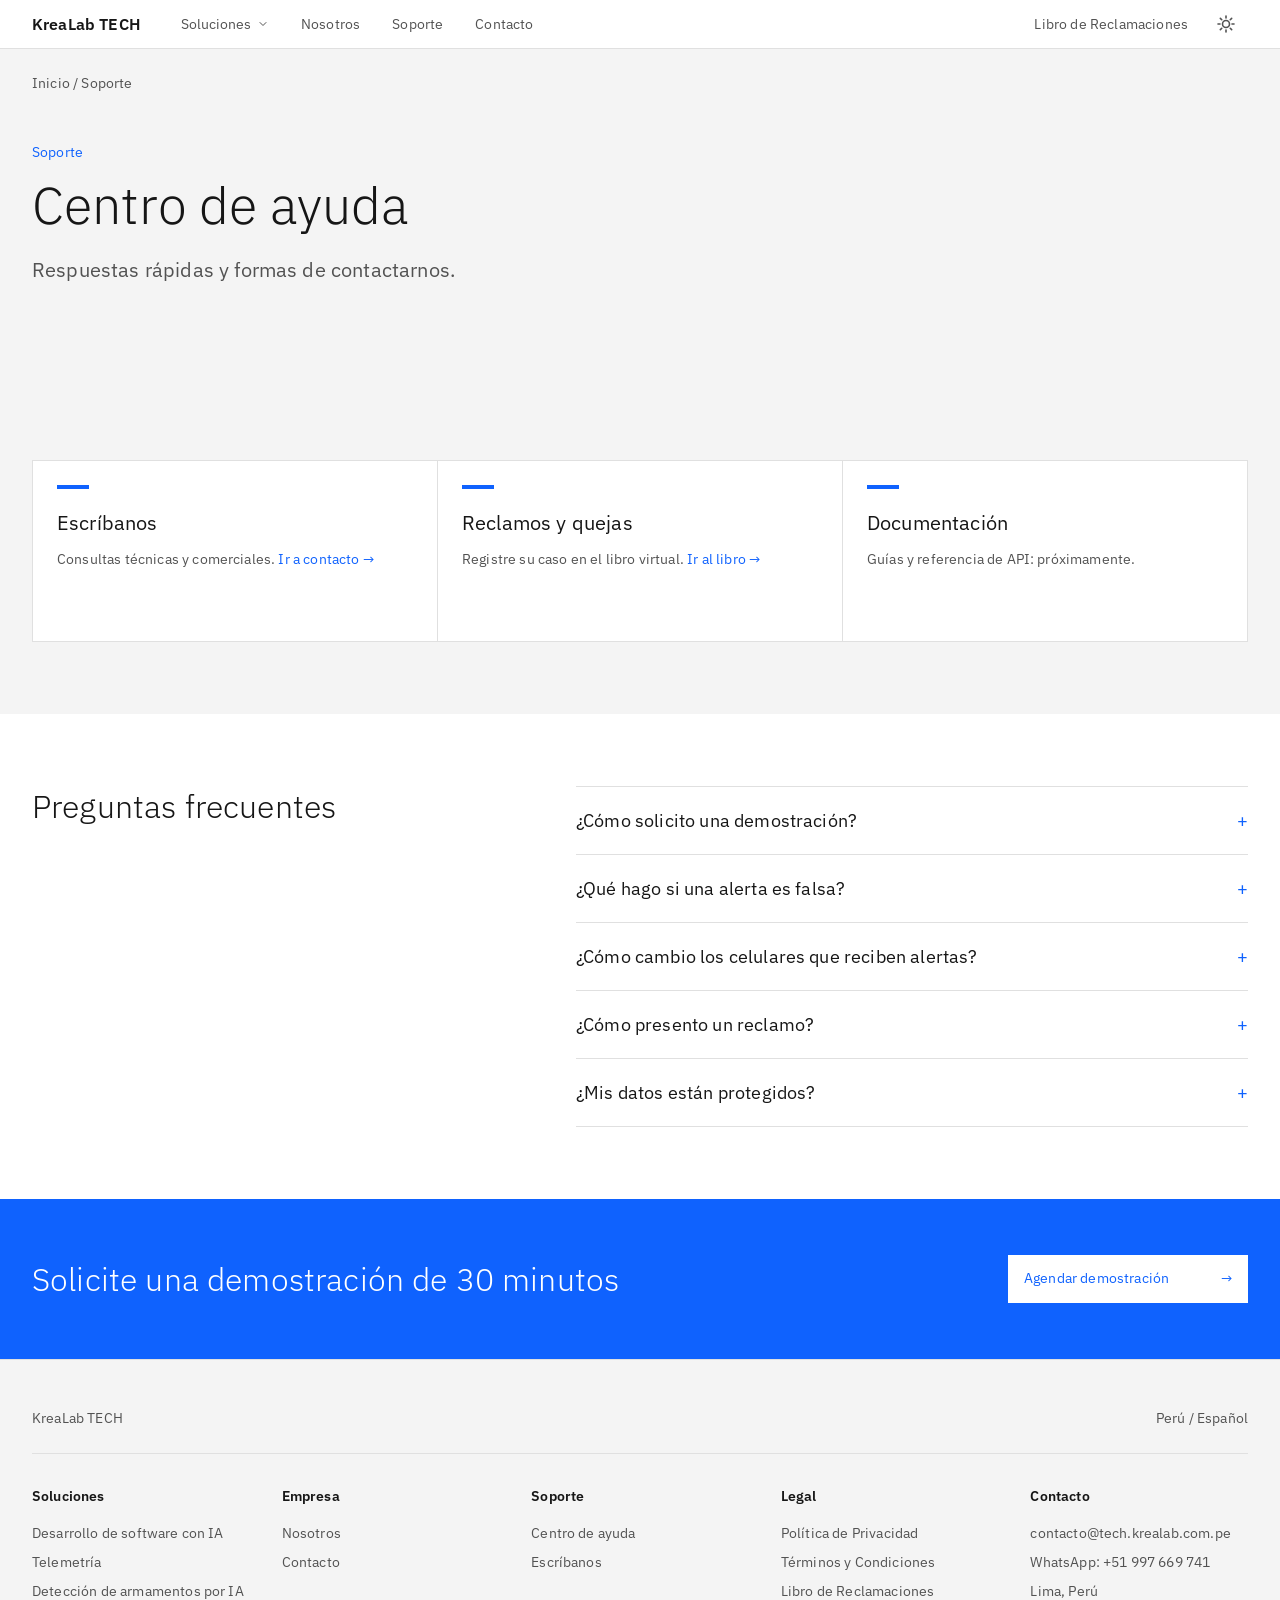
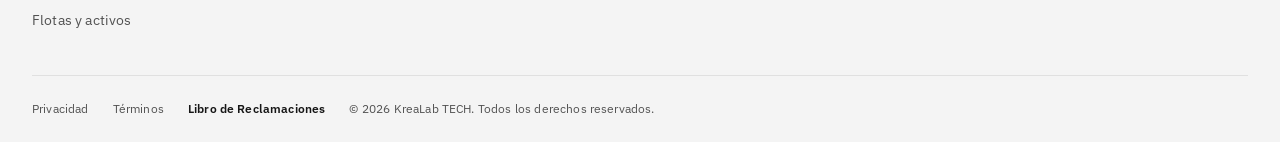
<file: soporte.html>
<!DOCTYPE html>
<html lang="es">
<head>
  <meta charset="utf-8">
  <meta name="viewport" content="width=device-width, initial-scale=1, viewport-fit=cover">
  <title>Soporte · KreaLab TECH</title>
  <meta name="description" content="Centro de ayuda y preguntas frecuentes de KreaLab TECH.">
  <link href="https://fonts.googleapis.com/css2?family=IBM+Plex+Sans:wght@300;400;600&display=swap" rel="stylesheet">
  <script>
    (function () {
      try {
        var t = localStorage.getItem('pixelhost-theme');
        if (t === 'light' || t === 'dark') {
          document.documentElement.setAttribute('data-theme', t);
        } else {
          var d = (window.matchMedia && window.matchMedia('(prefers-color-scheme: dark)').matches) ? 'dark' : 'light';
          document.documentElement.setAttribute('data-theme', d);
        }
      } catch (e) {}
    })();
  </script>
  <link rel="stylesheet" href="styles.css">
</head>
<body>
  <header class="mast">
    <div class="wrap">
      <div class="bar">
        <button class="burger" aria-label="Abrir menú" aria-expanded="false" aria-controls="menu" id="bg">
          <svg class="icon-menu" width="20" height="20" viewBox="0 0 20 20" fill="currentColor" aria-hidden="true">
            <rect x="2" y="4" width="16" height="2"></rect>
            <rect x="2" y="9" width="16" height="2"></rect>
            <rect x="2" y="14" width="16" height="2"></rect>
          </svg>
          <svg class="icon-close" width="20" height="20" viewBox="0 0 20 20" fill="none" stroke="currentColor" stroke-width="2" stroke-linecap="round" aria-hidden="true">
            <line x1="4" y1="4" x2="16" y2="16"></line>
            <line x1="16" y1="4" x2="4" y2="16"></line>
          </svg>
        </button>
        <a class="logo" href="index.html">KreaLab TECH</a>
        <nav class="menu" id="menu" aria-label="Principal">
          <button aria-expanded="false" aria-controls="m1">
            Soluciones
            <svg class="chevron" width="20" height="20" viewBox="0 0 24 24" fill="none" stroke="currentColor" stroke-width="2" stroke-linecap="round" stroke-linejoin="round" aria-hidden="true">
              <polyline points="6 9 12 15 18 9"></polyline>
            </svg>
          </button>
          <div class="mega" id="m1">
            <div class="wrap">
              <div>
                <b>Desarrollo con IA</b>
                <a href="desarrollo-ia.html">Resumen</a>
                <a href="desarrollo-ia.html#como-funciona">Cómo funciona</a>
                <a href="desarrollo-ia.html#preguntas">Preguntas frecuentes</a>
              </div>
              <div>
                <b>Telemetría</b>
                <a href="telemetria.html">Resumen</a>
                <a href="telemetria.html#como-funciona">Cómo funciona</a>
                <a href="telemetria.html#preguntas">Preguntas frecuentes</a>
              </div>
              <div>
                <b>Seguridad con IA</b>
                <a href="deteccion-armamentos.html">Resumen</a>
                <a href="deteccion-armamentos.html#como-funciona">Cómo funciona</a>
                <a href="deteccion-armamentos.html#preguntas">Preguntas frecuentes</a>
              </div>
              <div>
                <b>Flotas y activos</b>
                <a href="flotas-activos.html">Resumen</a>
                <a href="flotas-activos.html#como-funciona">Cómo funciona</a>
                <a href="flotas-activos.html#preguntas">Preguntas frecuentes</a>
              </div>
            </div>
          </div>
          <a href="nosotros.html">Nosotros</a>
          <a href="soporte.html">Soporte</a>
          <a href="contacto.html">Contacto</a>
        </nav>
        <div class="tools">
          <a class="hide" href="libro-de-reclamaciones.html">Libro de Reclamaciones</a>
          <button type="button" class="theme-btn" id="theme-btn" aria-label="Activar modo oscuro" title="Activar modo oscuro">
            <svg class="theme-icon-sun" width="20" height="20" viewBox="0 0 20 20" fill="none" stroke="currentColor" stroke-width="1.6" stroke-linecap="round" stroke-linejoin="round" aria-hidden="true">
              <circle cx="10" cy="10" r="3.5"></circle>
              <line x1="10" y1="2" x2="10" y2="4"></line>
              <line x1="10" y1="16" x2="10" y2="18"></line>
              <line x1="2" y1="10" x2="4" y2="10"></line>
              <line x1="16" y1="10" x2="18" y2="10"></line>
              <line x1="4.34" y1="4.34" x2="5.76" y2="5.76"></line>
              <line x1="14.24" y1="14.24" x2="15.66" y2="15.66"></line>
              <line x1="4.34" y1="15.66" x2="5.76" y2="14.24"></line>
              <line x1="14.24" y1="5.76" x2="15.66" y2="4.34"></line>
            </svg>
            <svg class="theme-icon-moon" width="20" height="20" viewBox="0 0 20 20" fill="currentColor" aria-hidden="true">
              <path d="M17.293 13.293A8 8 0 016.707 2.707a8.001 8.001 0 1010.586 10.586z"></path>
            </svg>
          </button>
        </div>
      </div>
    </div>
  </header>

  <main>
    <div class="phero">
      <div class="wrap">
        <nav class="crumb" aria-label="Ruta">
          <a href="index.html">Inicio</a> / Soporte
        </nav>
        <p class="kick">Soporte</p>
        <h1>Centro de ayuda</h1>
        <p>Respuestas rápidas y formas de contactarnos.</p>
      </div>
    </div>

    <section class="layer">
      <div class="wrap">
        <div class="pts c3">
          <div>
            <h3>Escríbanos</h3>
            <p>Consultas técnicas y comerciales. <a href="contacto.html" style="color:var(--blue)">Ir a contacto →</a></p>
          </div>
          <div>
            <h3>Reclamos y quejas</h3>
            <p>Registre su caso en el libro virtual. <a href="libro-de-reclamaciones.html" style="color:var(--blue)">Ir al libro →</a></p>
          </div>
          <div>
            <h3>Documentación</h3>
            <p>Guías y referencia de API: próximamente.</p>
          </div>
        </div>
      </div>
    </section>

    <section>
      <div class="wrap two">
        <div>
          <h2>Preguntas frecuentes</h2>
        </div>
        <div>
          <details>
            <summary>¿Cómo solicito una demostración?</summary>
            <p>Complete el formulario de contacto y le escribimos para coordinar una reunión de 30 minutos.</p>
          </details>
          <details>
            <summary>¿Qué hago si una alerta es falsa?</summary>
            <p>Descártela desde el aviso. Su feedback ayuda a mejorar el sistema.</p>
          </details>
          <details>
            <summary>¿Cómo cambio los celulares que reciben alertas?</summary>
            <p>Escríbanos desde contacto y actualizamos la lista de destinatarios.</p>
          </details>
          <details>
            <summary>¿Cómo presento un reclamo?</summary>
            <p>Use el Libro de Reclamaciones virtual de esta página.</p>
          </details>
          <details>
            <summary>¿Mis datos están protegidos?</summary>
            <p>Tratamos los datos según nuestra Política de Privacidad y la normativa peruana vigente.</p>
          </details>
        </div>
      </div>
    </section>

    <div class="cta">
      <div class="wrap">
        <h2>Solicite una demostración de 30 minutos</h2>
        <a class="btn" href="contacto.html">Agendar demostración <span>→</span></a>
      </div>
    </div>
  </main>

  <footer>
    <div class="wrap">
      <div class="loc">
        <span>KreaLab TECH</span>
        <a href="#" style="padding:0">Perú / Español</a>
      </div>
      <div class="cols">
        <div>
          <b>Soluciones</b>
          <a href="desarrollo-ia.html">Desarrollo de software con IA</a>
          <a href="telemetria.html">Telemetría</a>
          <a href="deteccion-armamentos.html">Detección de armamentos por IA</a>
          <a href="flotas-activos.html">Flotas y activos</a>
        </div>
        <div>
          <b>Empresa</b>
          <a href="nosotros.html">Nosotros</a>
          <a href="contacto.html">Contacto</a>
        </div>
        <div>
          <b>Soporte</b>
          <a href="soporte.html">Centro de ayuda</a>
          <a href="contacto.html">Escríbanos</a>
        </div>
        <div>
          <b>Legal</b>
          <a href="privacidad.html">Política de Privacidad</a>
          <a href="terminos.html">Términos y Condiciones</a>
          <a href="libro-de-reclamaciones.html">Libro de Reclamaciones</a>
        </div>
        <div>
          <b>Contacto</b>
          <a href="mailto:contacto@tech.krealab.com.pe">contacto@tech.krealab.com.pe</a>
          <a href="https://wa.me/51997669741?text=Hola%20KreaLab%20TECH%2C%20quisiera%20m%C3%A1s%20informaci%C3%B3n" target="_blank" rel="noopener" aria-label="Escribir por WhatsApp al +51 997 669 741">WhatsApp: +51 997 669 741</a>
          <a href="#">Lima, Perú</a>
        </div>
      </div>
      <div class="legal">
        <a href="privacidad.html">Privacidad</a>
        <a href="terminos.html">Términos</a>
        <a class="libro" href="libro-de-reclamaciones.html">Libro de Reclamaciones</a>
        <span>© 2026 KreaLab TECH. Todos los derechos reservados.</span>
      </div>
    </div>
  </footer>

  <button type="button" class="scroll-top" id="scroll-top" aria-label="Volver al principio" title="Volver arriba" tabindex="-1" aria-hidden="true">
    <svg width="20" height="20" viewBox="0 0 24 24" fill="none" stroke="currentColor" stroke-width="2.5" stroke-linecap="round" stroke-linejoin="round" aria-hidden="true">
      <path d="M12 19V5M5 12l7-7 7 7"/>
    </svg>
  </button>
  <script src="script.js"></script>
</body>
</html>
</file>
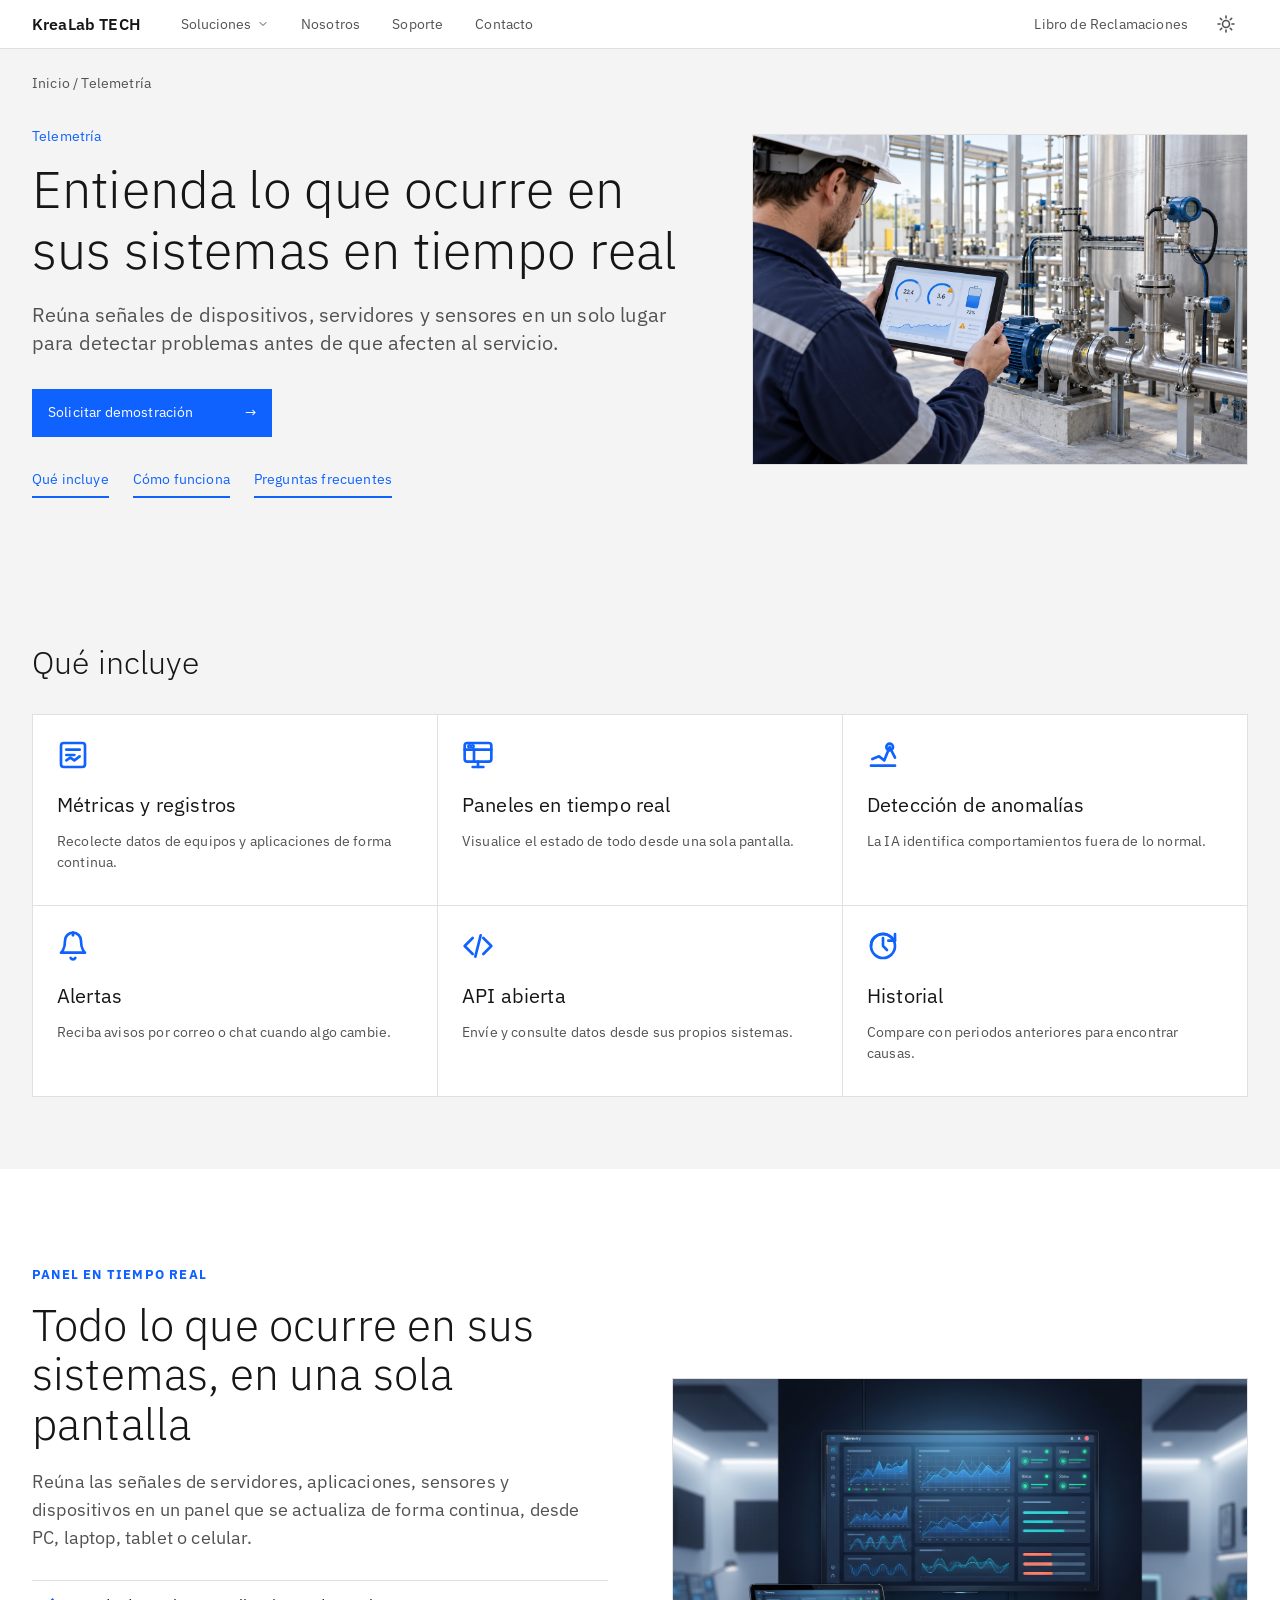
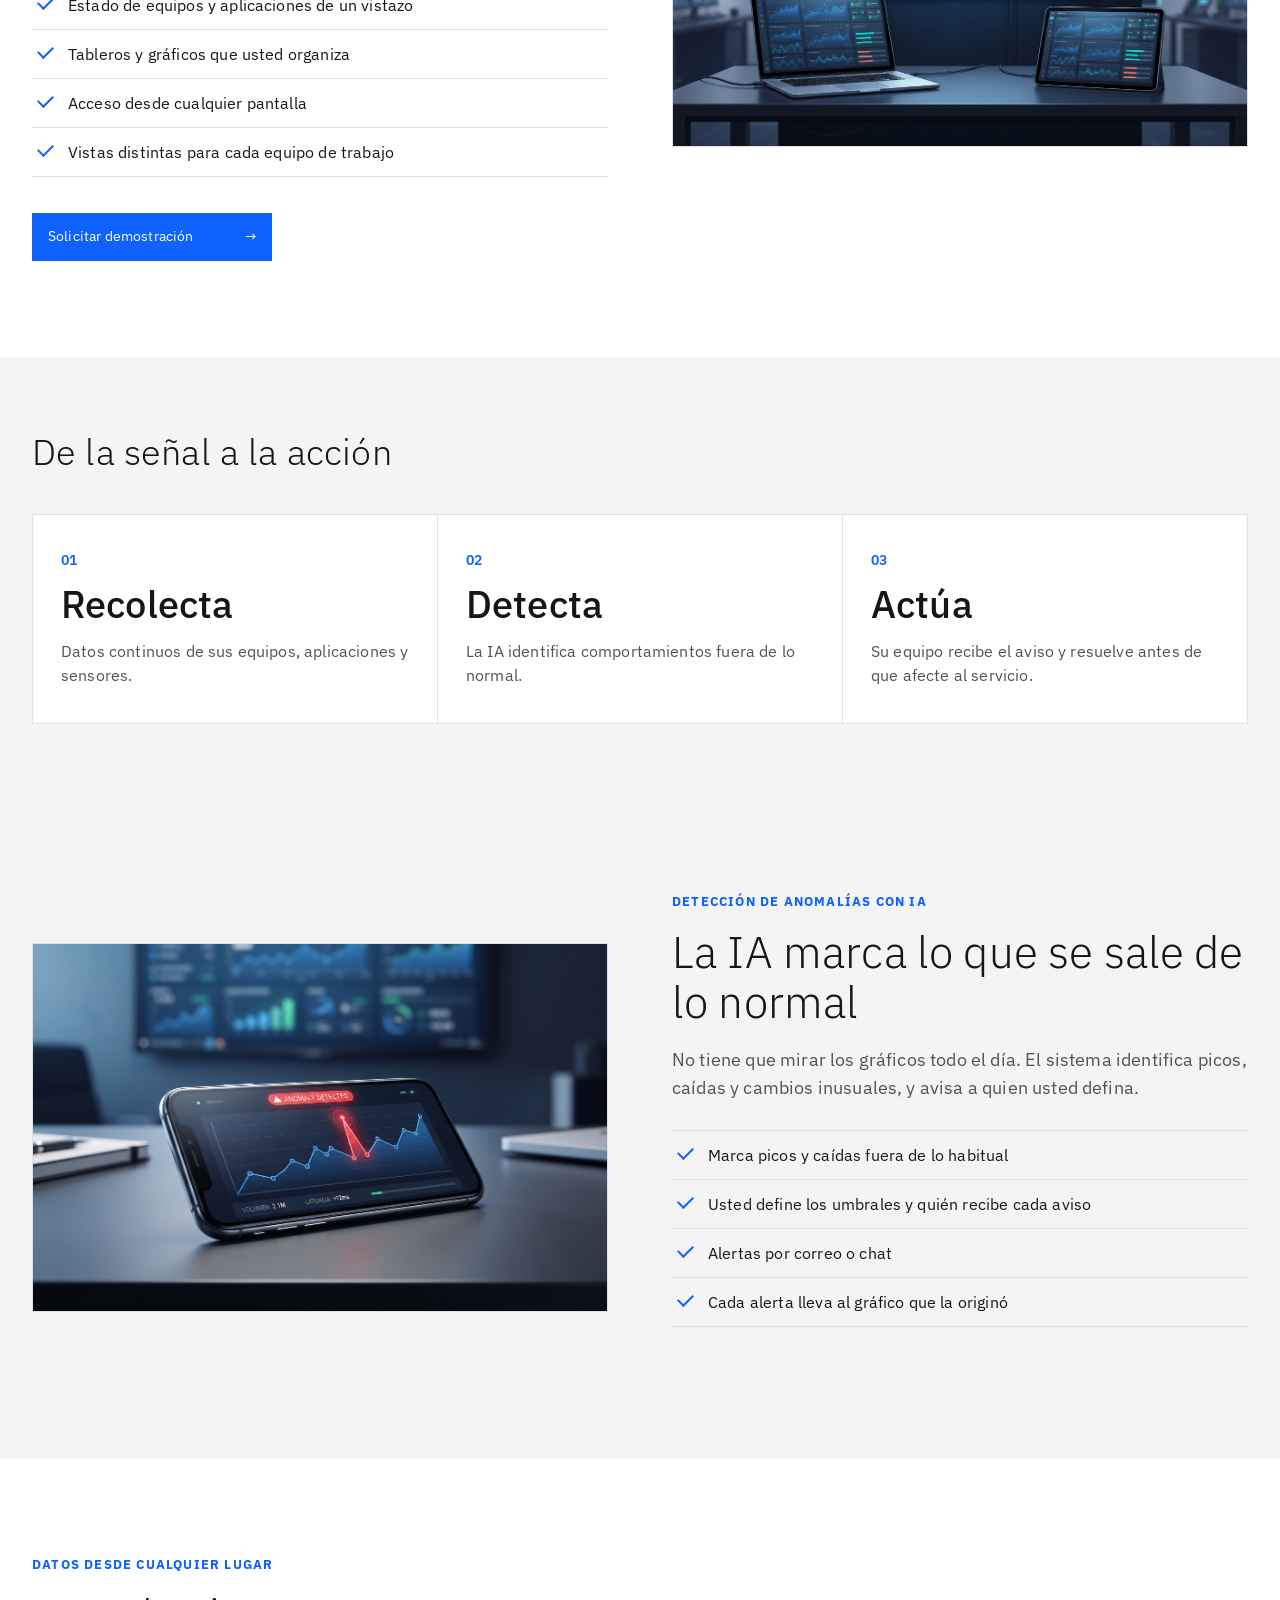
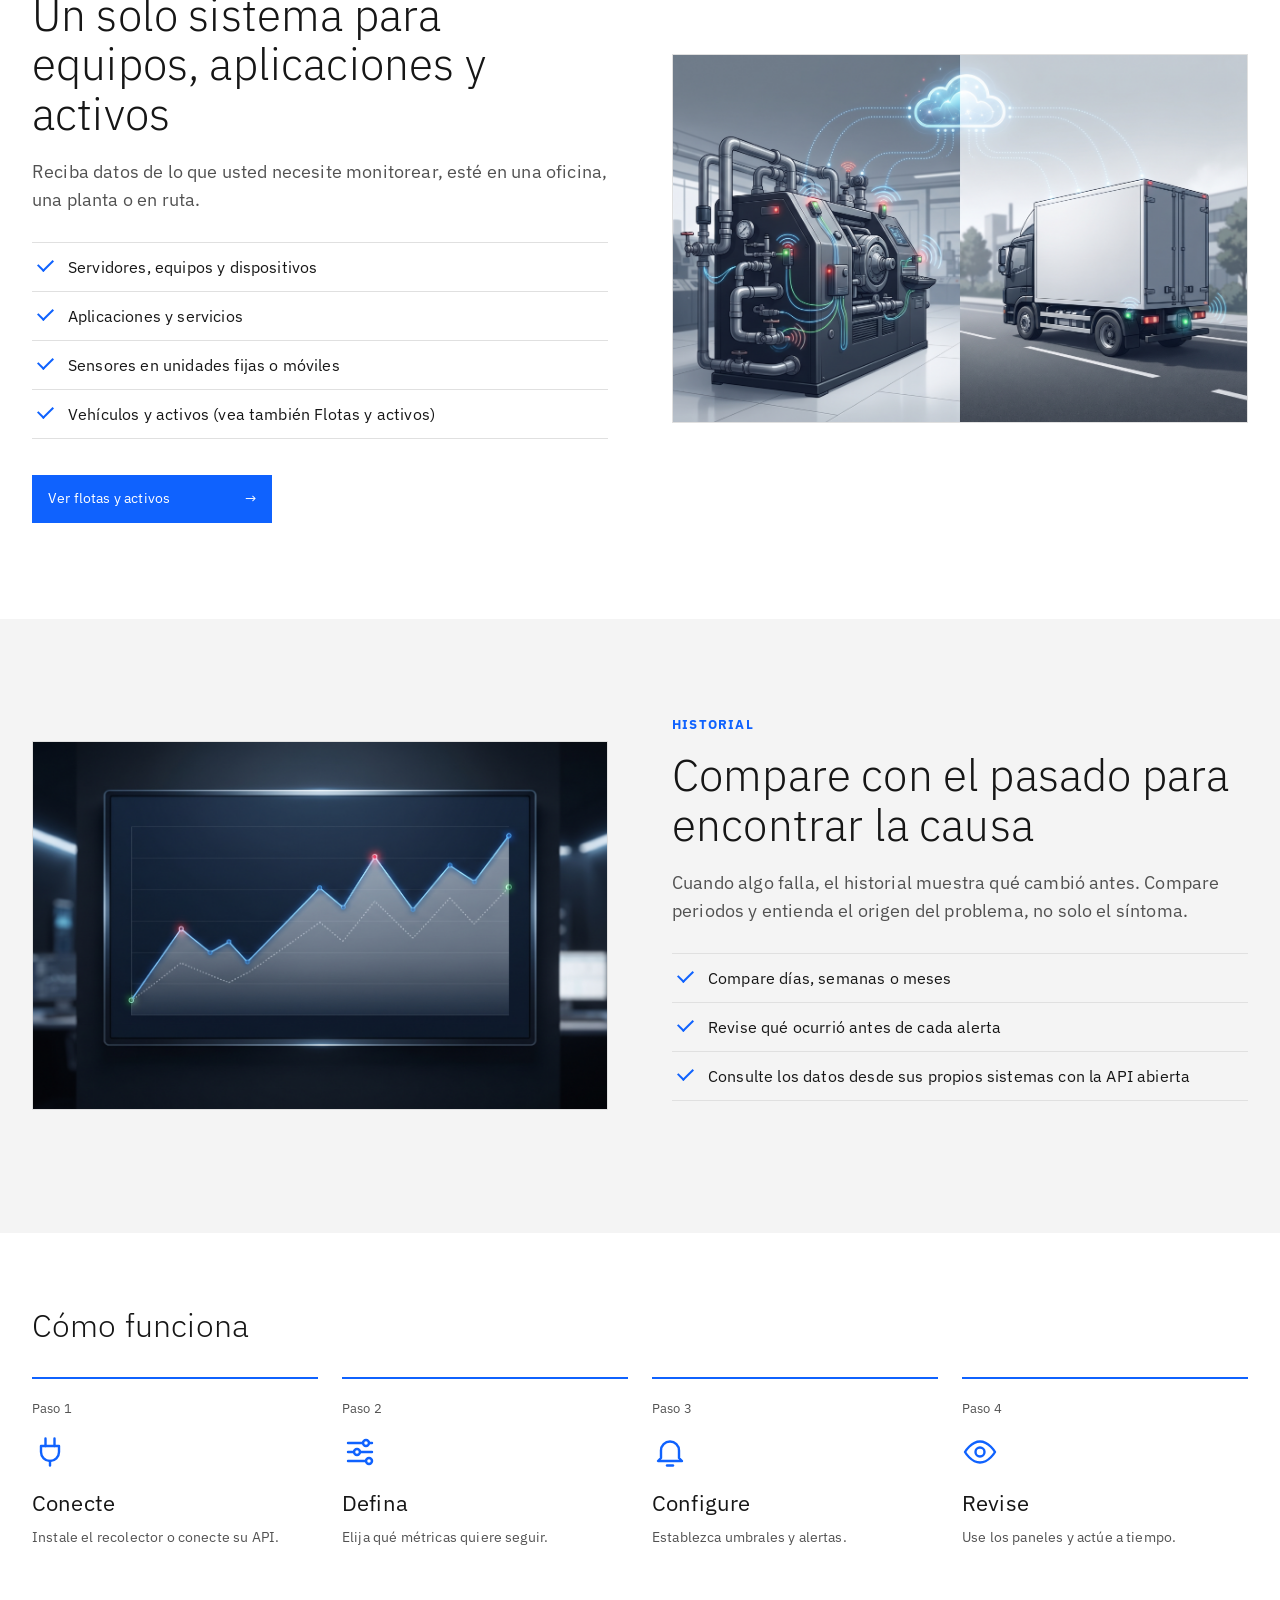
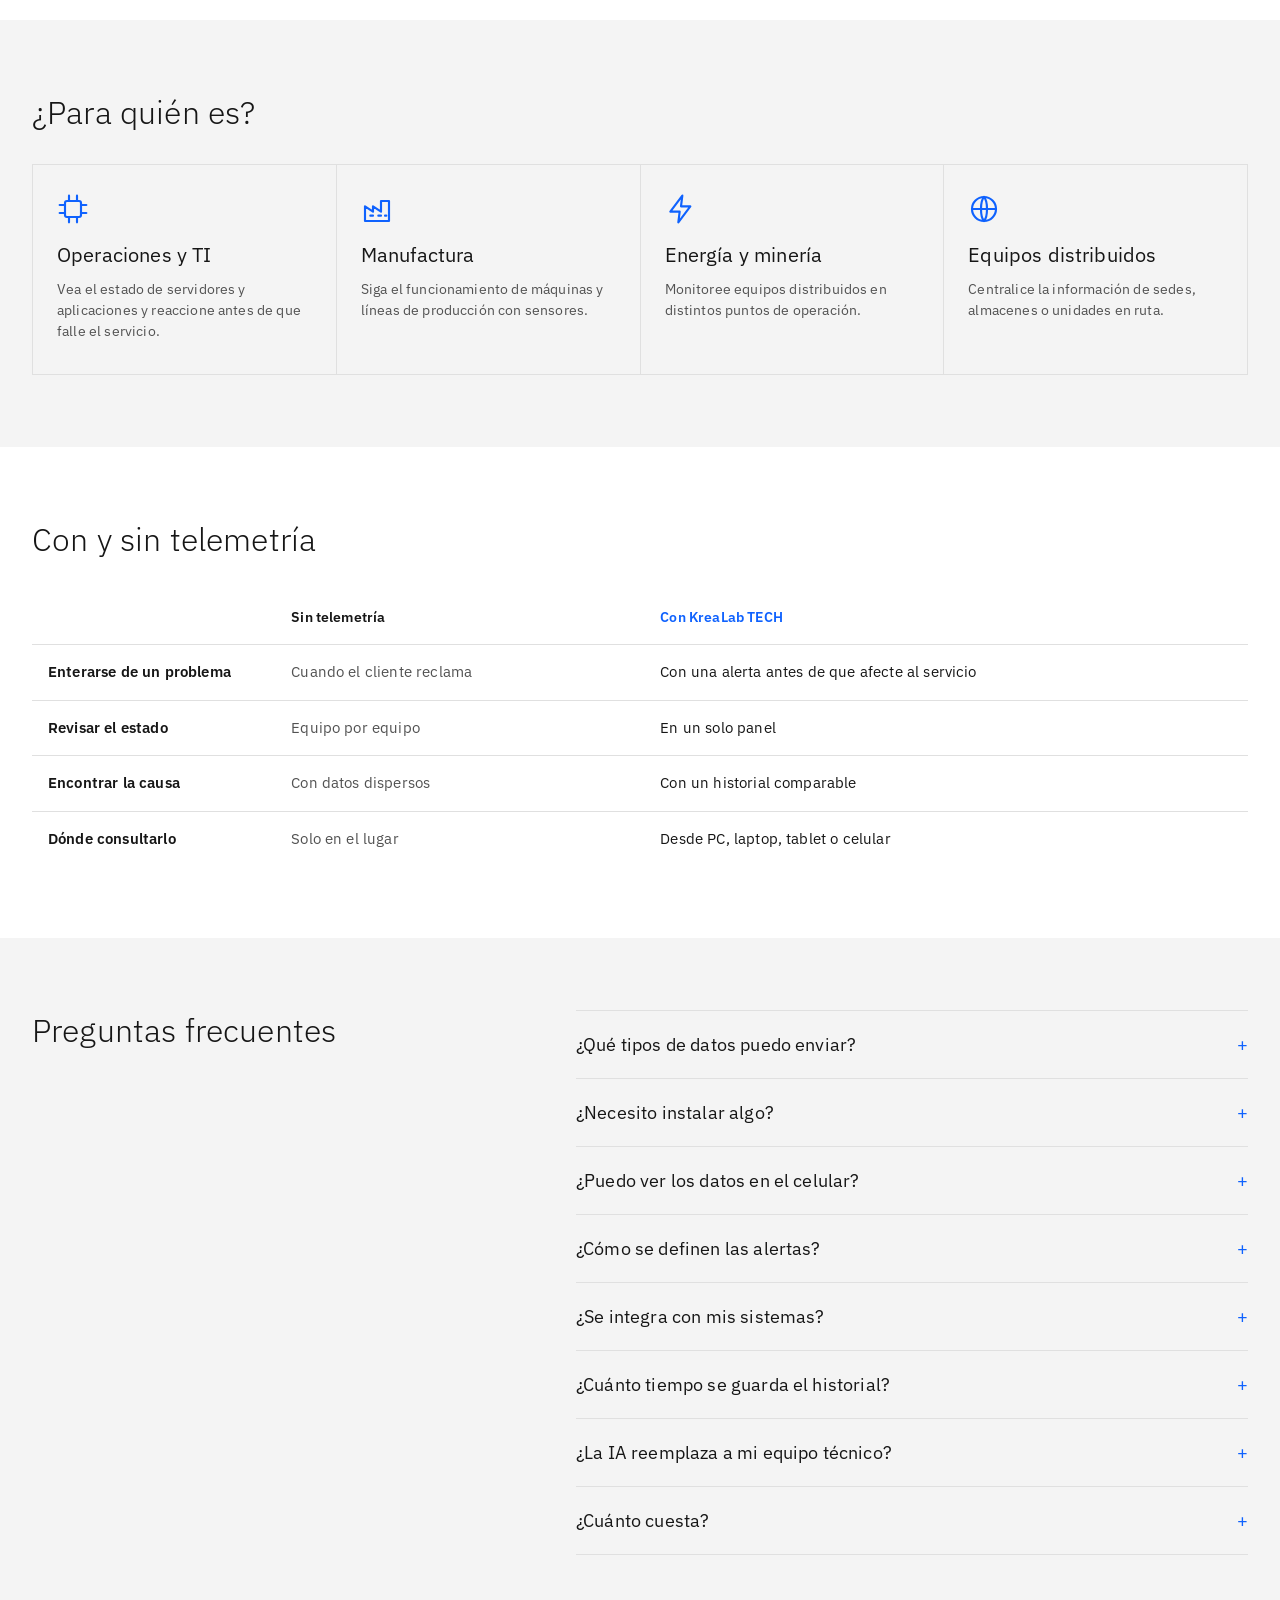
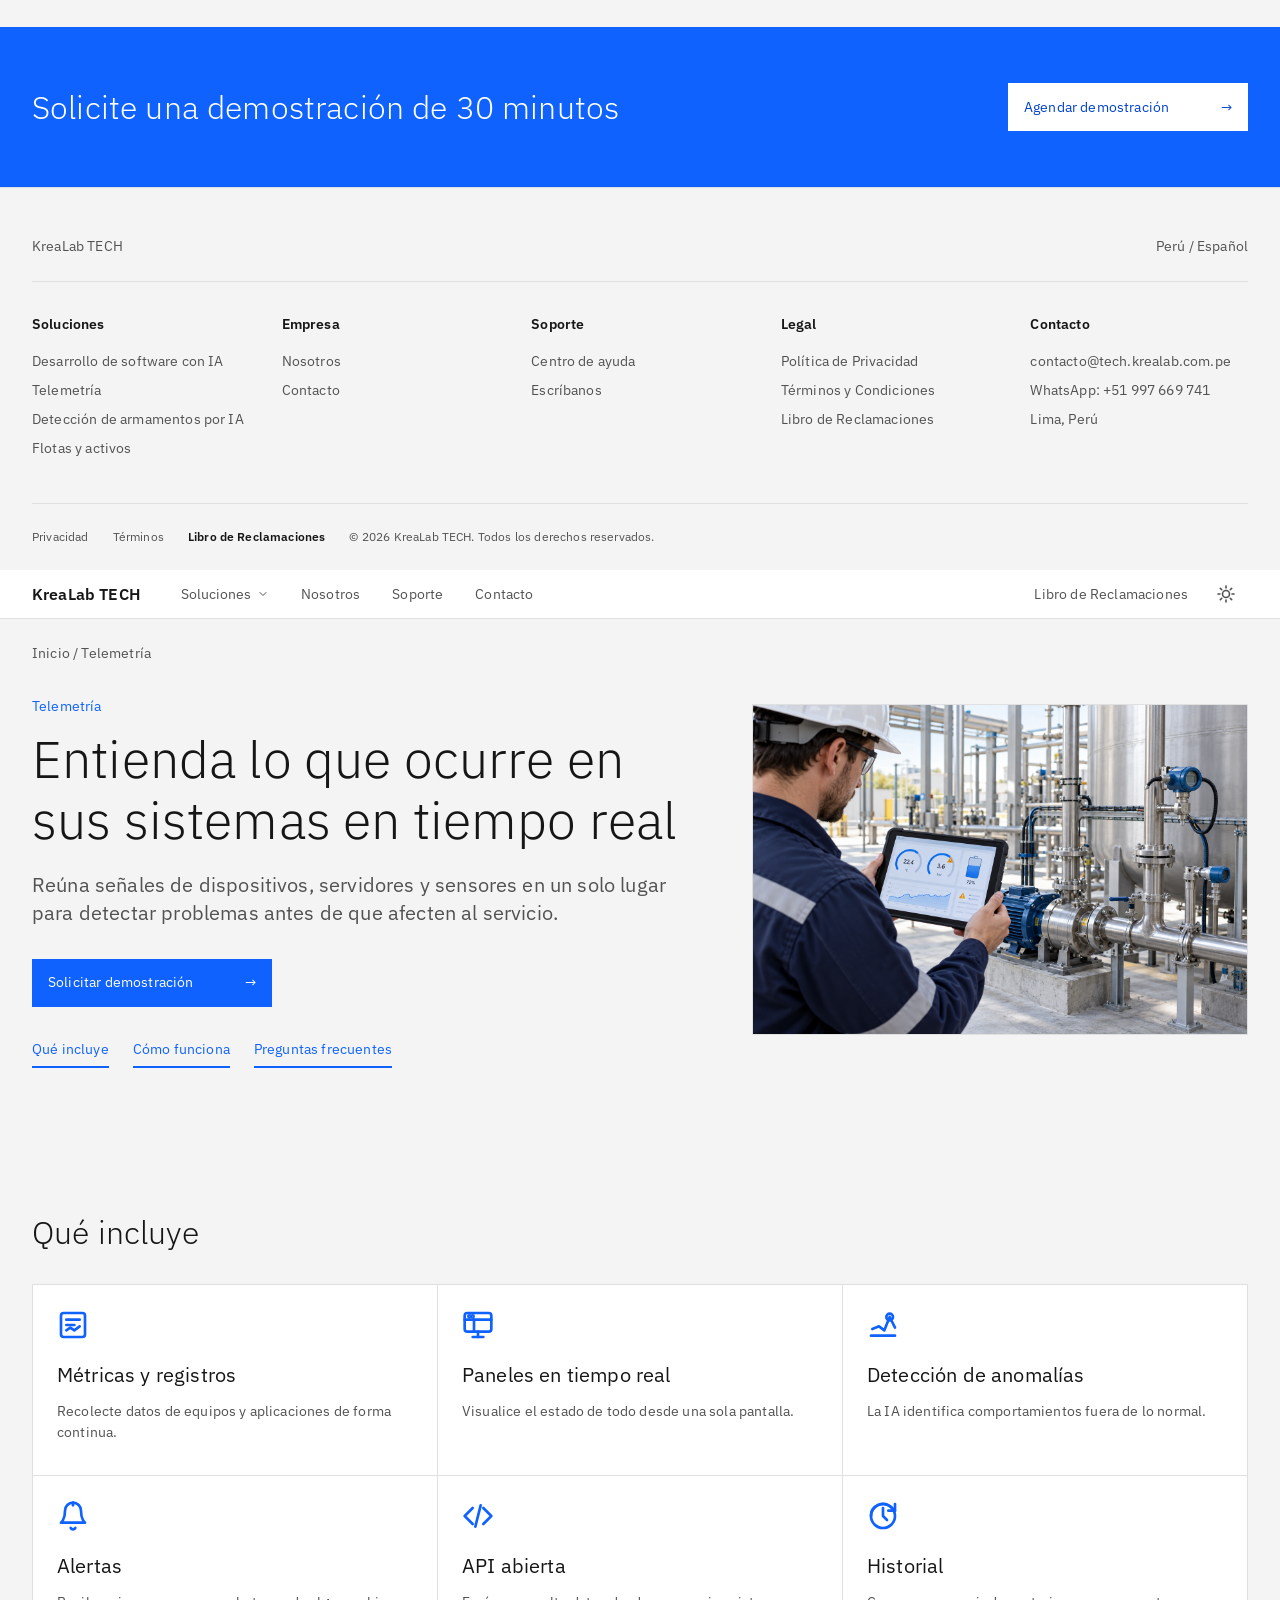
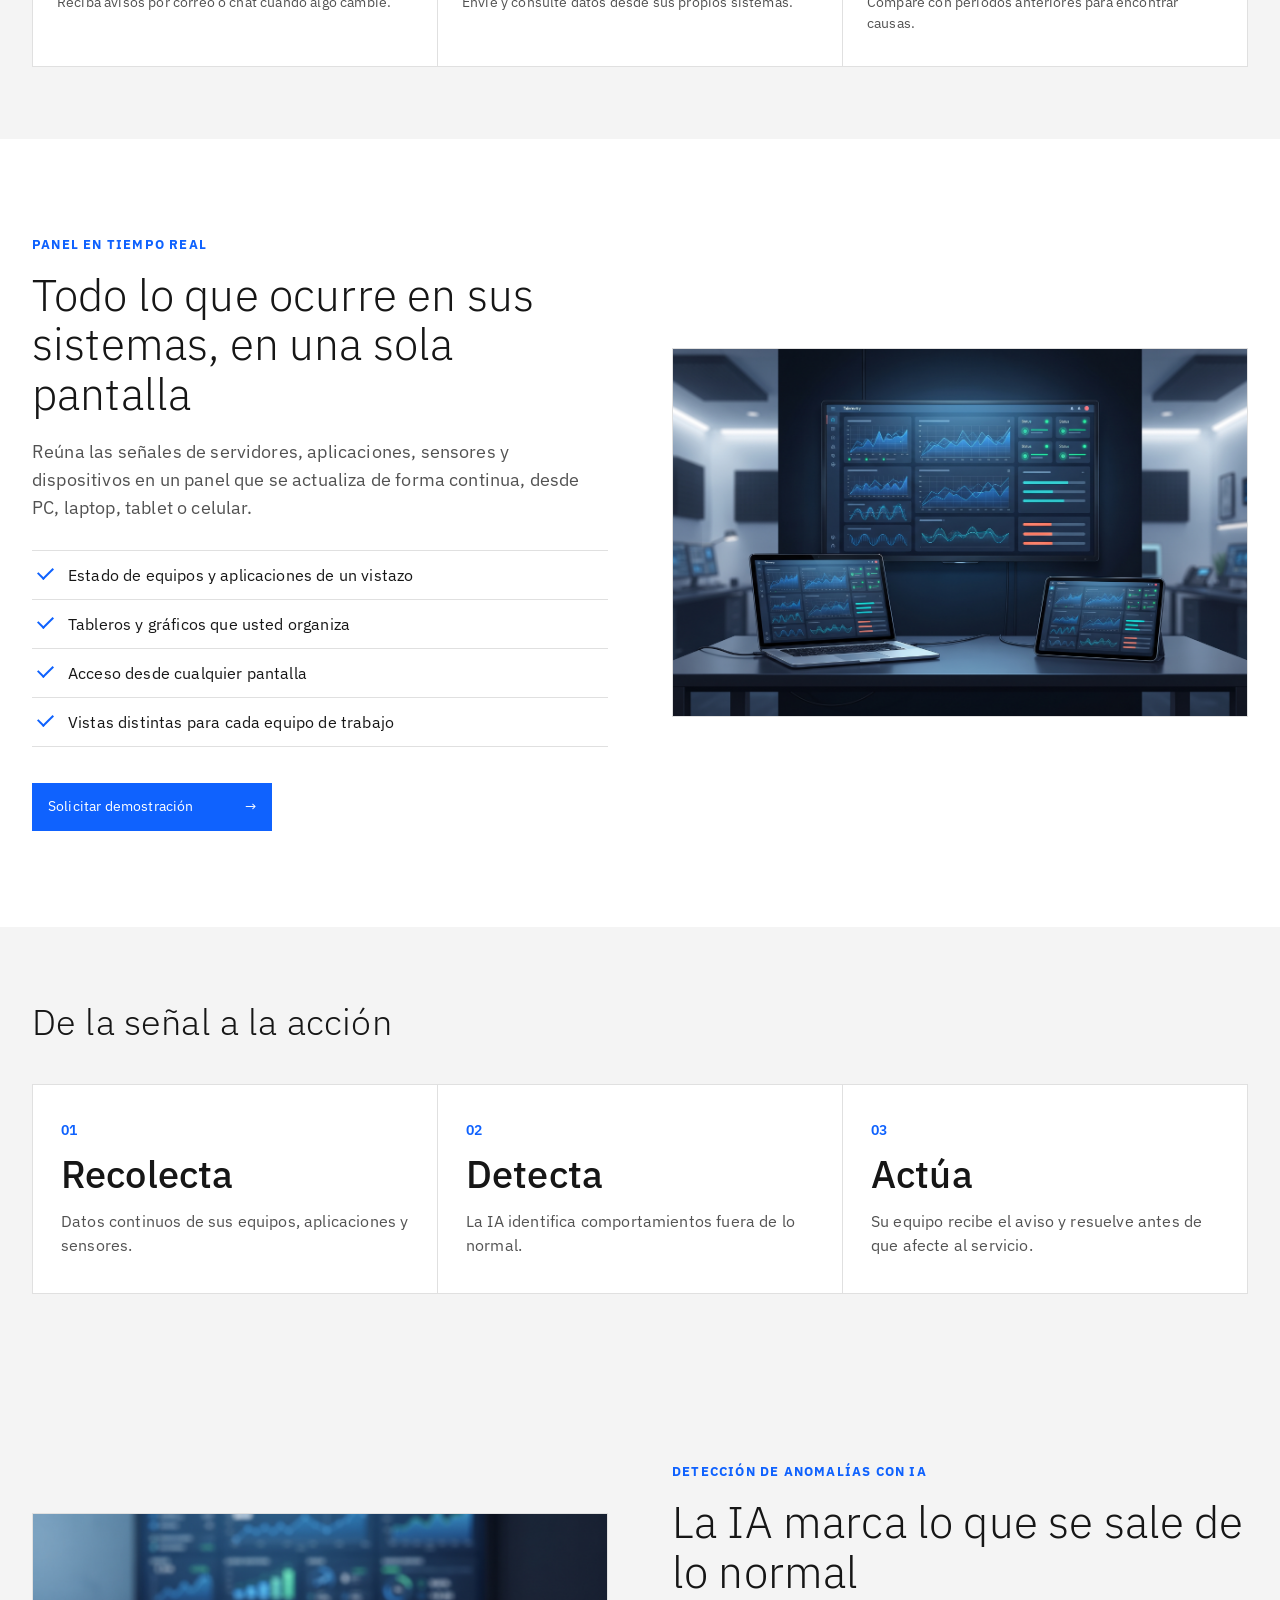
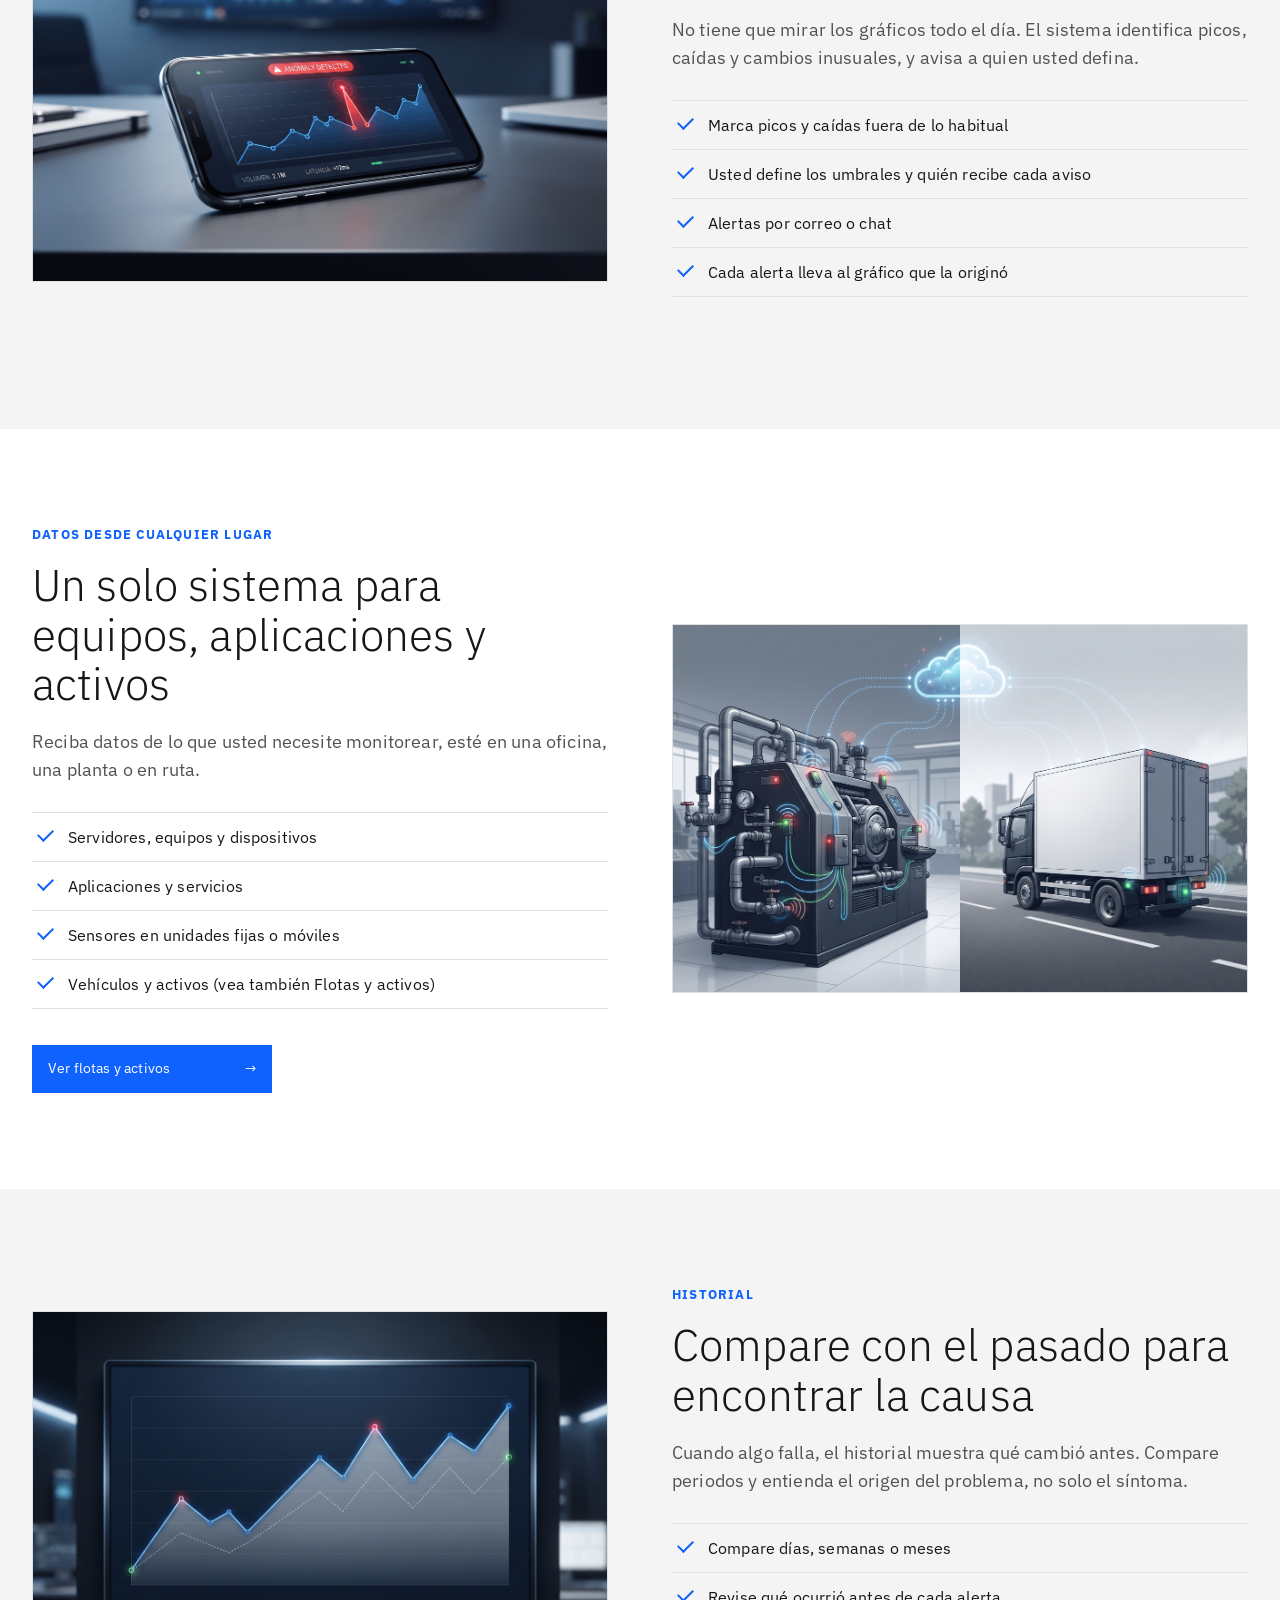
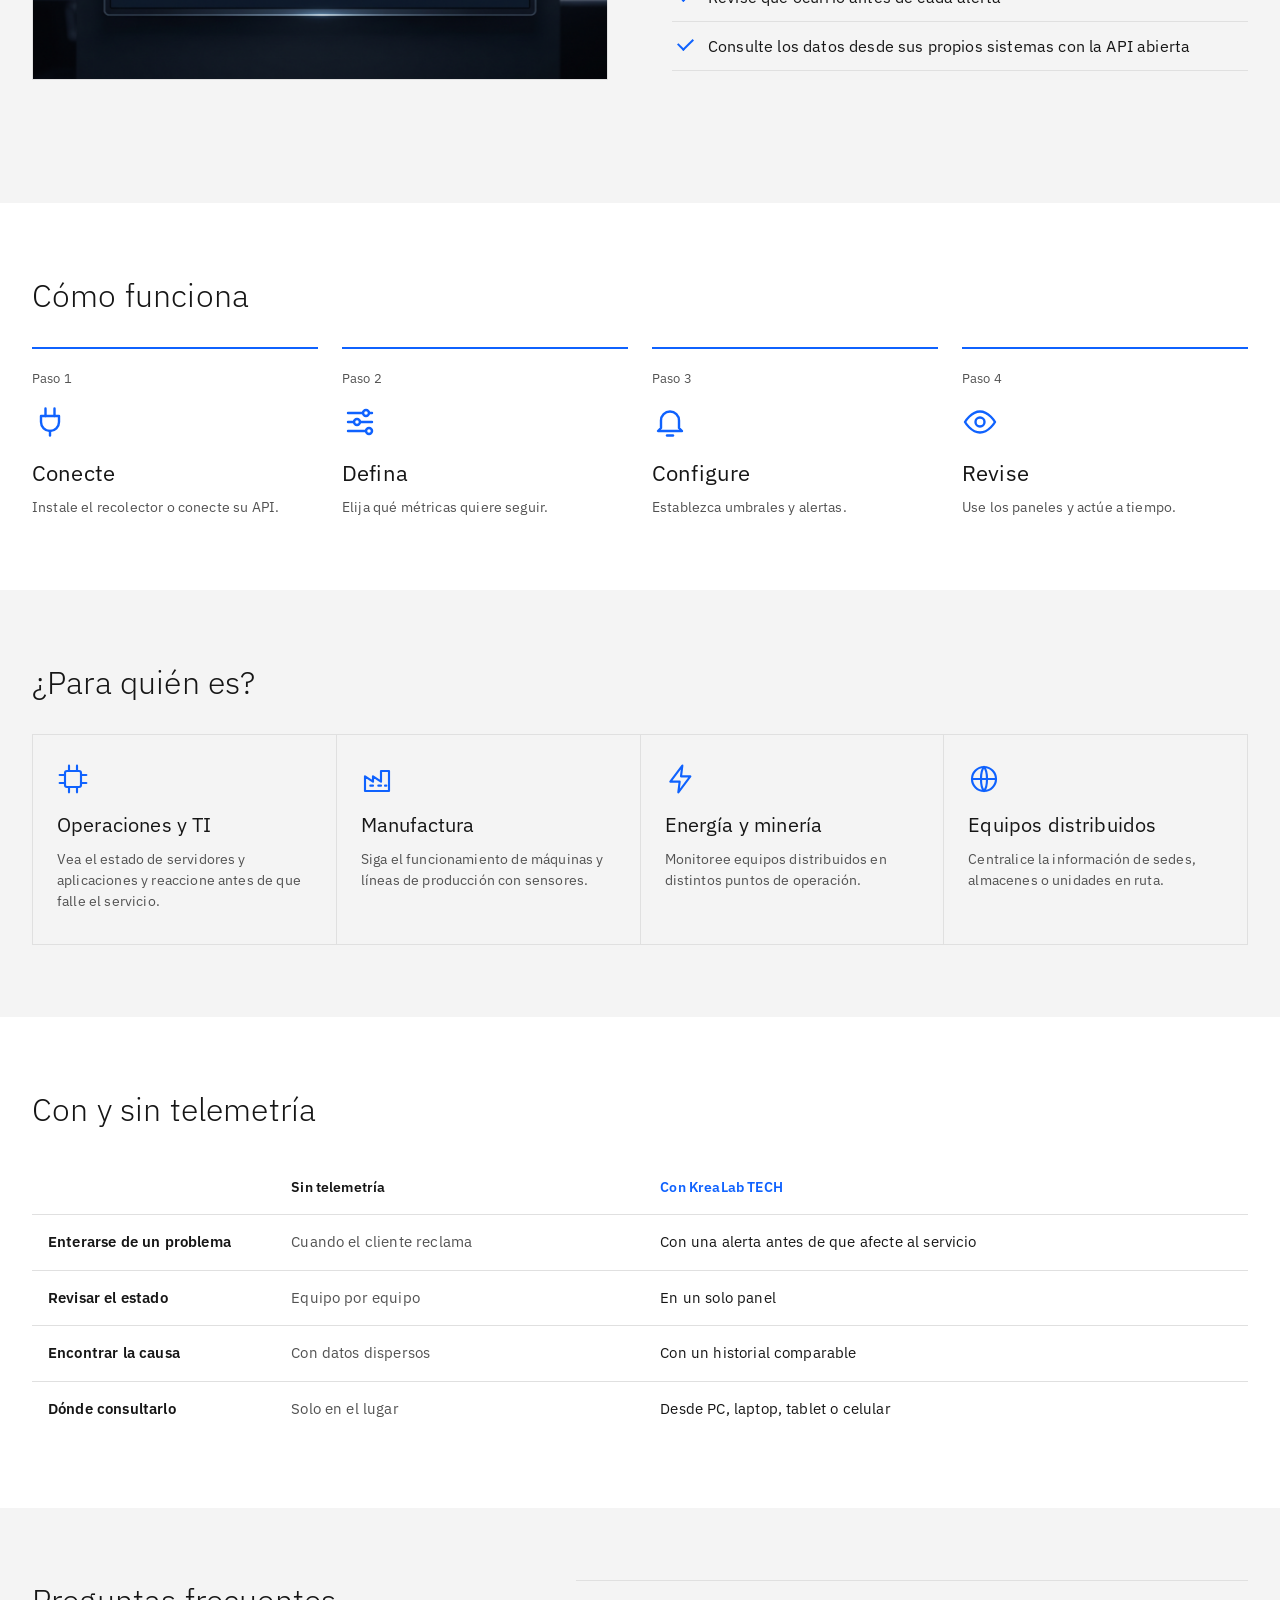
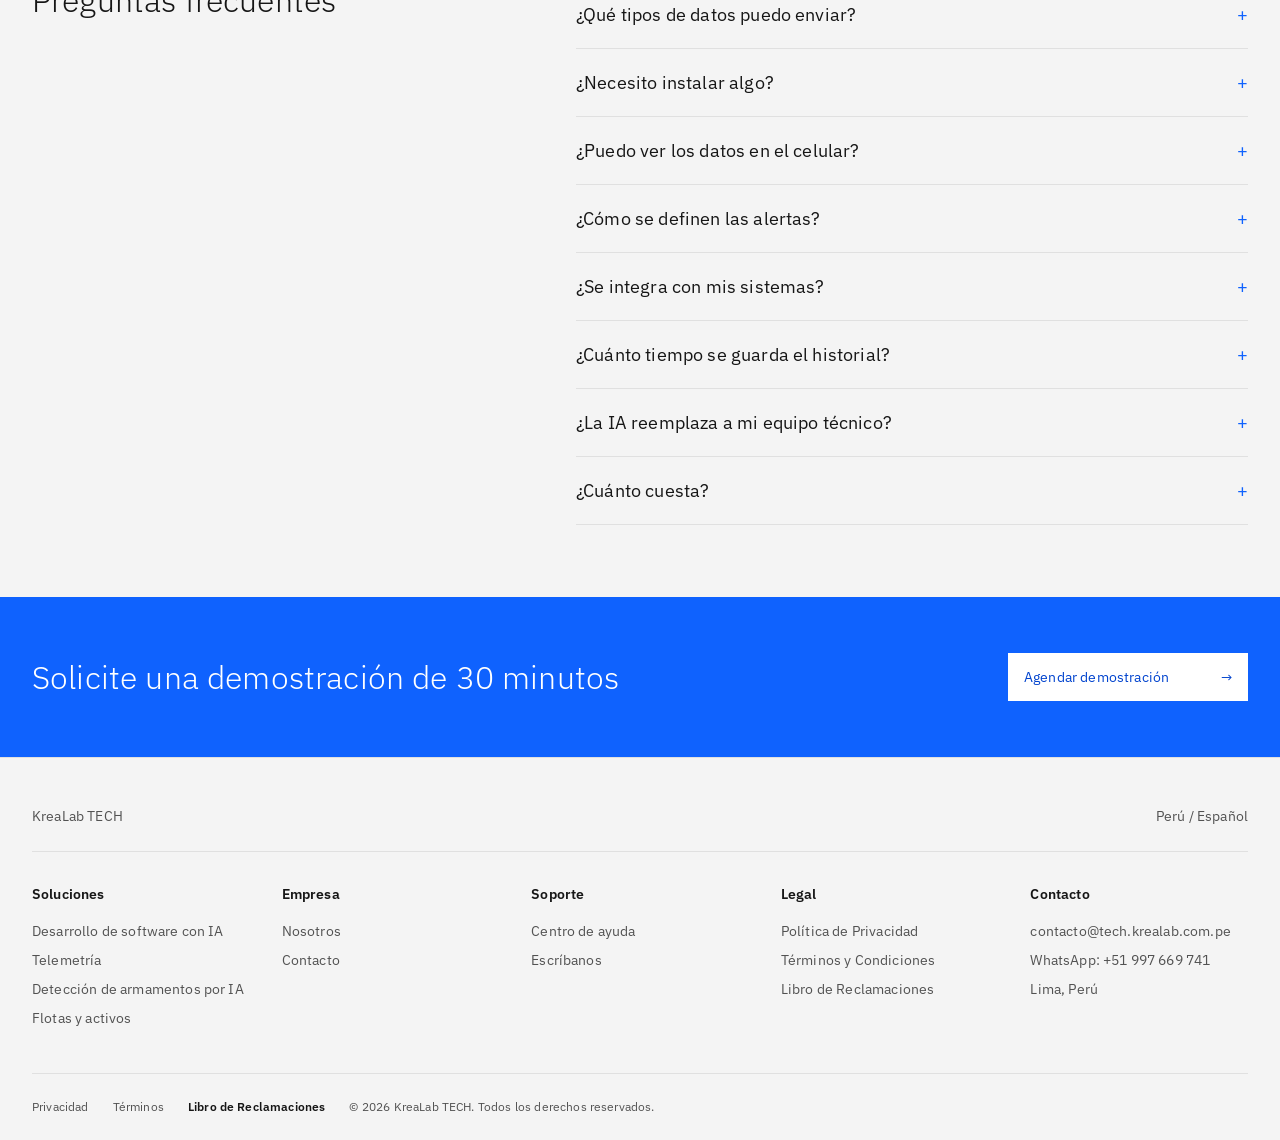
<file: telemetria.html>
<!DOCTYPE html>
<html lang="es">
<head>
  <meta charset="utf-8">
  <meta name="viewport" content="width=device-width, initial-scale=1, viewport-fit=cover">
  <title>Telemetría · KreaLab TECH</title>
  <meta name="description" content="Reúna señales de dispositivos, servidores y aplicaciones en un solo lugar para detectar problemas antes de que afecten al servicio.">
  <link href="https://fonts.googleapis.com/css2?family=IBM+Plex+Sans:wght@300;400;600&display=swap" rel="stylesheet">
  <script>
    (function () {
      try {
        var t = localStorage.getItem('krealab-theme');
        if (t === 'light' || t === 'dark') {
          document.documentElement.setAttribute('data-theme', t);
        } else {
          var d = (window.matchMedia && window.matchMedia('(prefers-color-scheme: dark)').matches) ? 'dark' : 'light';
          document.documentElement.setAttribute('data-theme', d);
        }
      } catch (e) {}
    })();
  </script>
  <link rel="stylesheet" href="styles.css">
</head>
<body class="service-page telemetria-page">
  <header class="mast">
    <div class="wrap">
      <div class="bar">
        <button class="burger" aria-label="Abrir menú" aria-expanded="false" aria-controls="menu" id="bg">
          <svg class="icon-menu" width="20" height="20" viewBox="0 0 20 20" fill="currentColor" aria-hidden="true">
            <rect x="2" y="4" width="16" height="2"></rect>
            <rect x="2" y="9" width="16" height="2"></rect>
            <rect x="2" y="14" width="16" height="2"></rect>
          </svg>
          <svg class="icon-close" width="20" height="20" viewBox="0 0 20 20" fill="none" stroke="currentColor" stroke-width="2" stroke-linecap="round" aria-hidden="true">
            <line x1="4" y1="4" x2="16" y2="16"></line>
            <line x1="16" y1="4" x2="4" y2="16"></line>
          </svg>
        </button>
        <a class="logo" href="index.html">KreaLab TECH</a>
        <nav class="menu" id="menu" aria-label="Principal">
          <button aria-expanded="false" aria-controls="m1">
            Soluciones
            <svg class="chevron" width="20" height="20" viewBox="0 0 24 24" fill="none" stroke="currentColor" stroke-width="2" stroke-linecap="round" stroke-linejoin="round" aria-hidden="true">
              <polyline points="6 9 12 15 18 9"></polyline>
            </svg>
          </button>
          <div class="mega" id="m1">
            <div class="wrap">
              <div>
                <b>Desarrollo con IA</b>
                <a href="desarrollo-ia.html">Resumen</a>
                <a href="desarrollo-ia.html#como-funciona">Cómo funciona</a>
                <a href="desarrollo-ia.html#preguntas">Preguntas frecuentes</a>
              </div>
              <div>
                <b>Telemetría</b>
                <a href="telemetria.html">Resumen</a>
                <a href="telemetria.html#como-funciona">Cómo funciona</a>
                <a href="telemetria.html#preguntas">Preguntas frecuentes</a>
              </div>
              <div>
                <b>Seguridad con IA</b>
                <a href="deteccion-armamentos.html">Resumen</a>
                <a href="deteccion-armamentos.html#como-funciona">Cómo funciona</a>
                <a href="deteccion-armamentos.html#preguntas">Preguntas frecuentes</a>
              </div>
              <div>
                <b>Flotas y activos</b>
                <a href="flotas-activos.html">Resumen</a>
                <a href="flotas-activos.html#como-funciona">Cómo funciona</a>
                <a href="flotas-activos.html#preguntas">Preguntas frecuentes</a>
              </div>
            </div>
          </div>
          <a href="nosotros.html">Nosotros</a>
          <a href="soporte.html">Soporte</a>
          <a href="contacto.html">Contacto</a>
        </nav>
        <div class="tools">
          <a class="hide" href="libro-de-reclamaciones.html">Libro de Reclamaciones</a>
          <button type="button" class="theme-btn" id="theme-btn" aria-label="Activar modo oscuro" title="Activar modo oscuro">
            <svg class="theme-icon-sun" width="20" height="20" viewBox="0 0 20 20" fill="none" stroke="currentColor" stroke-width="1.6" stroke-linecap="round" stroke-linejoin="round" aria-hidden="true">
              <circle cx="10" cy="10" r="3.5"></circle>
              <line x1="10" y1="2" x2="10" y2="4"></line>
              <line x1="10" y1="16" x2="10" y2="18"></line>
              <line x1="2" y1="10" x2="4" y2="10"></line>
              <line x1="16" y1="10" x2="18" y2="10"></line>
              <line x1="4.34" y1="4.34" x2="5.76" y2="5.76"></line>
              <line x1="14.24" y1="14.24" x2="15.66" y2="15.66"></line>
              <line x1="4.34" y1="15.66" x2="5.76" y2="14.24"></line>
              <line x1="14.24" y1="5.76" x2="15.66" y2="4.34"></line>
            </svg>
            <svg class="theme-icon-moon" width="20" height="20" viewBox="0 0 20 20" fill="currentColor" aria-hidden="true">
              <path d="M17.293 13.293A8 8 0 016.707 2.707a8.001 8.001 0 1010.586 10.586z"></path>
            </svg>
          </button>
        </div>
      </div>
    </div>
  </header>

  <main>
    <div class="phero" id="resumen">
      <div class="wrap">
        <nav class="crumb" aria-label="Ruta">
          <a href="index.html">Inicio</a> /
          Telemetría
        </nav>

        <div class="service-hero-grid has-media">
          <div class="service-hero-content">
            <p class="kick">Telemetría</p>
            <h1>Entienda lo que ocurre en sus sistemas en tiempo real</h1>
            <p>
              Reúna señales de dispositivos, servidores y sensores en un solo lugar para detectar problemas antes de que afecten al servicio.
            </p>
            <a class="btn" href="contacto.html">
              Solicitar demostración <span aria-hidden="true">→</span>
            </a>

            <nav class="service-nav" aria-label="Secciones de Telemetría">
              <a href="#funciones">Qué incluye</a>
              <a href="#como-funciona">Cómo funciona</a>
              <a href="#preguntas">Preguntas frecuentes</a>
            </nav>
          </div>

          <div class="service-hero-media">
            <img src="Media/telemetria-hero.png" alt="Monitoreo y telemetría de sistemas en tiempo real" width="1536" height="1024">
          </div>
        </div>
      </div>
    </div>

    <section id="funciones" class="layer">
      <div class="wrap">
        <h2>Qué incluye</h2>
        <div class="pts c3">
          <div>
            <svg class="service-card-icon" viewBox="0 0 24 24" width="32" height="32" fill="none" stroke="currentColor" stroke-width="2" stroke-linecap="round" stroke-linejoin="round" aria-hidden="true">
              <rect x="3" y="3" width="18" height="18" rx="2"></rect>
              <line x1="7" y1="8" x2="17" y2="8"></line>
              <line x1="7" y1="12" x2="13" y2="12"></line>
              <polyline points="7 16 10 14 13 16 17 13"></polyline>
            </svg>
            <h3>Métricas y registros</h3>
            <p>Recolecte datos de equipos y aplicaciones de forma continua.</p>
          </div>

          <div>
            <svg class="service-card-icon" viewBox="0 0 24 24" width="32" height="32" fill="none" stroke="currentColor" stroke-width="2" stroke-linecap="round" stroke-linejoin="round" aria-hidden="true">
              <rect x="2" y="3" width="20" height="14" rx="2"></rect>
              <line x1="8" y1="21" x2="16" y2="21"></line>
              <line x1="12" y1="17" x2="12" y2="21"></line>
              <line x1="2" y1="8" x2="22" y2="8"></line>
              <line x1="9" y1="8" x2="9" y2="17"></line>
              <circle cx="5.5" cy="5.5" r="0.75"></circle>
              <circle cx="8" cy="5.5" r="0.75"></circle>
            </svg>
            <h3>Paneles en tiempo real</h3>
            <p>Visualice el estado de todo desde una sola pantalla.</p>
          </div>

          <div>
            <svg class="service-card-icon" viewBox="0 0 24 24" width="32" height="32" fill="none" stroke="currentColor" stroke-width="2" stroke-linecap="round" stroke-linejoin="round" aria-hidden="true">
              <line x1="3" y1="20" x2="21" y2="20"></line>
              <polyline points="4 15 9 13 13 16 17 6 21 14"></polyline>
              <circle cx="17" cy="6" r="2.5"></circle>
            </svg>
            <h3>Detección de anomalías</h3>
            <p>La IA identifica comportamientos fuera de lo normal.</p>
          </div>

          <div>
            <svg class="service-card-icon" viewBox="0 0 24 24" width="32" height="32" fill="none" stroke="currentColor" stroke-width="2" stroke-linecap="round" stroke-linejoin="round" aria-hidden="true">
              <path d="M18 8A6 6 0 0 0 6 8c0 7-3 9-3 9h18s-3-2-3-9"></path>
              <path d="M13.73 21a2 2 0 0 1-3.46 0"></path>
              <line x1="12" y1="2" x2="12" y2="4"></line>
            </svg>
            <h3>Alertas</h3>
            <p>Reciba avisos por correo o chat cuando algo cambie.</p>
          </div>

          <div>
            <svg class="service-card-icon" viewBox="0 0 24 24" width="32" height="32" fill="none" stroke="currentColor" stroke-width="2" stroke-linecap="round" stroke-linejoin="round" aria-hidden="true">
              <polyline points="16 18 22 12 16 6"></polyline>
              <polyline points="8 6 2 12 8 18"></polyline>
              <line x1="14" y1="4" x2="10" y2="20"></line>
            </svg>
            <h3>API abierta</h3>
            <p>Envíe y consulte datos desde sus propios sistemas.</p>
          </div>

          <div>
            <svg class="service-card-icon" viewBox="0 0 24 24" width="32" height="32" fill="none" stroke="currentColor" stroke-width="2" stroke-linecap="round" stroke-linejoin="round" aria-hidden="true">
              <circle cx="12" cy="12" r="9"></circle>
              <polyline points="12 6 12 12 15 15"></polyline>
              <path d="M3 12a9 9 0 0 1 15-6.7L21 8"></path>
              <polyline points="21 3 21 8 16 8"></polyline>
            </svg>
            <h3>Historial</h3>
            <p>Compare con periodos anteriores para encontrar causas.</p>
          </div>
        </div>
      </div>
    </section>

    <section id="panel" class="svc"><div class="wrap sp"><div><p class="eyebrow">Panel en tiempo real</p><h2>Todo lo que ocurre en sus sistemas, en una sola pantalla</h2><p class="t">Reúna las señales de servidores, aplicaciones, sensores y dispositivos en un panel que se actualiza de forma continua, desde PC, laptop, tablet o celular.</p><ul class="ck"><li>Estado de equipos y aplicaciones de un vistazo</li><li>Tableros y gráficos que usted organiza</li><li>Acceso desde cualquier pantalla</li><li>Vistas distintas para cada equipo de trabajo</li></ul><a class="btn" href="contacto.html">Solicitar demostración <span aria-hidden="true">→</span></a></div><div class="pic"><img src="Media/telemetria-panel.png" alt="Monitor con un panel de telemetría con gráficos de líneas y tarjetas de estado" width="1600" height="1040" loading="lazy"></div></div></section><div class="impact"><div class="wrap"><h2>De la señal a la acción</h2><div class="g3"><div><span class="n">01</span><p class="big">Recolecta</p><p>Datos continuos de sus equipos, aplicaciones y sensores.</p></div><div><span class="n">02</span><p class="big">Detecta</p><p>La IA identifica comportamientos fuera de lo normal.</p></div><div><span class="n">03</span><p class="big">Actúa</p><p>Su equipo recibe el aviso y resuelve antes de que afecte al servicio.</p></div></div></div></div><section class="svc layer"><div class="wrap sp rev"><div><p class="eyebrow">Detección de anomalías con IA</p><h2>La IA marca lo que se sale de lo normal</h2><p class="t">No tiene que mirar los gráficos todo el día. El sistema identifica picos, caídas y cambios inusuales, y avisa a quien usted defina.</p><ul class="ck"><li>Marca picos y caídas fuera de lo habitual</li><li>Usted define los umbrales y quién recibe cada aviso</li><li>Alertas por correo o chat</li><li>Cada alerta lleva al gráfico que la originó</li></ul></div><div class="pic"><img src="Media/telemetria-anomalias.png" alt="Teléfono que muestra una alerta de anomalía sobre un gráfico con un punto rojo resaltado" width="1600" height="1040" loading="lazy"></div></div></section><section class="svc"><div class="wrap sp"><div><p class="eyebrow">Datos desde cualquier lugar</p><h2>Un solo sistema para equipos, aplicaciones y activos</h2><p class="t">Reciba datos de lo que usted necesite monitorear, esté en una oficina, una planta o en ruta.</p><ul class="ck"><li>Servidores, equipos y dispositivos</li><li>Aplicaciones y servicios</li><li>Sensores en unidades fijas o móviles</li><li>Vehículos y activos (vea también Flotas y activos)</li></ul><a class="btn" href="flotas-activos.html">Ver flotas y activos <span aria-hidden="true">→</span></a></div><div class="pic"><img src="Media/telemetria-sensores.png" alt="Sensores conectados en equipos industriales y en un camión de reparto" width="1600" height="1040" loading="lazy"></div></div></section><section class="svc layer"><div class="wrap sp rev"><div><p class="eyebrow">Historial</p><h2>Compare con el pasado para encontrar la causa</h2><p class="t">Cuando algo falla, el historial muestra qué cambió antes. Compare periodos y entienda el origen del problema, no solo el síntoma.</p><ul class="ck"><li>Compare días, semanas o meses</li><li>Revise qué ocurrió antes de cada alerta</li><li>Consulte los datos desde sus propios sistemas con la API abierta</li></ul></div><div class="pic"><img src="Media/telemetria-historial.png" alt="Gráficos comparando dos periodos de tiempo en una pantalla" width="1600" height="1040" loading="lazy"></div></div></section><section id="como-funciona"><div class="wrap"><h2>Cómo funciona</h2><div class="flow"><div><span class="n">Paso 1</span><svg class="ic" viewBox="0 0 24 24" fill="none" stroke="currentColor" stroke-width="1.6" stroke-linecap="round" stroke-linejoin="round" aria-hidden="true"><path d="M9 3v5M15 3v5"/><path d="M6 8h12v4a6 6 0 0 1-12 0z"/><path d="M12 18v3"/></svg><h3>Conecte</h3><p>Instale el recolector o conecte su API.</p></div><div><span class="n">Paso 2</span><svg class="ic" viewBox="0 0 24 24" fill="none" stroke="currentColor" stroke-width="1.6" stroke-linecap="round" stroke-linejoin="round" aria-hidden="true"><path d="M4 6h10M18 6h2M4 12h4M12 12h8M4 18h12M20 18h0"/><circle cx="16" cy="6" r="2"/><circle cx="10" cy="12" r="2"/><circle cx="18" cy="18" r="2"/></svg><h3>Defina</h3><p>Elija qué métricas quiere seguir.</p></div><div><span class="n">Paso 3</span><svg class="ic" viewBox="0 0 24 24" fill="none" stroke="currentColor" stroke-width="1.6" stroke-linecap="round" stroke-linejoin="round" aria-hidden="true"><path d="M18 16V11a6 6 0 1 0-12 0v5l-2 2h16z"/><path d="M10 21h4"/></svg><h3>Configure</h3><p>Establezca umbrales y alertas.</p></div><div><span class="n">Paso 4</span><svg class="ic" viewBox="0 0 24 24" fill="none" stroke="currentColor" stroke-width="1.6" stroke-linecap="round" stroke-linejoin="round" aria-hidden="true"><path d="M2 12s4-7 10-7 10 7 10 7-4 7-10 7S2 12 2 12z"/><circle cx="12" cy="12" r="3"/></svg><h3>Revise</h3><p>Use los paneles y actúe a tiempo.</p></div></div></div></section><section class="layer"><div class="wrap"><h2>¿Para quién es?</h2><div class="ft c4"><div><svg class="ic" viewBox="0 0 24 24" fill="none" stroke="currentColor" stroke-width="1.6" stroke-linecap="round" stroke-linejoin="round" aria-hidden="true"><rect x="6" y="6" width="12" height="12" rx="1.5"/><path d="M9 2v4M15 2v4M9 18v4M15 18v4M2 9h4M2 15h4M18 9h4M18 15h4"/></svg><h3>Operaciones y TI</h3><p>Vea el estado de servidores y aplicaciones y reaccione antes de que falle el servicio.</p></div><div><svg class="ic" viewBox="0 0 24 24" fill="none" stroke="currentColor" stroke-width="1.6" stroke-linecap="round" stroke-linejoin="round" aria-hidden="true"><path d="M3 21V10l6 4V10l6 4V6h6v15z"/><path d="M7 17h2M13 17h2M18 17h1"/></svg><h3>Manufactura</h3><p>Siga el funcionamiento de máquinas y líneas de producción con sensores.</p></div><div><svg class="ic" viewBox="0 0 24 24" fill="none" stroke="currentColor" stroke-width="1.6" stroke-linecap="round" stroke-linejoin="round" aria-hidden="true"><path d="M13 2L4 14h7l-1 8 9-12h-7z"/></svg><h3>Energía y minería</h3><p>Monitoree equipos distribuidos en distintos puntos de operación.</p></div><div><svg class="ic" viewBox="0 0 24 24" fill="none" stroke="currentColor" stroke-width="1.6" stroke-linecap="round" stroke-linejoin="round" aria-hidden="true"><circle cx="12" cy="12" r="9"/><path d="M3 12h18M12 3c3 3.2 3 14.8 0 18M12 3c-3 3.2-3 14.8 0 18"/></svg><h3>Equipos distribuidos</h3><p>Centralice la información de sedes, almacenes o unidades en ruta.</p></div></div></div></section><section><div class="wrap"><h2>Con y sin telemetría</h2><div class="tscroll"><table class="cmp"><thead><tr><th></th><th>Sin telemetría</th><th>Con KreaLab TECH</th></tr></thead><tbody><tr><th scope="row">Enterarse de un problema</th><td>Cuando el cliente reclama</td><td>Con una alerta antes de que afecte al servicio</td></tr><tr><th scope="row">Revisar el estado</th><td>Equipo por equipo</td><td>En un solo panel</td></tr><tr><th scope="row">Encontrar la causa</th><td>Con datos dispersos</td><td>Con un historial comparable</td></tr><tr><th scope="row">Dónde consultarlo</th><td>Solo en el lugar</td><td>Desde PC, laptop, tablet o celular</td></tr></tbody></table></div></div></section><section id="preguntas" class="layer"><div class="wrap two"><div><h2>Preguntas frecuentes</h2></div><div><details><summary>¿Qué tipos de datos puedo enviar?</summary><p>Métricas, registros y eventos de equipos, sensores y aplicaciones.</p></details><details><summary>¿Necesito instalar algo?</summary><p>Según el caso, se instala un recolector o se conecta su sistema mediante la API. Lo definimos en la demostración.</p></details><details><summary>¿Puedo ver los datos en el celular?</summary><p>Sí, los paneles se adaptan a PC, laptop, tablet y celular.</p></details><details><summary>¿Cómo se definen las alertas?</summary><p>Usted elige las métricas, los umbrales y quién recibe cada aviso, por correo o chat.</p></details><details><summary>¿Se integra con mis sistemas?</summary><p>Sí, la API abierta permite enviar y consultar datos desde sus propios sistemas.</p></details><details><summary>¿Cuánto tiempo se guarda el historial?</summary><p>Depende del plan acordado. Lo definimos en la propuesta.</p></details><details><summary>¿La IA reemplaza a mi equipo técnico?</summary><p>No. La IA señala lo inusual; su equipo revisa, decide y actúa.</p></details><details><summary>¿Cuánto cuesta?</summary><p>Depende de cuántos equipos y datos quiera monitorear. El precio se detalla en la demostración.</p></details></div></div></section><div class="cta">
      <div class="wrap">
        <h2>Solicite una demostración de 30 minutos</h2>
        <a class="btn" href="contacto.html">
          Agendar demostración <span aria-hidden="true">→</span>
        </a>
      </div>
    </div></main>

  <footer>
    <div class="wrap">
      <div class="loc">
        <span>KreaLab TECH</span>
        <a href="#" style="padding:0">Perú / Español</a>
      </div>
      <div class="cols">
        <div>
          <b>Soluciones</b>
          <a href="desarrollo-ia.html">Desarrollo de software con IA</a>
          <a href="telemetria.html">Telemetría</a>
          <a href="deteccion-armamentos.html">Detección de armamentos por IA</a>
          <a href="flotas-activos.html">Flotas y activos</a>
        </div>
        <div>
          <b>Empresa</b>
          <a href="nosotros.html">Nosotros</a>
          <a href="contacto.html">Contacto</a>
        </div>
        <div>
          <b>Soporte</b>
          <a href="soporte.html">Centro de ayuda</a>
          <a href="contacto.html">Escríbanos</a>
        </div>
        <div>
          <b>Legal</b>
          <a href="privacidad.html">Política de Privacidad</a>
          <a href="terminos.html">Términos y Condiciones</a>
          <a href="libro-de-reclamaciones.html">Libro de Reclamaciones</a>
        </div>
        <div>
          <b>Contacto</b>
          <a href="mailto:contacto@tech.krealab.com.pe">contacto@tech.krealab.com.pe</a>
          <a href="https://wa.me/51997669741?text=Hola%20KreaLab%20TECH%2C%20quisiera%20m%C3%A1s%20informaci%C3%B3n" target="_blank" rel="noopener" aria-label="Escribir por WhatsApp al +51 997 669 741">WhatsApp: +51 997 669 741</a>
          <a href="#">Lima, Perú</a>
        </div>
      </div>
      <div class="legal">
        <a href="privacidad.html">Privacidad</a>
        <a href="terminos.html">Términos</a>
        <a class="libro" href="libro-de-reclamaciones.html">Libro de Reclamaciones</a>
        <span>© 2026 KreaLab TECH. Todos los derechos reservados.</span>
      </div>
    </div>
  </footer>

  <button type="button" class="scroll-top" id="scroll-top" aria-label="Volver al principio" title="Volver arriba" tabindex="-1" aria-hidden="true">
    <svg width="20" height="20" viewBox="0 0 24 24" fill="none" stroke="currentColor" stroke-width="2.5" stroke-linecap="round" stroke-linejoin="round" aria-hidden="true">
      <path d="M12 19V5M5 12l7-7 7 7"/>
    </svg>
  </button>
  <script src="script.js"></script>
</body>
</html><!DOCTYPE html>
<html lang="es">
<head>
  <meta charset="utf-8">
  <meta name="viewport" content="width=device-width, initial-scale=1, viewport-fit=cover">
  <title>Telemetría · KreaLab TECH</title>
  <meta name="description" content="Reúna señales de dispositivos, servidores y aplicaciones en un solo lugar para detectar problemas antes de que afecten al servicio.">
  <link href="https://fonts.googleapis.com/css2?family=IBM+Plex+Sans:wght@300;400;600&display=swap" rel="stylesheet">
  <script>
    (function () {
      try {
        var t = localStorage.getItem('krealab-theme');
        if (t === 'light' || t === 'dark') {
          document.documentElement.setAttribute('data-theme', t);
        } else {
          var d = (window.matchMedia && window.matchMedia('(prefers-color-scheme: dark)').matches) ? 'dark' : 'light';
          document.documentElement.setAttribute('data-theme', d);
        }
      } catch (e) {}
    })();
  </script>
  <link rel="stylesheet" href="styles.css">
</head>
<body class="service-page telemetria-page">
  <header class="mast">
    <div class="wrap">
      <div class="bar">
        <button class="burger" aria-label="Abrir menú" aria-expanded="false" aria-controls="menu" id="bg">
          <svg class="icon-menu" width="20" height="20" viewBox="0 0 20 20" fill="currentColor" aria-hidden="true">
            <rect x="2" y="4" width="16" height="2"></rect>
            <rect x="2" y="9" width="16" height="2"></rect>
            <rect x="2" y="14" width="16" height="2"></rect>
          </svg>
          <svg class="icon-close" width="20" height="20" viewBox="0 0 20 20" fill="none" stroke="currentColor" stroke-width="2" stroke-linecap="round" aria-hidden="true">
            <line x1="4" y1="4" x2="16" y2="16"></line>
            <line x1="16" y1="4" x2="4" y2="16"></line>
          </svg>
        </button>
        <a class="logo" href="index.html">KreaLab TECH</a>
        <nav class="menu" id="menu" aria-label="Principal">
          <button aria-expanded="false" aria-controls="m1">
            Soluciones
            <svg class="chevron" width="20" height="20" viewBox="0 0 24 24" fill="none" stroke="currentColor" stroke-width="2" stroke-linecap="round" stroke-linejoin="round" aria-hidden="true">
              <polyline points="6 9 12 15 18 9"></polyline>
            </svg>
          </button>
          <div class="mega" id="m1">
            <div class="wrap">
              <div>
                <b>Desarrollo con IA</b>
                <a href="desarrollo-ia.html">Resumen</a>
                <a href="desarrollo-ia.html#como-funciona">Cómo funciona</a>
                <a href="desarrollo-ia.html#preguntas">Preguntas frecuentes</a>
              </div>
              <div>
                <b>Telemetría</b>
                <a href="telemetria.html">Resumen</a>
                <a href="telemetria.html#como-funciona">Cómo funciona</a>
                <a href="telemetria.html#preguntas">Preguntas frecuentes</a>
              </div>
              <div>
                <b>Seguridad con IA</b>
                <a href="deteccion-armamentos.html">Resumen</a>
                <a href="deteccion-armamentos.html#como-funciona">Cómo funciona</a>
                <a href="deteccion-armamentos.html#preguntas">Preguntas frecuentes</a>
              </div>
              <div>
                <b>Flotas y activos</b>
                <a href="flotas-activos.html">Resumen</a>
                <a href="flotas-activos.html#como-funciona">Cómo funciona</a>
                <a href="flotas-activos.html#preguntas">Preguntas frecuentes</a>
              </div>
            </div>
          </div>
          <a href="nosotros.html">Nosotros</a>
          <a href="soporte.html">Soporte</a>
          <a href="contacto.html">Contacto</a>
        </nav>
        <div class="tools">
          <a class="hide" href="libro-de-reclamaciones.html">Libro de Reclamaciones</a>
          <button type="button" class="theme-btn" id="theme-btn" aria-label="Activar modo oscuro" title="Activar modo oscuro">
            <svg class="theme-icon-sun" width="20" height="20" viewBox="0 0 20 20" fill="none" stroke="currentColor" stroke-width="1.6" stroke-linecap="round" stroke-linejoin="round" aria-hidden="true">
              <circle cx="10" cy="10" r="3.5"></circle>
              <line x1="10" y1="2" x2="10" y2="4"></line>
              <line x1="10" y1="16" x2="10" y2="18"></line>
              <line x1="2" y1="10" x2="4" y2="10"></line>
              <line x1="16" y1="10" x2="18" y2="10"></line>
              <line x1="4.34" y1="4.34" x2="5.76" y2="5.76"></line>
              <line x1="14.24" y1="14.24" x2="15.66" y2="15.66"></line>
              <line x1="4.34" y1="15.66" x2="5.76" y2="14.24"></line>
              <line x1="14.24" y1="5.76" x2="15.66" y2="4.34"></line>
            </svg>
            <svg class="theme-icon-moon" width="20" height="20" viewBox="0 0 20 20" fill="currentColor" aria-hidden="true">
              <path d="M17.293 13.293A8 8 0 016.707 2.707a8.001 8.001 0 1010.586 10.586z"></path>
            </svg>
          </button>
        </div>
      </div>
    </div>
  </header>

  <main>
    <div class="phero" id="resumen">
      <div class="wrap">
        <nav class="crumb" aria-label="Ruta">
          <a href="index.html">Inicio</a> /
          Telemetría
        </nav>

        <div class="service-hero-grid has-media">
          <div class="service-hero-content">
            <p class="kick">Telemetría</p>
            <h1>Entienda lo que ocurre en sus sistemas en tiempo real</h1>
            <p>
              Reúna señales de dispositivos, servidores y sensores en un solo lugar para detectar problemas antes de que afecten al servicio.
            </p>
            <a class="btn" href="contacto.html">
              Solicitar demostración <span aria-hidden="true">→</span>
            </a>

            <nav class="service-nav" aria-label="Secciones de Telemetría">
              <a href="#funciones">Qué incluye</a>
              <a href="#como-funciona">Cómo funciona</a>
              <a href="#preguntas">Preguntas frecuentes</a>
            </nav>
          </div>

          <div class="service-hero-media">
            <img src="Media/telemetria-hero.png" alt="Monitoreo y telemetría de sistemas en tiempo real" width="1536" height="1024">
          </div>
        </div>
      </div>
    </div>

    <section id="funciones" class="layer">
      <div class="wrap">
        <h2>Qué incluye</h2>
        <div class="pts c3">
          <div>
            <svg class="service-card-icon" viewBox="0 0 24 24" width="32" height="32" fill="none" stroke="currentColor" stroke-width="2" stroke-linecap="round" stroke-linejoin="round" aria-hidden="true">
              <rect x="3" y="3" width="18" height="18" rx="2"></rect>
              <line x1="7" y1="8" x2="17" y2="8"></line>
              <line x1="7" y1="12" x2="13" y2="12"></line>
              <polyline points="7 16 10 14 13 16 17 13"></polyline>
            </svg>
            <h3>Métricas y registros</h3>
            <p>Recolecte datos de equipos y aplicaciones de forma continua.</p>
          </div>

          <div>
            <svg class="service-card-icon" viewBox="0 0 24 24" width="32" height="32" fill="none" stroke="currentColor" stroke-width="2" stroke-linecap="round" stroke-linejoin="round" aria-hidden="true">
              <rect x="2" y="3" width="20" height="14" rx="2"></rect>
              <line x1="8" y1="21" x2="16" y2="21"></line>
              <line x1="12" y1="17" x2="12" y2="21"></line>
              <line x1="2" y1="8" x2="22" y2="8"></line>
              <line x1="9" y1="8" x2="9" y2="17"></line>
              <circle cx="5.5" cy="5.5" r="0.75"></circle>
              <circle cx="8" cy="5.5" r="0.75"></circle>
            </svg>
            <h3>Paneles en tiempo real</h3>
            <p>Visualice el estado de todo desde una sola pantalla.</p>
          </div>

          <div>
            <svg class="service-card-icon" viewBox="0 0 24 24" width="32" height="32" fill="none" stroke="currentColor" stroke-width="2" stroke-linecap="round" stroke-linejoin="round" aria-hidden="true">
              <line x1="3" y1="20" x2="21" y2="20"></line>
              <polyline points="4 15 9 13 13 16 17 6 21 14"></polyline>
              <circle cx="17" cy="6" r="2.5"></circle>
            </svg>
            <h3>Detección de anomalías</h3>
            <p>La IA identifica comportamientos fuera de lo normal.</p>
          </div>

          <div>
            <svg class="service-card-icon" viewBox="0 0 24 24" width="32" height="32" fill="none" stroke="currentColor" stroke-width="2" stroke-linecap="round" stroke-linejoin="round" aria-hidden="true">
              <path d="M18 8A6 6 0 0 0 6 8c0 7-3 9-3 9h18s-3-2-3-9"></path>
              <path d="M13.73 21a2 2 0 0 1-3.46 0"></path>
              <line x1="12" y1="2" x2="12" y2="4"></line>
            </svg>
            <h3>Alertas</h3>
            <p>Reciba avisos por correo o chat cuando algo cambie.</p>
          </div>

          <div>
            <svg class="service-card-icon" viewBox="0 0 24 24" width="32" height="32" fill="none" stroke="currentColor" stroke-width="2" stroke-linecap="round" stroke-linejoin="round" aria-hidden="true">
              <polyline points="16 18 22 12 16 6"></polyline>
              <polyline points="8 6 2 12 8 18"></polyline>
              <line x1="14" y1="4" x2="10" y2="20"></line>
            </svg>
            <h3>API abierta</h3>
            <p>Envíe y consulte datos desde sus propios sistemas.</p>
          </div>

          <div>
            <svg class="service-card-icon" viewBox="0 0 24 24" width="32" height="32" fill="none" stroke="currentColor" stroke-width="2" stroke-linecap="round" stroke-linejoin="round" aria-hidden="true">
              <circle cx="12" cy="12" r="9"></circle>
              <polyline points="12 6 12 12 15 15"></polyline>
              <path d="M3 12a9 9 0 0 1 15-6.7L21 8"></path>
              <polyline points="21 3 21 8 16 8"></polyline>
            </svg>
            <h3>Historial</h3>
            <p>Compare con periodos anteriores para encontrar causas.</p>
          </div>
        </div>
      </div>
    </section>

    <section id="panel" class="svc"><div class="wrap sp"><div><p class="eyebrow">Panel en tiempo real</p><h2>Todo lo que ocurre en sus sistemas, en una sola pantalla</h2><p class="t">Reúna las señales de servidores, aplicaciones, sensores y dispositivos en un panel que se actualiza de forma continua, desde PC, laptop, tablet o celular.</p><ul class="ck"><li>Estado de equipos y aplicaciones de un vistazo</li><li>Tableros y gráficos que usted organiza</li><li>Acceso desde cualquier pantalla</li><li>Vistas distintas para cada equipo de trabajo</li></ul><a class="btn" href="contacto.html">Solicitar demostración <span aria-hidden="true">→</span></a></div><div class="pic"><img src="Media/telemetria-panel.png" alt="Monitor con un panel de telemetría con gráficos de líneas y tarjetas de estado" width="1600" height="1040" loading="lazy"></div></div></section><div class="impact"><div class="wrap"><h2>De la señal a la acción</h2><div class="g3"><div><span class="n">01</span><p class="big">Recolecta</p><p>Datos continuos de sus equipos, aplicaciones y sensores.</p></div><div><span class="n">02</span><p class="big">Detecta</p><p>La IA identifica comportamientos fuera de lo normal.</p></div><div><span class="n">03</span><p class="big">Actúa</p><p>Su equipo recibe el aviso y resuelve antes de que afecte al servicio.</p></div></div></div></div><section class="svc layer"><div class="wrap sp rev"><div><p class="eyebrow">Detección de anomalías con IA</p><h2>La IA marca lo que se sale de lo normal</h2><p class="t">No tiene que mirar los gráficos todo el día. El sistema identifica picos, caídas y cambios inusuales, y avisa a quien usted defina.</p><ul class="ck"><li>Marca picos y caídas fuera de lo habitual</li><li>Usted define los umbrales y quién recibe cada aviso</li><li>Alertas por correo o chat</li><li>Cada alerta lleva al gráfico que la originó</li></ul></div><div class="pic"><img src="Media/telemetria-anomalias.png" alt="Teléfono que muestra una alerta de anomalía sobre un gráfico con un punto rojo resaltado" width="1600" height="1040" loading="lazy"></div></div></section><section class="svc"><div class="wrap sp"><div><p class="eyebrow">Datos desde cualquier lugar</p><h2>Un solo sistema para equipos, aplicaciones y activos</h2><p class="t">Reciba datos de lo que usted necesite monitorear, esté en una oficina, una planta o en ruta.</p><ul class="ck"><li>Servidores, equipos y dispositivos</li><li>Aplicaciones y servicios</li><li>Sensores en unidades fijas o móviles</li><li>Vehículos y activos (vea también Flotas y activos)</li></ul><a class="btn" href="flotas-activos.html">Ver flotas y activos <span aria-hidden="true">→</span></a></div><div class="pic"><img src="Media/telemetria-sensores.png" alt="Sensores conectados en equipos industriales y en un camión de reparto" width="1600" height="1040" loading="lazy"></div></div></section><section class="svc layer"><div class="wrap sp rev"><div><p class="eyebrow">Historial</p><h2>Compare con el pasado para encontrar la causa</h2><p class="t">Cuando algo falla, el historial muestra qué cambió antes. Compare periodos y entienda el origen del problema, no solo el síntoma.</p><ul class="ck"><li>Compare días, semanas o meses</li><li>Revise qué ocurrió antes de cada alerta</li><li>Consulte los datos desde sus propios sistemas con la API abierta</li></ul></div><div class="pic"><img src="Media/telemetria-historial.png" alt="Gráficos comparando dos periodos de tiempo en una pantalla" width="1600" height="1040" loading="lazy"></div></div></section><section id="como-funciona"><div class="wrap"><h2>Cómo funciona</h2><div class="flow"><div><span class="n">Paso 1</span><svg class="ic" viewBox="0 0 24 24" fill="none" stroke="currentColor" stroke-width="1.6" stroke-linecap="round" stroke-linejoin="round" aria-hidden="true"><path d="M9 3v5M15 3v5"/><path d="M6 8h12v4a6 6 0 0 1-12 0z"/><path d="M12 18v3"/></svg><h3>Conecte</h3><p>Instale el recolector o conecte su API.</p></div><div><span class="n">Paso 2</span><svg class="ic" viewBox="0 0 24 24" fill="none" stroke="currentColor" stroke-width="1.6" stroke-linecap="round" stroke-linejoin="round" aria-hidden="true"><path d="M4 6h10M18 6h2M4 12h4M12 12h8M4 18h12M20 18h0"/><circle cx="16" cy="6" r="2"/><circle cx="10" cy="12" r="2"/><circle cx="18" cy="18" r="2"/></svg><h3>Defina</h3><p>Elija qué métricas quiere seguir.</p></div><div><span class="n">Paso 3</span><svg class="ic" viewBox="0 0 24 24" fill="none" stroke="currentColor" stroke-width="1.6" stroke-linecap="round" stroke-linejoin="round" aria-hidden="true"><path d="M18 16V11a6 6 0 1 0-12 0v5l-2 2h16z"/><path d="M10 21h4"/></svg><h3>Configure</h3><p>Establezca umbrales y alertas.</p></div><div><span class="n">Paso 4</span><svg class="ic" viewBox="0 0 24 24" fill="none" stroke="currentColor" stroke-width="1.6" stroke-linecap="round" stroke-linejoin="round" aria-hidden="true"><path d="M2 12s4-7 10-7 10 7 10 7-4 7-10 7S2 12 2 12z"/><circle cx="12" cy="12" r="3"/></svg><h3>Revise</h3><p>Use los paneles y actúe a tiempo.</p></div></div></div></section><section class="layer"><div class="wrap"><h2>¿Para quién es?</h2><div class="ft c4"><div><svg class="ic" viewBox="0 0 24 24" fill="none" stroke="currentColor" stroke-width="1.6" stroke-linecap="round" stroke-linejoin="round" aria-hidden="true"><rect x="6" y="6" width="12" height="12" rx="1.5"/><path d="M9 2v4M15 2v4M9 18v4M15 18v4M2 9h4M2 15h4M18 9h4M18 15h4"/></svg><h3>Operaciones y TI</h3><p>Vea el estado de servidores y aplicaciones y reaccione antes de que falle el servicio.</p></div><div><svg class="ic" viewBox="0 0 24 24" fill="none" stroke="currentColor" stroke-width="1.6" stroke-linecap="round" stroke-linejoin="round" aria-hidden="true"><path d="M3 21V10l6 4V10l6 4V6h6v15z"/><path d="M7 17h2M13 17h2M18 17h1"/></svg><h3>Manufactura</h3><p>Siga el funcionamiento de máquinas y líneas de producción con sensores.</p></div><div><svg class="ic" viewBox="0 0 24 24" fill="none" stroke="currentColor" stroke-width="1.6" stroke-linecap="round" stroke-linejoin="round" aria-hidden="true"><path d="M13 2L4 14h7l-1 8 9-12h-7z"/></svg><h3>Energía y minería</h3><p>Monitoree equipos distribuidos en distintos puntos de operación.</p></div><div><svg class="ic" viewBox="0 0 24 24" fill="none" stroke="currentColor" stroke-width="1.6" stroke-linecap="round" stroke-linejoin="round" aria-hidden="true"><circle cx="12" cy="12" r="9"/><path d="M3 12h18M12 3c3 3.2 3 14.8 0 18M12 3c-3 3.2-3 14.8 0 18"/></svg><h3>Equipos distribuidos</h3><p>Centralice la información de sedes, almacenes o unidades en ruta.</p></div></div></div></section><section><div class="wrap"><h2>Con y sin telemetría</h2><div class="tscroll"><table class="cmp"><thead><tr><th></th><th>Sin telemetría</th><th>Con KreaLab TECH</th></tr></thead><tbody><tr><th scope="row">Enterarse de un problema</th><td>Cuando el cliente reclama</td><td>Con una alerta antes de que afecte al servicio</td></tr><tr><th scope="row">Revisar el estado</th><td>Equipo por equipo</td><td>En un solo panel</td></tr><tr><th scope="row">Encontrar la causa</th><td>Con datos dispersos</td><td>Con un historial comparable</td></tr><tr><th scope="row">Dónde consultarlo</th><td>Solo en el lugar</td><td>Desde PC, laptop, tablet o celular</td></tr></tbody></table></div></div></section><section id="preguntas" class="layer"><div class="wrap two"><div><h2>Preguntas frecuentes</h2></div><div><details><summary>¿Qué tipos de datos puedo enviar?</summary><p>Métricas, registros y eventos de equipos, sensores y aplicaciones.</p></details><details><summary>¿Necesito instalar algo?</summary><p>Según el caso, se instala un recolector o se conecta su sistema mediante la API. Lo definimos en la demostración.</p></details><details><summary>¿Puedo ver los datos en el celular?</summary><p>Sí, los paneles se adaptan a PC, laptop, tablet y celular.</p></details><details><summary>¿Cómo se definen las alertas?</summary><p>Usted elige las métricas, los umbrales y quién recibe cada aviso, por correo o chat.</p></details><details><summary>¿Se integra con mis sistemas?</summary><p>Sí, la API abierta permite enviar y consultar datos desde sus propios sistemas.</p></details><details><summary>¿Cuánto tiempo se guarda el historial?</summary><p>Depende del plan acordado. Lo definimos en la propuesta.</p></details><details><summary>¿La IA reemplaza a mi equipo técnico?</summary><p>No. La IA señala lo inusual; su equipo revisa, decide y actúa.</p></details><details><summary>¿Cuánto cuesta?</summary><p>Depende de cuántos equipos y datos quiera monitorear. El precio se detalla en la demostración.</p></details></div></div></section><div class="cta">
      <div class="wrap">
        <h2>Solicite una demostración de 30 minutos</h2>
        <a class="btn" href="contacto.html">
          Agendar demostración <span aria-hidden="true">→</span>
        </a>
      </div>
    </div></main>

  <footer>
    <div class="wrap">
      <div class="loc">
        <span>KreaLab TECH</span>
        <a href="#" style="padding:0">Perú / Español</a>
      </div>
      <div class="cols">
        <div>
          <b>Soluciones</b>
          <a href="desarrollo-ia.html">Desarrollo de software con IA</a>
          <a href="telemetria.html">Telemetría</a>
          <a href="deteccion-armamentos.html">Detección de armamentos por IA</a>
          <a href="flotas-activos.html">Flotas y activos</a>
        </div>
        <div>
          <b>Empresa</b>
          <a href="nosotros.html">Nosotros</a>
          <a href="contacto.html">Contacto</a>
        </div>
        <div>
          <b>Soporte</b>
          <a href="soporte.html">Centro de ayuda</a>
          <a href="contacto.html">Escríbanos</a>
        </div>
        <div>
          <b>Legal</b>
          <a href="privacidad.html">Política de Privacidad</a>
          <a href="terminos.html">Términos y Condiciones</a>
          <a href="libro-de-reclamaciones.html">Libro de Reclamaciones</a>
        </div>
        <div>
          <b>Contacto</b>
          <a href="mailto:contacto@tech.krealab.com.pe">contacto@tech.krealab.com.pe</a>
          <a href="https://wa.me/51997669741?text=Hola%20KreaLab%20TECH%2C%20quisiera%20m%C3%A1s%20informaci%C3%B3n" target="_blank" rel="noopener" aria-label="Escribir por WhatsApp al +51 997 669 741">WhatsApp: +51 997 669 741</a>
          <a href="#">Lima, Perú</a>
        </div>
      </div>
      <div class="legal">
        <a href="privacidad.html">Privacidad</a>
        <a href="terminos.html">Términos</a>
        <a class="libro" href="libro-de-reclamaciones.html">Libro de Reclamaciones</a>
        <span>© 2026 KreaLab TECH. Todos los derechos reservados.</span>
      </div>
    </div>
  </footer>

  <button type="button" class="scroll-top" id="scroll-top" aria-label="Volver al principio" title="Volver arriba" tabindex="-1" aria-hidden="true">
    <svg width="20" height="20" viewBox="0 0 24 24" fill="none" stroke="currentColor" stroke-width="2.5" stroke-linecap="round" stroke-linejoin="round" aria-hidden="true">
      <path d="M12 19V5M5 12l7-7 7 7"/>
    </svg>
  </button>
  <script src="script.js"></script>
</body>
</html>
</file>
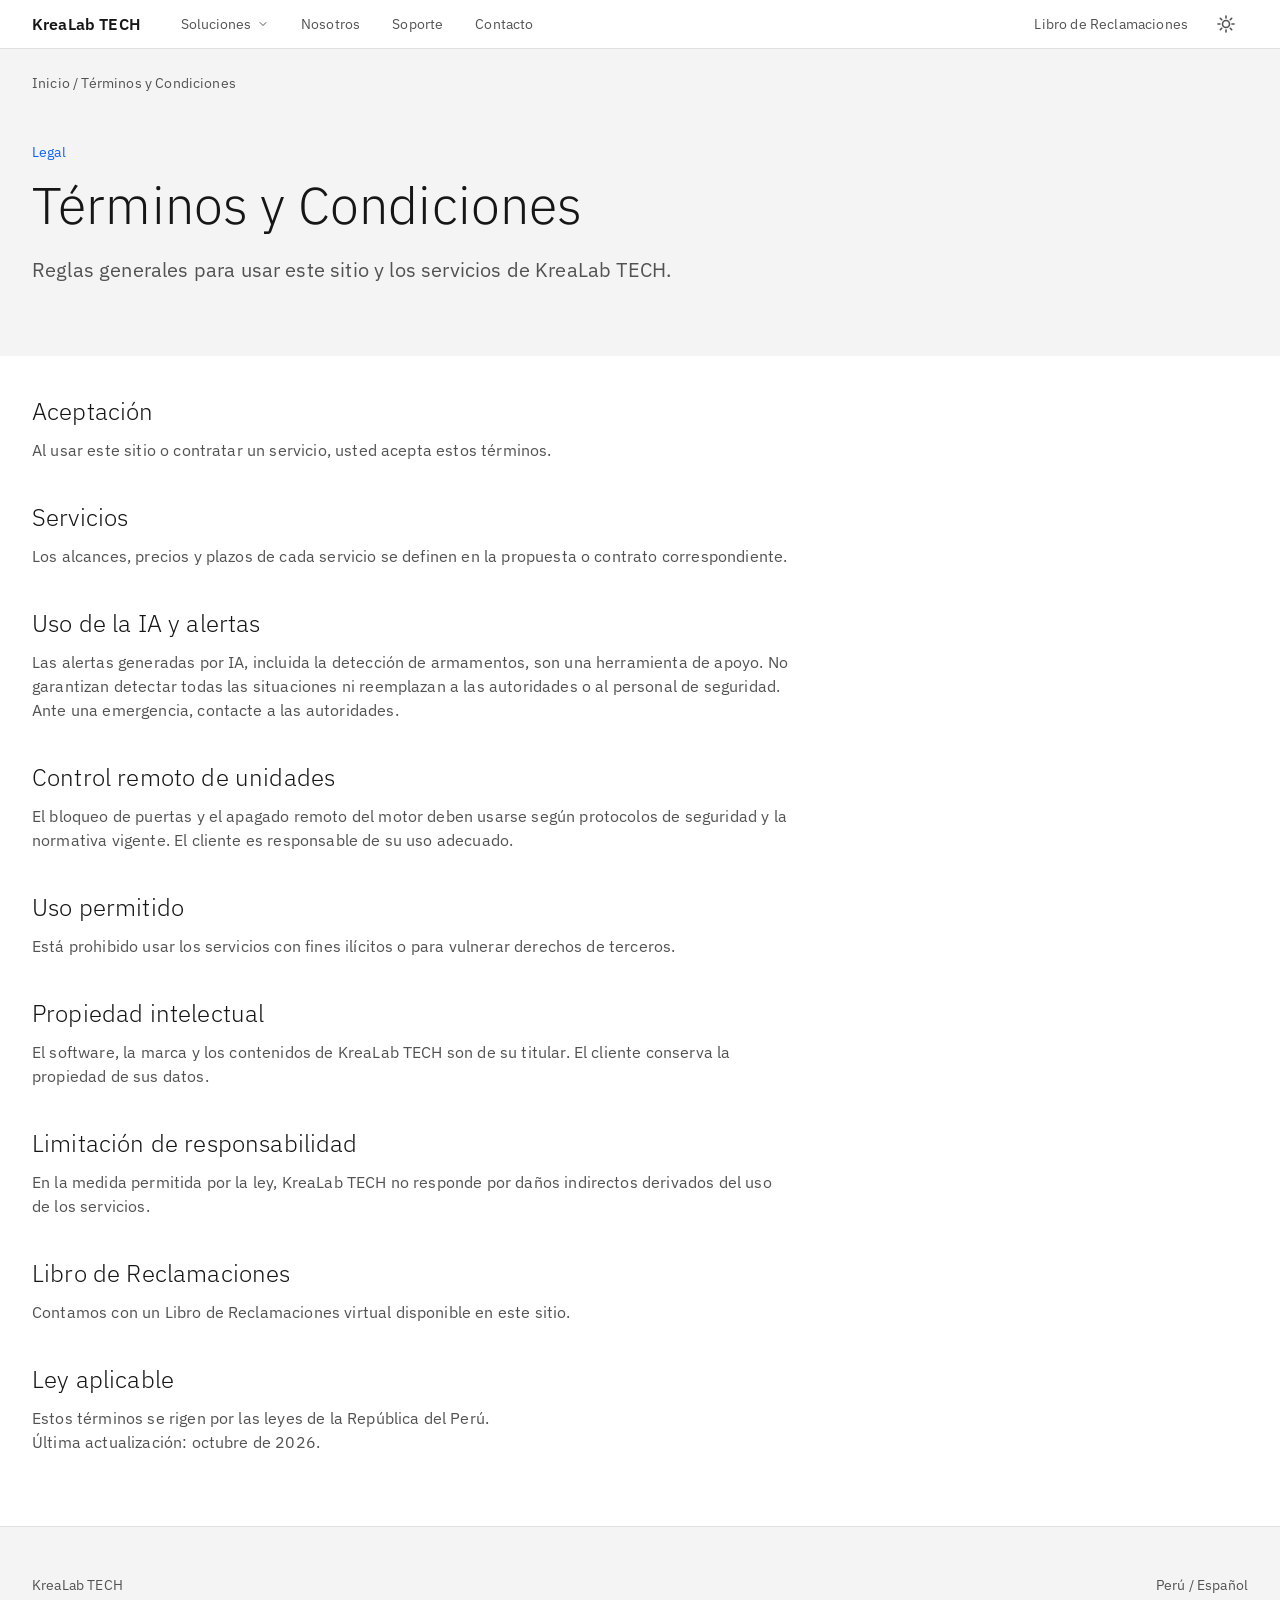
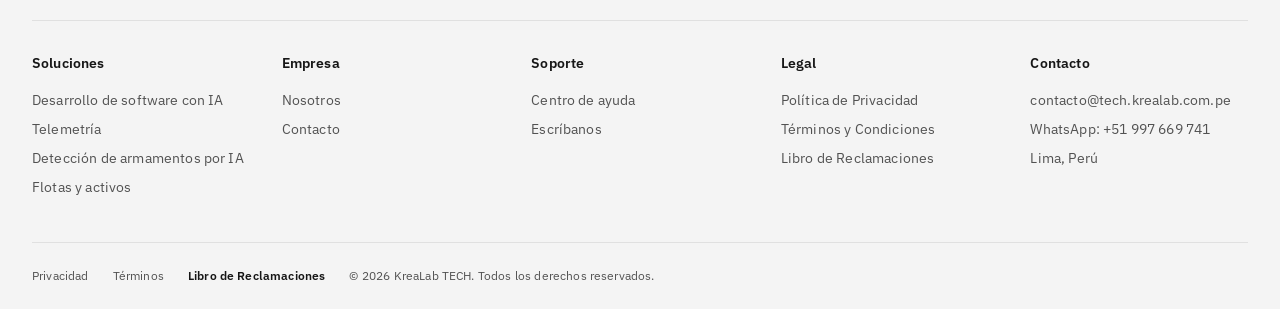
<file: terminos.html>
<!DOCTYPE html>
<html lang="es">
<head>
  <meta charset="utf-8">
  <meta name="viewport" content="width=device-width, initial-scale=1, viewport-fit=cover">
  <title>Términos y Condiciones · KreaLab TECH</title>
  <meta name="description" content="Condiciones de uso de los servicios.">
  <link href="https://fonts.googleapis.com/css2?family=IBM+Plex+Sans:wght@300;400;600&display=swap" rel="stylesheet">
  <script>
    (function () {
      try {
        var t = localStorage.getItem('pixelhost-theme');
        if (t === 'light' || t === 'dark') {
          document.documentElement.setAttribute('data-theme', t);
        } else {
          var d = (window.matchMedia && window.matchMedia('(prefers-color-scheme: dark)').matches) ? 'dark' : 'light';
          document.documentElement.setAttribute('data-theme', d);
        }
      } catch (e) {}
    })();
  </script>
  <link rel="stylesheet" href="styles.css">
</head>
<body class="legal-page">
  <header class="mast">
    <div class="wrap">
      <div class="bar">
        <button class="burger" aria-label="Abrir menú" aria-expanded="false" aria-controls="menu" id="bg">
          <svg class="icon-menu" width="20" height="20" viewBox="0 0 20 20" fill="currentColor" aria-hidden="true">
            <rect x="2" y="4" width="16" height="2"></rect>
            <rect x="2" y="9" width="16" height="2"></rect>
            <rect x="2" y="14" width="16" height="2"></rect>
          </svg>
          <svg class="icon-close" width="20" height="20" viewBox="0 0 20 20" fill="none" stroke="currentColor" stroke-width="2" stroke-linecap="round" aria-hidden="true">
            <line x1="4" y1="4" x2="16" y2="16"></line>
            <line x1="16" y1="4" x2="4" y2="16"></line>
          </svg>
        </button>
        <a class="logo" href="index.html">KreaLab TECH</a>
        <nav class="menu" id="menu" aria-label="Principal">
          <button aria-expanded="false" aria-controls="m1">
            Soluciones
            <svg class="chevron" width="20" height="20" viewBox="0 0 24 24" fill="none" stroke="currentColor" stroke-width="2" stroke-linecap="round" stroke-linejoin="round" aria-hidden="true">
              <polyline points="6 9 12 15 18 9"></polyline>
            </svg>
          </button>
          <div class="mega" id="m1">
            <div class="wrap">
              <div>
                <b>Desarrollo con IA</b>
                <a href="desarrollo-ia.html">Resumen</a>
                <a href="desarrollo-ia.html#como-funciona">Cómo funciona</a>
                <a href="desarrollo-ia.html#preguntas">Preguntas frecuentes</a>
              </div>
              <div>
                <b>Telemetría</b>
                <a href="telemetria.html">Resumen</a>
                <a href="telemetria.html#como-funciona">Cómo funciona</a>
                <a href="telemetria.html#preguntas">Preguntas frecuentes</a>
              </div>
              <div>
                <b>Seguridad con IA</b>
                <a href="deteccion-armamentos.html">Resumen</a>
                <a href="deteccion-armamentos.html#como-funciona">Cómo funciona</a>
                <a href="deteccion-armamentos.html#preguntas">Preguntas frecuentes</a>
              </div>
              <div>
                <b>Flotas y activos</b>
                <a href="flotas-activos.html">Resumen</a>
                <a href="flotas-activos.html#como-funciona">Cómo funciona</a>
                <a href="flotas-activos.html#preguntas">Preguntas frecuentes</a>
              </div>
            </div>
          </div>
          <a href="nosotros.html">Nosotros</a>
          <a href="soporte.html">Soporte</a>
          <a href="contacto.html">Contacto</a>
        </nav>
        <div class="tools">
          <a class="hide" href="libro-de-reclamaciones.html">Libro de Reclamaciones</a>
          <button type="button" class="theme-btn" id="theme-btn" aria-label="Activar modo oscuro" title="Activar modo oscuro">
            <svg class="theme-icon-sun" width="20" height="20" viewBox="0 0 20 20" fill="none" stroke="currentColor" stroke-width="1.6" stroke-linecap="round" stroke-linejoin="round" aria-hidden="true">
              <circle cx="10" cy="10" r="3.5"></circle>
              <line x1="10" y1="2" x2="10" y2="4"></line>
              <line x1="10" y1="16" x2="10" y2="18"></line>
              <line x1="2" y1="10" x2="4" y2="10"></line>
              <line x1="16" y1="10" x2="18" y2="10"></line>
              <line x1="4.34" y1="4.34" x2="5.76" y2="5.76"></line>
              <line x1="14.24" y1="14.24" x2="15.66" y2="15.66"></line>
              <line x1="4.34" y1="15.66" x2="5.76" y2="14.24"></line>
              <line x1="14.24" y1="5.76" x2="15.66" y2="4.34"></line>
            </svg>
            <svg class="theme-icon-moon" width="20" height="20" viewBox="0 0 20 20" fill="currentColor" aria-hidden="true">
              <path d="M17.293 13.293A8 8 0 016.707 2.707a8.001 8.001 0 1010.586 10.586z"></path>
            </svg>
          </button>
        </div>
      </div>
    </div>
  </header>

  <main>
    <div class="phero">
      <div class="wrap">
        <nav class="crumb" aria-label="Ruta">
          <a href="index.html">Inicio</a> / Términos y Condiciones
        </nav>
        <p class="kick">Legal</p>
        <h1>Términos y Condiciones</h1>
        <p>Reglas generales para usar este sitio y los servicios de KreaLab TECH.</p>
      </div>
    </div>

    <section>
      <div class="wrap">
        <div class="prose">
          <h2>Aceptación</h2>
          <p>Al usar este sitio o contratar un servicio, usted acepta estos términos.</p>

          <h2>Servicios</h2>
          <p>Los alcances, precios y plazos de cada servicio se definen en la propuesta o contrato correspondiente.</p>

          <h2>Uso de la IA y alertas</h2>
          <p>Las alertas generadas por IA, incluida la detección de armamentos, son una herramienta de apoyo. No garantizan detectar todas las situaciones ni reemplazan a las autoridades o al personal de seguridad. Ante una emergencia, contacte a las autoridades.</p>

          <h2>Control remoto de unidades</h2>
          <p>El bloqueo de puertas y el apagado remoto del motor deben usarse según protocolos de seguridad y la normativa vigente. El cliente es responsable de su uso adecuado.</p>

          <h2>Uso permitido</h2>
          <p>Está prohibido usar los servicios con fines ilícitos o para vulnerar derechos de terceros.</p>

          <h2>Propiedad intelectual</h2>
          <p>El software, la marca y los contenidos de KreaLab TECH son de su titular. El cliente conserva la propiedad de sus datos.</p>

          <h2>Limitación de responsabilidad</h2>
          <p>En la medida permitida por la ley, KreaLab TECH no responde por daños indirectos derivados del uso de los servicios.</p>

          <h2>Libro de Reclamaciones</h2>
          <p>Contamos con un Libro de Reclamaciones virtual disponible en este sitio.</p>

          <h2>Ley aplicable</h2>
          <p>Estos términos se rigen por las leyes de la República del Perú.</p>
          <p>Última actualización: octubre de 2026.</p>
        </div>
      </div>
    </section>
  </main>

  <footer>
    <div class="wrap">
      <div class="loc">
        <span>KreaLab TECH</span>
        <a href="#" style="padding:0">Perú / Español</a>
      </div>
      <div class="cols">
        <div>
          <b>Soluciones</b>
          <a href="desarrollo-ia.html">Desarrollo de software con IA</a>
          <a href="telemetria.html">Telemetría</a>
          <a href="deteccion-armamentos.html">Detección de armamentos por IA</a>
          <a href="flotas-activos.html">Flotas y activos</a>
        </div>
        <div>
          <b>Empresa</b>
          <a href="nosotros.html">Nosotros</a>
          <a href="contacto.html">Contacto</a>
        </div>
        <div>
          <b>Soporte</b>
          <a href="soporte.html">Centro de ayuda</a>
          <a href="contacto.html">Escríbanos</a>
        </div>
        <div>
          <b>Legal</b>
          <a href="privacidad.html">Política de Privacidad</a>
          <a href="terminos.html">Términos y Condiciones</a>
          <a href="libro-de-reclamaciones.html">Libro de Reclamaciones</a>
        </div>
        <div>
          <b>Contacto</b>
          <a href="mailto:contacto@tech.krealab.com.pe">contacto@tech.krealab.com.pe</a>
          <a href="https://wa.me/51997669741?text=Hola%20KreaLab%20TECH%2C%20quisiera%20m%C3%A1s%20informaci%C3%B3n" target="_blank" rel="noopener" aria-label="Escribir por WhatsApp al +51 997 669 741">WhatsApp: +51 997 669 741</a>
          <a href="#">Lima, Perú</a>
        </div>
      </div>
      <div class="legal">
        <a href="privacidad.html">Privacidad</a>
        <a href="terminos.html">Términos</a>
        <a class="libro" href="libro-de-reclamaciones.html">Libro de Reclamaciones</a>
        <span>© 2026 KreaLab TECH. Todos los derechos reservados.</span>
      </div>
    </div>
  </footer>

  <button type="button" class="scroll-top" id="scroll-top" aria-label="Volver al principio" title="Volver arriba" tabindex="-1" aria-hidden="true">
    <svg width="20" height="20" viewBox="0 0 24 24" fill="none" stroke="currentColor" stroke-width="2.5" stroke-linecap="round" stroke-linejoin="round" aria-hidden="true">
      <path d="M12 19V5M5 12l7-7 7 7"/>
    </svg>
  </button>
  <script src="script.js"></script>
</body>
</html>
</file>
<file: styles.css>
:root,
:root[data-theme="light"] {
  --bg: #fff;
  --layer: #f4f4f4;
  --layer-2: #e0e0e0;
  --ink: #161616;
  --ink2: #525252;
  --ink3: #6f6f6f;
  --line: #e0e0e0;
  --line-strong: #8d8d8d;
  --blue: #0f62fe;
  --blue-h: #0050e6;
  --dk: #ffffff;
  --ph: #e0e0e0;
  --btn-bg: #0f62fe;
  --btn-bg-h: #0050e6;
  --btn-ink: #fff;

  /* Encabezado */
  --mast-bg: #ffffff;
  --mast-color: #161616;
  --mast-line: #e0e0e0;
  --mast-hover: #f4f4f4;
  --mast-active: #e8e8e8;
  --mast-nav-ink: #525252;

  /* Menú y Mega menú */
  --menu-bg: #ffffff;
  --menu-sub-bg: #f4f4f4;
  --menu-line: #e0e0e0;
  --menu-category: #0f62fe;
  --menu-ink: #161616;
  --menu-ink2: #525252;

  /* Selector de tema */
  --theme-menu-bg: #ffffff;
  --theme-menu-line: #e0e0e0;
  --theme-menu-hover: #f4f4f4;
  --theme-menu-ink: #161616;
  --theme-menu-active: #0f62fe;

  /* Portadas .hero y .phero */
  --hero-bg: #f4f4f4;
  --hero-ink: #161616;
  --hero-ink2: #525252;
  --hero-eyebrow: #0f62fe;
  --hero-line: #e0e0e0;
  --hero-btn-alt-color: #0f62fe;
  --hero-btn-alt-border: #0f62fe;
  --hero-btn-alt-hover-bg: #0f62fe;
  --hero-btn-alt-hover-ink: #ffffff;
  --hero-pill-bg: #ffffff;

  /* Sección Impacto y bloques */
  --impact-bg: #f4f4f4;
  --impact-card-bg: #ffffff;
  --impact-line: #e0e0e0;
  --impact-ink: #161616;
  --impact-ink2: #525252;
  --impact-num: #0f62fe;

  /* Pie de página */
  --footer-bg: #f4f4f4;
  --footer-ink: #525252;
  --footer-heading: #161616;
  --footer-line: #e0e0e0;
  --footer-hover: #0f62fe;

  color-scheme: light;
  box-sizing: border-box;
  padding-top: env(safe-area-inset-top, 0px);
  padding-bottom: env(safe-area-inset-bottom, 0px);
}
@media (prefers-color-scheme: dark) {
  :root:not([data-theme="light"]) {
    --bg: #161616;
    --layer: #262626;
    --layer-2: #353535;
    --ink: #f4f4f4;
    --ink2: #c6c6c6;
    --ink3: #8d8d8d;
    --line: #393939;
    --line-strong: #525252;
    --blue: #78a9ff;
    --blue-h: #a6c8ff;
    --dk: #0b0b0b;
    --ph: #393939;
    --btn-bg: #0f62fe;
    --btn-bg-h: #0050e6;
    --btn-ink: #fff;

    /* Encabezado */
    --mast-bg: #161616;
    --mast-color: #f4f4f4;
    --mast-line: #262626;
    --mast-hover: #353535;
    --mast-active: #222222;
    --mast-nav-ink: #c6c6c6;

    /* Menú y Mega menú */
    --menu-bg: #161616;
    --menu-sub-bg: #1c1c1c;
    --menu-line: #393939;
    --menu-category: #78a9ff;
    --menu-ink: #f4f4f4;
    --menu-ink2: #c6c6c6;

    /* Selector de tema */
    --theme-menu-bg: #262626;
    --theme-menu-line: #393939;
    --theme-menu-hover: #353535;
    --theme-menu-ink: #f4f4f4;
    --theme-menu-active: #78a9ff;

    /* Portadas .hero y .phero */
    --hero-bg: #161616;
    --hero-ink: #ffffff;
    --hero-ink2: #c6c6c6;
    --hero-eyebrow: #78a9ff;
    --hero-line: #393939;
    --hero-btn-alt-color: #78a9ff;
    --hero-btn-alt-border: #78a9ff;
    --hero-btn-alt-hover-bg: #78a9ff;
    --hero-btn-alt-hover-ink: #161616;
    --hero-pill-bg: #262626;

    /* Sección Impacto y bloques */
    --impact-bg: #161616;
    --impact-card-bg: #161616;
    --impact-line: #393939;
    --impact-ink: #ffffff;
    --impact-ink2: #c6c6c6;
    --impact-num: #78a9ff;

    /* Pie de página */
    --footer-bg: #161616;
    --footer-ink: #c6c6c6;
    --footer-heading: #ffffff;
    --footer-line: #393939;
    --footer-hover: #ffffff;

    color-scheme: dark;
  }
}
:root[data-theme="dark"] {
  --bg: #161616;
  --layer: #262626;
  --layer-2: #353535;
  --ink: #f4f4f4;
  --ink2: #c6c6c6;
  --ink3: #8d8d8d;
  --line: #393939;
  --line-strong: #525252;
  --blue: #78a9ff;
  --blue-h: #a6c8ff;
  --dk: #0b0b0b;
  --ph: #393939;
  --btn-bg: #0f62fe;
  --btn-bg-h: #0050e6;
  --btn-ink: #fff;

  /* Encabezado */
  --mast-bg: #161616;
  --mast-color: #f4f4f4;
  --mast-line: #262626;
  --mast-hover: #353535;
  --mast-active: #222222;
  --mast-nav-ink: #c6c6c6;

  /* Menú y Mega menú */
  --menu-bg: #161616;
  --menu-sub-bg: #1c1c1c;
  --menu-line: #393939;
  --menu-category: #78a9ff;
  --menu-ink: #f4f4f4;
  --menu-ink2: #c6c6c6;

  /* Selector de tema */
  --theme-menu-bg: #262626;
  --theme-menu-line: #393939;
  --theme-menu-hover: #353535;
  --theme-menu-ink: #f4f4f4;
  --theme-menu-active: #78a9ff;

  /* Portadas .hero y .phero */
  --hero-bg: #161616;
  --hero-ink: #ffffff;
  --hero-ink2: #c6c6c6;
  --hero-eyebrow: #78a9ff;
  --hero-line: #393939;
  --hero-btn-alt-color: #78a9ff;
  --hero-btn-alt-border: #78a9ff;
  --hero-btn-alt-hover-bg: #78a9ff;
  --hero-btn-alt-hover-ink: #161616;
  --hero-pill-bg: #262626;

  /* Sección Impacto y bloques */
  --impact-bg: #161616;
  --impact-card-bg: #161616;
  --impact-line: #393939;
  --impact-ink: #ffffff;
  --impact-ink2: #c6c6c6;
  --impact-num: #78a9ff;

  /* Pie de página */
  --footer-bg: #161616;
  --footer-ink: #c6c6c6;
  --footer-heading: #ffffff;
  --footer-line: #393939;
  --footer-hover: #ffffff;

  color-scheme: dark;
}
html {
  scroll-padding-top: env(safe-area-inset-top, 0px);
  overflow-x: hidden;
  color-scheme: light dark;
}
html[data-theme="light"] {
  color-scheme: light;
}
html[data-theme="dark"] {
  color-scheme: dark;
}
* {
  box-sizing: border-box;
}
body {
  margin: 0;
  background: var(--bg);
  color: var(--ink);
  font:
    400 16px/1.5 "IBM Plex Sans",
    "Helvetica Neue",
    Arial,
    sans-serif;
  letter-spacing: 0.16px;
  overflow-x: hidden;
}
body.menu-open {
  overflow: hidden;
  touch-action: none;
}
a {
  color: inherit;
  text-decoration: none;
}
button {
  font: inherit;
  color: inherit;
  background: none;
  border: 0;
  cursor: pointer;
}
a:focus-visible,
button:focus-visible {
  outline: 2px solid var(--blue);
  outline-offset: -2px;
}
.wrap {
  max-width: 1584px;
  margin: 0 auto;
  padding: 0 32px;
}
/* masthead */
.mast {
  background: var(--mast-bg);
  color: var(--mast-color);
  position: sticky;
  top: env(safe-area-inset-top, 0px);
  z-index: 100;
  border-bottom: 1px solid var(--mast-line);
  transition:
    background 0.2s ease,
    color 0.2s ease,
    border-color 0.2s ease;
}
.bar {
  display: flex;
  align-items: stretch;
  height: 48px;
}
.logo {
  font-weight: 600;
  display: flex;
  align-items: center;
  padding-right: 24px;
  color: var(--mast-color);
}
.menu {
  display: flex;
  flex: 1;
}
.menu > button,
.menu > a {
  padding: 0 16px;
  font-size: 14px;
  color: var(--mast-nav-ink);
  display: flex;
  align-items: center;
  gap: 6px;
  transition:
    background 0.15s ease,
    color 0.15s ease;
}
.menu > button:hover,
.menu > a:hover,
.menu > button[aria-expanded="true"] {
  background: var(--mast-hover);
  color: var(--mast-color);
}
.menu > button .chevron {
  display: inline-block;
  width: 12px;
  height: 12px;
  color: inherit;
  flex-shrink: 0;
  transition: transform 0.2s ease;
}
.menu > button[aria-expanded="true"] .chevron {
  transform: rotate(180deg);
}
.tools {
  display: flex;
  align-items: stretch;
  margin-left: auto;
}
.tools a,
.tools button {
  padding: 0 16px;
  font-size: 14px;
  color: var(--mast-nav-ink);
  display: flex;
  align-items: center;
  transition:
    background 0.15s ease,
    color 0.15s ease;
}
.tools a:hover,
.tools button:hover {
  background: var(--mast-hover);
  color: var(--mast-color);
}
.tools .theme-btn {
  padding: 0;
  width: 48px;
  height: 48px;
  justify-content: center;
  color: var(--mast-nav-ink);
}
.mega {
  display: none;
  position: absolute;
  left: 0;
  right: 0;
  top: 48px;
  background: var(--menu-bg);
  border-top: 1px solid var(--menu-line);
  border-bottom: 1px solid var(--menu-line);
  box-shadow: 0 12px 28px rgba(0, 0, 0, 0.1);
  z-index: 50;
}
.mega.open {
  display: block;
}
.mega .wrap {
  display: grid;
  grid-template-columns: repeat(4, 1fr);
  gap: 32px;
  padding-top: 32px;
  padding-bottom: 40px;
}
.mega b {
  display: block;
  color: var(--menu-category);
  font-weight: 600;
  font-size: 14px;
  border-bottom: 1px solid var(--menu-line);
  padding-bottom: 8px;
  margin-bottom: 8px;
}
.mega a {
  display: block;
  color: var(--menu-ink2);
  font-size: 14px;
  padding: 6px 0;
  transition: color 0.15s ease;
}
.mega a:hover {
  color: var(--menu-ink);
  text-decoration: underline;
}
.burger {
  display: none;
}
/* hero */
.hero {
  background: var(--hero-bg);
  color: var(--hero-ink);
  transition:
    background 0.2s ease,
    color 0.2s ease;
}
.hero .wrap {
  display: grid;
  grid-template-columns: minmax(0, 1fr) minmax(0, 1fr);
  min-height: 480px;
  align-items: center;
  gap: 48px;
}
.hero h1 {
  font-weight: 300;
  font-size: clamp(34px, 4.6vw, 56px);
  line-height: 1.17;
  margin: 0 0 24px;
  color: var(--hero-ink);
}
.hero p {
  color: var(--hero-ink2);
  font-size: 20px;
  line-height: 1.4;
  max-width: 520px;
  margin: 0 0 40px;
}
.btn {
  display: inline-flex;
  align-items: center;
  justify-content: space-between;
  min-width: 240px;
  height: 48px;
  padding: 0 16px;
  background: var(--btn-bg, #0f62fe);
  color: var(--btn-ink, #fff);
  font-size: 14px;
}
.btn:hover {
  background: var(--btn-bg-h, #0050e6);
}
.art {
  height: 340px;
  background: linear-gradient(
    135deg,
    #0043ce 0 40%,
    #0f62fe 40% 70%,
    #4589ff 70%
  );
  position: relative;
}
.art:after {
  content: "";
  position: absolute;
  inset: 48px;
  border: 1px solid rgba(255, 255, 255, 0.5);
}
.dots {
  display: flex;
  gap: 8px;
  padding: 0 0 24px;
}
.dots i {
  width: 24px;
  height: 2px;
  background: #525252;
}
.dots i:first-child {
  background: #fff;
}
/* generic */
section {
  padding: 72px 0;
}
h2 {
  font-weight: 300;
  font-size: 32px;
  line-height: 1.25;
  margin: 0 0 32px;
}
.layer {
  background: var(--layer);
}
.feat {
  display: grid;
  grid-template-columns: repeat(3, 1fr);
  gap: 1px;
  background: var(--line);
  border-block: 1px solid var(--line);
}
.feat a {
  background: var(--bg);
  padding: 24px;
  display: flex;
  justify-content: space-between;
  gap: 16px;
  min-height: 144px;
}
.feat a:hover {
  background: var(--layer);
}
.feat h3 {
  margin: 0 0 8px;
  font-weight: 400;
  font-size: 20px;
  line-height: 1.4;
}
.feat p {
  margin: 0;
  color: var(--ink2);
  font-size: 14px;
}
.arrow {
  color: var(--blue);
  align-self: flex-end;
}
/* tabs */
.tabs {
  display: flex;
  border-bottom: 1px solid var(--line);
  overflow-x: auto;
  margin-bottom: 32px;
}
.tabs button {
  padding: 12px 24px;
  font-size: 14px;
  color: var(--ink2);
  border-bottom: 3px solid transparent;
  white-space: nowrap;
}
.tabs button[aria-selected="true"] {
  color: var(--ink);
  border-color: var(--blue);
}
.panel {
  display: none;
  grid-template-columns: 5fr 7fr;
  gap: 48px;
}
.panel.on {
  display: grid;
}
.panel h3 {
  font-weight: 300;
  font-size: 28px;
  line-height: 1.3;
  margin: 0 0 16px;
}
.panel p {
  color: var(--ink2);
  margin: 0 0 24px;
}
.links a {
  display: flex;
  justify-content: space-between;
  padding: 14px 0;
  border-top: 1px solid var(--line);
  font-size: 14px;
}
.links a:last-child {
  border-bottom: 1px solid var(--line);
}
.links a:hover {
  color: var(--blue);
}
/* cards */
.cards {
  display: grid;
  grid-template-columns: repeat(4, 1fr);
  gap: 16px;
}
.card {
  background: var(--bg);
  display: flex;
  flex-direction: column;
  min-height: 340px;
}
.card .img {
  height: 160px;
  background: var(--ph);
}
.card .b {
  padding: 16px;
  display: flex;
  flex-direction: column;
  flex: 1;
  justify-content: space-between;
}
.card small {
  color: var(--ink2);
  font-size: 12px;
}
.card h3 {
  margin: 8px 0 0;
  font-weight: 400;
  font-size: 18px;
  line-height: 1.4;
}
.card:hover h3 {
  color: var(--blue);
}
/* split */
.split {
  display: grid;
  grid-template-columns: 1fr 1fr;
}
.split .t {
  background: var(--hero-bg);
  color: var(--hero-ink);
  padding: 72px 48px;
  transition:
    background 0.2s ease,
    color 0.2s ease;
}
.split .t h2 {
  color: var(--hero-ink);
}
.split .t p {
  color: var(--hero-ink2);
  max-width: 480px;
}
.split .i {
  background: var(--ph);
  min-height: 320px;
  background-image: repeating-linear-gradient(
    45deg,
    transparent 0 24px,
    rgba(255, 255, 255, 0.35) 24px 25px
  );
}
/* 3 col */
.three {
  display: grid;
  grid-template-columns: repeat(3, 1fr);
  gap: 48px;
}
.three h3 {
  font-weight: 400;
  font-size: 20px;
  margin: 0 0 16px;
}
.cta {
  background: #0f62fe;
  color: #fff;
  padding: 56px 0;
}
.cta .wrap {
  display: flex;
  justify-content: space-between;
  align-items: center;
  gap: 24px;
  flex-wrap: wrap;
}
.cta h2 {
  margin: 0;
  color: #fff;
}
.cta .btn {
  background: #fff;
  color: #0f62fe;
}
.cta .btn:hover {
  background: #f4f4f4;
}
/* footer */
footer {
  background: var(--footer-bg);
  color: var(--footer-ink);
  font-size: 14px;
  padding: 48px 0 24px;
  border-top: 1px solid var(--footer-line);
  transition:
    background 0.2s ease,
    color 0.2s ease;
}
footer .loc {
  display: flex;
  justify-content: space-between;
  gap: 16px;
  border-bottom: 1px solid var(--footer-line);
  padding-bottom: 24px;
  margin-bottom: 32px;
  flex-wrap: wrap;
}
footer .cols {
  display: grid;
  grid-template-columns: repeat(5, 1fr);
  gap: 32px;
  margin-bottom: 40px;
}
footer b {
  display: block;
  color: var(--footer-heading);
  font-weight: 600;
  margin-bottom: 12px;
}
footer a {
  display: block;
  padding: 4px 0;
  color: var(--footer-ink);
}
footer a:hover {
  color: var(--footer-heading);
  text-decoration: underline;
}
footer .legal {
  display: flex;
  gap: 24px;
  flex-wrap: wrap;
  border-top: 1px solid var(--footer-line);
  padding-top: 24px;
  font-size: 12px;
  color: var(--footer-ink);
}
footer .legal a {
  display: inline;
  padding: 0;
  color: var(--footer-ink);
}
footer a.libro {
  display: inline;
  font-weight: 600;
  color: var(--footer-heading);
}
@media (max-width: 960px) {
  .hero .wrap,
  .panel.on,
  .split {
    grid-template-columns: 1fr;
  }
  .hero .wrap {
    padding-top: 48px;
    padding-bottom: 48px;
    min-height: 0;
  }
  .art {
    height: 220px;
  }
  .feat,
  .three {
    grid-template-columns: 1fr;
  }
  .cards {
    grid-template-columns: 1fr 1fr;
  }
  footer .cols {
    grid-template-columns: 1fr 1fr;
  }
  .split .t {
    padding: 48px 24px;
  }

  /* Botón de menú móvil / cerrar */
  .burger {
    display: flex;
    align-items: center;
    justify-content: center;
    width: 48px;
    height: 48px;
    padding: 0;
    margin-left: -12px;
    margin-right: 8px;
    background: transparent;
    border: 0;
    color: var(--mast-color);
    cursor: pointer;
    flex-shrink: 0;
    transition:
      background 0.15s ease,
      color 0.15s ease;
  }
  .burger:hover {
    background: var(--mast-hover);
    color: var(--mast-color);
  }
  .burger:focus-visible {
    outline: 2px solid var(--blue);
    outline-offset: -2px;
  }
  .burger .icon-close {
    display: none;
  }
  .burger .icon-menu {
    display: block;
  }
  .burger[aria-expanded="true"] .icon-close {
    display: block;
  }
  .burger[aria-expanded="true"] .icon-menu {
    display: none;
  }

  /* Panel del menú móvil debajo del encabezado */
  .menu {
    display: none;
  }
  .menu.show {
    display: flex;
    flex-direction: column;
    position: fixed;
    top: calc(48px + env(safe-area-inset-top, 0px));
    left: 0;
    right: 0;
    bottom: 0;
    height: calc(100dvh - 48px - env(safe-area-inset-top, 0px));
    max-height: calc(100dvh - 48px - env(safe-area-inset-top, 0px));
    background: var(--menu-bg);
    border-top: 1px solid var(--menu-line);
    overflow-y: auto;
    -webkit-overflow-scrolling: touch;
    z-index: 99;
    padding: 0 0 40px;
    box-shadow: 0 16px 32px rgba(0, 0, 0, 0.15);
    transition:
      background 0.2s ease,
      border-color 0.2s ease;
  }

  /* Elementos de primer nivel del menú */
  .menu > button,
  .menu > a {
    min-height: 48px;
    display: flex;
    align-items: center;
    padding: 12px 24px;
    font-size: 15px;
    font-weight: 500;
    color: var(--menu-ink);
    border-bottom: 1px solid var(--menu-line);
    background: transparent;
    text-decoration: none;
    transition:
      background 0.15s ease,
      color 0.15s ease;
  }
  .menu > button {
    width: 100%;
    justify-content: space-between;
    cursor: pointer;
    text-align: left;
  }
  .menu > button:hover,
  .menu > a:hover {
    background: var(--mast-hover);
    color: var(--menu-ink);
  }
  .menu > button[aria-expanded="true"] {
    background: var(--mast-active);
    color: var(--menu-ink);
    border-bottom-color: var(--menu-line);
  }
  .menu > button .chevron {
    width: 20px;
    height: 20px;
    min-width: 20px;
    min-height: 20px;
    display: block;
    flex-shrink: 0;
    margin-left: auto;
    color: currentColor;
    transform-origin: center;
    transition: transform 0.2s ease;
  }
  .menu > button[aria-expanded="true"] .chevron {
    transform: rotate(180deg);
  }

  /* Submenú desplegable de Soluciones dentro del panel */
  .mega {
    display: none;
    position: static;
    background: var(--menu-sub-bg);
    border-top: 0;
    border-bottom: 1px solid var(--menu-line);
    padding: 0;
    width: 100%;
    box-shadow: inset 0 2px 4px rgba(0, 0, 0, 0.08);
    transition: background 0.2s ease;
  }
  .mega.open {
    display: block;
  }
  .mega .wrap {
    display: block;
    padding: 0;
    max-width: 100%;
  }
  .mega .wrap > div {
    padding: 6px 0;
    border-bottom: 1px solid var(--menu-line);
  }
  .mega .wrap > div:last-child {
    border-bottom: 0;
  }
  .mega b {
    display: block;
    color: var(--menu-category);
    font-size: 12px;
    font-weight: 600;
    letter-spacing: 0.6px;
    text-transform: uppercase;
    padding: 10px 24px 4px 28px;
    margin: 0;
    border-bottom: 0;
  }
  .mega a {
    display: flex;
    align-items: center;
    min-height: 40px;
    color: var(--menu-ink2);
    font-size: 14px;
    padding: 6px 24px 6px 36px;
    text-decoration: none;
    transition:
      background 0.15s ease,
      color 0.15s ease;
  }
  .mega a:hover {
    color: var(--menu-ink);
    background: var(--mast-hover);
    text-decoration: none;
  }
}
/* ---- Selector de tema (botón único alternable Sol / Luna) ---- */
.tools .theme-btn {
  display: inline-flex;
  align-items: center;
  justify-content: center;
  width: 44px;
  height: 44px;
  min-width: 44px;
  padding: 0;
  background: transparent;
  border: 1px solid transparent;
  border-radius: 4px;
  color: var(--mast-nav-ink);
  cursor: pointer;
  flex-shrink: 0;
  align-self: center;
  transition:
    background 0.15s ease,
    color 0.15s ease,
    border-color 0.15s ease;
}
.tools .theme-btn:hover {
  background: var(--mast-hover);
  color: var(--mast-color);
}
.tools .theme-btn:focus-visible {
  outline: 2px solid var(--blue);
  outline-offset: 1px;
}
.theme-icon-sun,
.theme-icon-moon {
  display: none;
  width: 20px;
  height: 20px;
  flex-shrink: 0;
}
html[data-theme="light"] .theme-icon-sun {
  display: block;
}
html[data-theme="dark"] .theme-icon-moon {
  display: block;
}
@media (prefers-color-scheme: dark) {
  html:not([data-theme="light"]) .theme-icon-sun {
    display: none;
  }
  html:not([data-theme="light"]) .theme-icon-moon {
    display: block;
  }
}
@media (prefers-color-scheme: light), (prefers-color-scheme: no-preference) {
  html:not([data-theme="dark"]) .theme-icon-sun {
    display: block;
  }
  html:not([data-theme="dark"]) .theme-icon-moon {
    display: none;
  }
}

@media (max-width: 560px) {
  .wrap {
    padding: 0 16px;
  }
  .cards {
    grid-template-columns: 1fr;
  }
  .btn {
    min-width: 100%;
  }
  .tools .hide {
    display: none;
  }
}

.lead {
  color: var(--ink2);
  font-size: 20px;
  line-height: 1.4;
  max-width: 720px;
  margin: -8px 0 40px;
}
.pts {
  display: grid;
  grid-template-columns: repeat(4, 1fr);
  gap: 1px;
  background: var(--line);
  border: 1px solid var(--line);
}
.pts.c3 {
  grid-template-columns: repeat(3, 1fr);
}
.pts > div {
  background: var(--bg);
  padding: 24px 24px 32px;
  min-height: 180px;
}
.pts h3 {
  margin: 0 0 12px;
  font-weight: 400;
  font-size: 20px;
  line-height: 1.4;
}
.pts p {
  margin: 0;
  color: var(--ink2);
  font-size: 14px;
}
.pts > div::before {
  content: "";
  display: block;
  width: 32px;
  height: 4px;
  background: var(--blue);
  margin-bottom: 20px;
}
@media (max-width: 960px) {
  .pts,
  .pts.c3 {
    grid-template-columns: 1fr 1fr;
  }
}
@media (max-width: 560px) {
  .pts,
  .pts.c3 {
    grid-template-columns: 1fr;
  }
}

/* ---- páginas internas ---- */
[hidden] {
  display: none !important;
}
.crumb {
  font-size: 14px;
  color: var(--hero-ink2);
  padding-top: 16px;
}
.crumb a:hover {
  text-decoration: underline;
}
.phero {
  background: var(--hero-bg);
  color: var(--hero-ink);
  transition:
    background 0.2s ease,
    color 0.2s ease;
}
.phero .wrap {
  padding-top: 8px;
  padding-bottom: 72px;
}
.phero .kick {
  color: var(--hero-eyebrow);
  font-size: 14px;
  margin: 48px 0 0;
}
.phero h1 {
  font-weight: 300;
  font-size: clamp(32px, 4.4vw, 52px);
  line-height: 1.17;
  margin: 12px 0 20px;
  max-width: 880px;
  color: var(--hero-ink);
}
.phero p:not(.kick) {
  color: var(--hero-ink2);
  font-size: 20px;
  line-height: 1.4;
  max-width: 680px;
  margin: 0 0 32px;
}
.lead2 {
  color: var(--ink2);
  font-size: 20px;
  line-height: 1.4;
  margin: 0 0 32px;
}
.two {
  display: grid;
  grid-template-columns: minmax(0, 5fr) minmax(0, 7fr);
  gap: 64px;
}
.pts.steps {
  counter-reset: s;
}
.pts.steps > div::before {
  counter-increment: s;
  content: counter(s, decimal-leading-zero);
  width: auto;
  height: auto;
  background: none;
  color: var(--blue);
  font-size: 32px;
  font-weight: 300;
  margin-bottom: 12px;
}
ul.tick {
  list-style: none;
  padding: 0;
  margin: 0;
  columns: 2;
  column-gap: 48px;
}
ul.tick li {
  padding: 14px 0;
  border-top: 1px solid var(--line);
  break-inside: avoid;
}
details {
  border-top: 1px solid var(--line);
}
details:last-of-type {
  border-bottom: 1px solid var(--line);
}
summary {
  cursor: pointer;
  padding: 20px 0;
  font-size: 18px;
  list-style: none;
  display: flex;
  justify-content: space-between;
  gap: 16px;
}
summary::-webkit-details-marker {
  display: none;
}
summary::after {
  content: "+";
  color: var(--blue);
}
details[open] summary::after {
  content: "−";
}
details p {
  color: var(--ink2);
  margin: 0 0 20px;
  max-width: 720px;
}
.box {
  border-left: 4px solid var(--blue);
  background: var(--layer);
  padding: 16px 24px;
  font-size: 14px;
  color: var(--ink2);
  margin: 0;
}
/* Páginas legales (Términos y Privacidad) */
.legal-page .phero .wrap {
  padding-bottom: 40px;
}

.legal-page section {
  padding-top: 40px;
}

.prose {
  max-width: 760px;
  margin-top: 0;
}

.prose h2 {
  font-size: 24px;
  margin: 40px 0 12px;
}

.prose h2:first-child {
  margin-top: 0;
}

.prose p {
  color: var(--ink2);
  margin: 0;
}

@media (max-width: 640px) {
  .legal-page .phero .wrap {
    padding-bottom: 32px;
  }

  .legal-page section {
    padding-top: 32px;
  }
}

/* Libro de Reclamaciones */
.libro-page .phero .wrap {
  padding-bottom: 40px;
}

.libro-page section {
  padding-top: 40px;
}

.libro-page .two {
  grid-template-columns: minmax(0, 2fr) minmax(0, 1fr);
  gap: 48px;
  align-items: start;
}

@media (max-width: 960px) {
  .libro-page .two {
    grid-template-columns: 1fr;
    gap: 32px;
  }
}

@media (max-width: 640px) {
  .libro-page .phero .wrap {
    padding-bottom: 32px;
  }

  .libro-page section {
    padding-top: 32px;
  }
}


/* formularios */
.form {
  display: grid;
  grid-template-columns: 1fr 1fr;
  gap: 24px;
}
.sec {
  grid-column: 1/-1;
  display: grid;
  grid-template-columns: 1fr 1fr;
  gap: 24px;
}
.sec h3 {
  grid-column: 1/-1;
  margin: 24px 0 0;
  font-weight: 300;
  font-size: 20px;
}
.fld {
  display: flex;
  flex-direction: column;
  gap: 8px;
}
.fld.full {
  grid-column: 1/-1;
}
label {
  font-size: 12px;
  color: var(--ink2);
}
input,
select,
textarea {
  font: inherit;
  font-size: 14px;
  color: var(--ink);
  background: var(--layer);
  border: 0;
  border-bottom: 1px solid var(--ink2);
  border-radius: 0;
  padding: 11px 16px;
  min-height: 40px;
  width: 100%;
}
textarea {
  min-height: 128px;
  resize: vertical;
}
input:focus,
select:focus,
textarea:focus {
  outline: 2px solid var(--blue);
  outline-offset: -2px;
}
input:user-invalid,
select:user-invalid,
textarea:user-invalid {
  outline: 2px solid #da1e28;
  outline-offset: -2px;
}
.chk {
  flex-direction: row;
  align-items: flex-start;
  gap: 12px;
}
.chk input {
  width: auto;
  min-height: 0;
  margin-top: 4px;
}
.chk label {
  font-size: 14px;
  color: var(--ink);
}
.result {
  display: none;
  margin-top: 24px;
}
.result.on {
  display: block;
}
.dl {
  display: grid;
  grid-template-columns: 200px 1fr;
  gap: 0;
  margin: 24px 0;
}
.dl dt,
.dl dd {
  margin: 0;
  padding: 12px 0;
  border-top: 1px solid var(--line);
  font-size: 14px;
}
.dl dt {
  color: var(--ink2);
}
.btn.alt {
  background: transparent;
  color: var(--blue);
  border: 1px solid var(--blue);
  min-width: 0;
  margin-left: 8px;
  padding: 0 24px;
}
footer a.libro {
  display: inline;
  font-weight: 600;
  color: var(--footer-heading);
}
aside .links a span:empty {
  display: none;
}
@media (max-width: 960px) {
  .two {
    grid-template-columns: 1fr;
    gap: 24px;
  }
  .form,
  .sec {
    grid-template-columns: 1fr;
  }
  ul.tick {
    columns: 1;
  }
  .dl {
    grid-template-columns: 1fr;
  }
  .dl dt {
    border-bottom: 0;
    padding-bottom: 0;
  }
  .dl dd {
    border-top: 0;
    padding-top: 4px;
  }
}
@media print {
  .mast,
  footer,
  .form,
  .cta,
  .phero,
  .box:not(.keep),
  aside,
  #lprint,
  #lmail {
    display: none !important;
  }
  .result {
    display: block !important;
  }
  body {
    background: #fff;
    color: #000;
  }
}

/* ---- portada: tipografía propia, imágenes y secciones de impacto ---- */
main.home {
  font-family: "Inter", "Helvetica Neue", Arial, sans-serif;
  letter-spacing: 0;
}
main.home h1,
main.home h2,
main.home h3,
main.home .big,
main.home .eyebrow,
main.home .chips a,
main.home .next b {
  font-family: "Space Grotesk", "Inter", Arial, sans-serif;
}
main.home h1,
main.home h2 {
  font-weight: 500;
  letter-spacing: -0.02em;
}
main.home h3 {
  font-weight: 500;
}
.eyebrow {
  color: var(--blue);
  font-size: 13px;
  font-weight: 700;
  letter-spacing: 1.2px;
  text-transform: uppercase;
  margin: 0 0 16px;
}
.hero p.eyebrow {
  font-size: 13px;
  margin: 0 0 16px;
  color: var(--hero-eyebrow);
  max-width: none;
}
.hero .btn.alt {
  color: var(--hero-btn-alt-color);
  border-color: var(--hero-btn-alt-border);
}
.hero .btn.alt:hover {
  background: var(--hero-btn-alt-hover-bg);
  color: var(--hero-btn-alt-hover-ink);
}
.pic img {
  display: block;
  width: 100%;
  height: auto;
  border: 1px solid var(--line);
}
.hero .pic img {
  border-color: var(--hero-line);
}
.chips {
  background: var(--bg);
  border-bottom: 1px solid var(--line);
  position: sticky;
  top: calc(48px + env(safe-area-inset-top, 0px));
  z-index: 4;
}
.chips .wrap {
  display: flex;
  overflow-x: auto;
}
.chips a {
  padding: 16px 20px;
  font-size: 14px;
  white-space: nowrap;
  color: var(--ink2);
  border-bottom: 3px solid transparent;
}
.chips a:hover {
  color: var(--ink);
  border-color: var(--blue);
}
section[id] {
  scroll-margin-top: 110px;
}
.svc {
  padding: 96px 0;
}
.sp {
  display: grid;
  grid-template-columns: minmax(0, 1fr) minmax(0, 1fr);
  gap: 64px;
  align-items: center;
}
.sp.rev .pic {
  order: -1;
}
.svc h2 {
  font-size: clamp(30px, 3.6vw, 44px);
  line-height: 1.12;
  margin: 0 0 20px;
}
.svc p.t {
  color: var(--ink2);
  font-size: 18px;
  line-height: 1.55;
  margin: 0;
}
ul.ck {
  list-style: none;
  padding: 0;
  margin: 28px 0 36px;
}
ul.ck li {
  padding: 12px 0 12px 36px;
  position: relative;
  border-top: 1px solid var(--line);
}
ul.ck li:last-child {
  border-bottom: 1px solid var(--line);
}
ul.ck li::before {
  content: "";
  position: absolute;
  left: 6px;
  top: 16px;
  width: 13px;
  height: 7px;
  border-left: 2px solid var(--blue);
  border-bottom: 2px solid var(--blue);
  transform: rotate(-45deg);
}
.impact {
  background: var(--impact-bg);
  color: var(--impact-ink);
  padding: 72px 0;
  transition:
    background 0.2s ease,
    color 0.2s ease;
}
.impact h2 {
  color: var(--impact-ink);
  font-size: clamp(26px, 3vw, 36px);
  margin: 0 0 40px;
}
.g3 {
  display: grid;
  grid-template-columns: repeat(3, 1fr);
  gap: 1px;
  background: var(--impact-line);
  border: 1px solid var(--impact-line);
}
.g3 > div {
  background: var(--impact-card-bg);
  padding: 32px 28px 36px;
  transition: background 0.2s ease;
}
.g3 .n {
  color: var(--impact-num);
  font-size: 14px;
  font-weight: 600;
}
.g3 .big {
  color: var(--impact-ink);
  font-size: clamp(28px, 3vw, 40px);
  line-height: 1.1;
  margin: 12px 0 14px;
  font-weight: 500;
}
.g3 p:not(.big) {
  color: var(--impact-ink2);
  margin: 0;
}
.impact .fine {
  color: var(--ink3);
  font-size: 13px;
  margin: 20px 0 0;
}
.impact-media {
  max-width: 1000px;
  margin: 40px auto 0;
  width: 100%;
}
.impact-media img {
  display: block;
  width: 100%;
  height: auto;
  border: 1px solid var(--impact-line, var(--hero-line));
}
.impact-caption {
  color: var(--impact-ink2);
  font-size: 13px;
  line-height: 1.4;
  margin: 10px 0 0;
}
@media (max-width: 640px) {
  .impact-media {
    margin-top: 28px;
  }
}
a.next {
  display: block;
  background: #0f62fe;
  color: #fff;
  padding: 22px 0;
}
a.next:hover {
  background: #0050e6;
}
a.next .wrap {
  display: flex;
  justify-content: space-between;
  align-items: center;
  gap: 16px;
  flex-wrap: wrap;
}
a.next span {
  font-size: 14px;
  opacity: 0.85;
}
a.next b {
  font-size: clamp(18px, 2vw, 24px);
  font-weight: 500;
}
@media (max-width: 960px) {
  .sp {
    grid-template-columns: 1fr;
    gap: 32px;
  }
  .sp.rev .pic {
    order: 0;
  }
  .svc {
    padding: 64px 0;
  }
  .g3 {
    grid-template-columns: 1fr;
  }
}

/* ---- ajuste de imágenes grandes (PNG) ---- */
img {
  max-width: 100%;
}
.pic {
  min-width: 0;
}
.pic img {
  height: auto;
  aspect-ratio: 25/16;
  object-fit: cover;
}
.hero .wrap > *,
.sp > *,
.two > * {
  min-width: 0;
}

/* ---- logotipo ---- */
.logo {
  display: flex;
  align-items: center;
  gap: 10px;
}
.logo img {
  display: block;
  width: 32px;
  height: 32px;
}
footer .flogo {
  display: inline-block;
  background: #fff;
  padding: 10px 16px;
  border: 1px solid var(--footer-line);
}
footer .flogo img {
  display: block;
  height: 44px;
  width: auto;
}

/* ---- Páginas de servicios (detección de armamentos, telemetría, flotas y activos) ---- */
#resumen,
#que-detecta,
#funciones,
#como-funciona,
#preguntas,
.service-page #resumen,
.service-page #que-detecta,
.service-page #funciones,
.service-page #como-funciona,
.service-page #preguntas {
  scroll-margin-top: 72px;
}

.service-nav,
.service-page .service-nav,
.ia-nav,
.ia-page .ia-nav {
  display: flex;
  flex-wrap: wrap;
  gap: 12px 24px;
  margin-top: 32px;
  font-size: 14px;
}

.service-page .service-nav a,
.ia-page .ia-nav a {
  color: var(--blue);
  padding-bottom: 6px;
  border-bottom: 2px solid var(--blue);
  text-decoration: none;
  transition:
    color 0.15s ease,
    border-color 0.15s ease;
}

.service-page .service-nav a:hover,
.ia-page .ia-nav a:hover {
  color: var(--hero-ink);
  border-color: var(--hero-ink);
}

.service-page .service-nav a:focus-visible,
.ia-page .ia-nav a:focus-visible {
  outline: 2px solid var(--blue);
  outline-offset: 4px;
}

.service-page .btn {
  background: #0f62fe;
  color: #fff;
}

.service-page .btn:hover {
  background: #0050e6;
}

.service-page .cta .btn {
  background: #fff;
  color: #0043ce;
}

.service-page .cta .btn:hover {
  background: #e8e8e8;
}

/* Portada de servicios con estructura preparada para imagen */
.service-hero-grid,
.service-page .service-hero-grid {
  display: grid;
  grid-template-columns: 1fr;
  gap: 48px;
  align-items: center;
  margin-top: 8px;
}

.service-hero-grid.has-media,
.service-page .service-hero-grid.has-media {
  grid-template-columns: minmax(0, 1.15fr) minmax(0, 0.85fr);
}

.service-page .service-hero-grid:has(.service-hero-media img) {
  grid-template-columns: minmax(0, 1.15fr) minmax(0, 0.85fr);
}

.service-page .service-hero-content {
  min-width: 0;
}

.service-page .service-hero-content .kick {
  margin-top: 24px;
}

.service-hero-content h1,
.service-page .service-hero-content h1 {
  max-width: 100%;
}

.service-page .service-hero-content p:not(.kick) {
  max-width: 680px;
}

.service-hero-grid.has-media .service-hero-content p:not(.kick),
.service-page .service-hero-grid.has-media .service-hero-content p:not(.kick) {
  max-width: 100%;
}

.service-page
  .service-hero-grid:has(.service-hero-media img)
  .service-hero-content
  p:not(.kick) {
  max-width: 100%;
}

.service-page .service-hero-media {
  min-width: 0;
  display: flex;
  justify-content: center;
  align-items: center;
}

.service-page .service-hero-media:empty,
.service-page .service-hero-media:not(:has(img)) {
  display: none;
}

.service-page .service-hero-media img {
  display: block;
  width: 100%;
  height: auto;
  aspect-ratio: 1536 / 1024;
  object-fit: contain;
  border: 1px solid var(--hero-line);
}

@media (max-width: 960px) {
  .service-page .service-hero-grid,
  .service-page .service-hero-grid.has-media {
    grid-template-columns: 1fr;
    gap: 32px;
  }

  .service-page .service-hero-grid:has(.service-hero-media img) {
    grid-template-columns: 1fr;
    gap: 32px;
  }
}

/* Retira la barra decorativa superior solo de las tarjetas con icono */
.service-page #funciones .pts > div::before {
  display: none;
}

/* Iconos SVG de las tarjetas de servicios */
.service-card-icon,
.service-page .service-card-icon {
  display: block;
  width: 32px;
  height: 32px;
  color: var(--blue);
  margin-bottom: 20px;
  flex-shrink: 0;
}

/* ---- página Detección de armamentos: más contenido ---- */
.phero.psplit .wrap {
  display: grid;
  grid-template-columns: minmax(0, 1fr) minmax(0, 1fr);
  gap: 48px;
  align-items: center;
}
.phero.psplit .crumb {
  grid-column: 1/-1;
}
.phero.psplit .pic img {
  border-color: var(--hero-line);
}
.phero .btn.alt {
  background: transparent;
  color: var(--hero-btn-alt-color);
  border: 1px solid var(--hero-btn-alt-border);
}
.phero .btn.alt:hover {
  background: var(--hero-btn-alt-hover-bg);
  color: var(--hero-btn-alt-hover-ink);
}
.phero .btn.alt:focus-visible {
  outline: 2px solid var(--blue);
  outline-offset: 2px;
}
.service-page ul.pills,
ul.pills {
  list-style: none;
  display: flex;
  flex-wrap: wrap;
  gap: 8px;
  padding: 0;
  margin: 32px 0 0;
}

.service-page ul.pills li,
ul.pills li {
  background: var(--hero-pill-bg, var(--layer));
  border: 1px solid var(--line-strong);
  color: var(--hero-ink);
  font-size: 14px;
  line-height: 1.4;
  padding: 6px 14px;
  cursor: default;
}
.ic {
  width: 32px;
  height: 32px;
  color: var(--blue);
  display: block;
  margin-bottom: 16px;
}
.ft {
  display: grid;
  grid-template-columns: repeat(3, 1fr);
  gap: 1px;
  background: var(--line);
  border: 1px solid var(--line);
}
.ft.c4 {
  grid-template-columns: repeat(4, 1fr);
}
.ft > div {
  background: var(--bg);
  padding: 28px 24px 32px;
}
.layer .ft > div {
  background: var(--layer);
}
.ft h3 {
  margin: 0 0 10px;
  font-weight: 400;
  font-size: 20px;
  line-height: 1.4;
}
.ft p {
  margin: 0;
  color: var(--ink2);
  font-size: 14px;
}
.flow {
  display: grid;
  grid-template-columns: repeat(4, 1fr);
  gap: 24px;
}
.flow > div {
  border-top: 2px solid var(--blue);
  padding-top: 20px;
}
.flow .n {
  display: block;
  font-size: 13px;
  color: var(--ink2);
  margin-bottom: 16px;
}
.flow .ic {
  width: 36px;
  height: 36px;
}
.flow h3 {
  margin: 0 0 8px;
  font-weight: 400;
  font-size: 22px;
}
.flow p {
  margin: 0;
  color: var(--ink2);
  font-size: 14px;
}
.ucards {
  display: grid;
  grid-template-columns: repeat(3, 1fr);
  gap: 24px;
}
.ucard img {
  display: block;
  width: 100%;
  height: auto;
  aspect-ratio: 3/2;
  object-fit: cover;
  border: 1px solid var(--line);
}
.ucard h3 {
  margin: 20px 0 8px;
  font-weight: 400;
  font-size: 22px;
}
.ucard p {
  margin: 0;
  color: var(--ink2);
  font-size: 14px;
}
.tscroll {
  overflow-x: auto;
}
.cmp {
  width: 100%;
  min-width: 560px;
  border-collapse: collapse;
}
.cmp th,
.cmp td {
  text-align: left;
  padding: 16px;
  border-top: 1px solid var(--line);
  vertical-align: top;
  font-size: 15px;
}
.cmp thead th {
  border-top: 0;
  font-size: 14px;
  font-weight: 600;
}
.cmp thead th:last-child {
  color: var(--blue);
}
.cmp td:nth-child(2) {
  color: var(--ink2);
}
.cmp tbody th {
  font-weight: 600;
  width: 20%;
}
ol.tl {
  list-style: none;
  padding: 0;
  margin: 24px 0 0;
  counter-reset: t;
}
ol.tl li {
  counter-increment: t;
  display: grid;
  grid-template-columns: 56px 1fr;
  gap: 16px;
  padding: 18px 0;
  border-top: 1px solid var(--line);
}
ol.tl li:last-child {
  border-bottom: 1px solid var(--line);
}
ol.tl li::before {
  content: counter(t, decimal-leading-zero);
  color: var(--blue);
  font-size: 24px;
  font-weight: 300;
}
ol.tl b {
  display: block;
  font-weight: 600;
}
ol.tl span {
  color: var(--ink2);
  font-size: 14px;
}
.impact a {
  color: var(--impact-num);
  text-decoration: underline;
}
@media (max-width: 960px) {
  .phero.psplit .wrap {
    grid-template-columns: 1fr;
    gap: 32px;
  }
  .ft,
  .ft.c4 {
    grid-template-columns: 1fr 1fr;
  }
  .flow {
    grid-template-columns: 1fr 1fr;
  }
  .ucards {
    grid-template-columns: 1fr;
  }
}
@media (max-width: 560px) {
  .ft,
  .ft.c4,
  .flow {
    grid-template-columns: 1fr;
  }
}
p.t {
  color: var(--ink2);
  font-size: 18px;
  line-height: 1.55;
  margin: 0;
}
@media (max-width: 560px) {
  .btn.alt {
    margin: 8px 0 0;
    width: 100%;
    justify-content: center;
  }
}

/* ---- Portada móvil (hero de la página principal) ---- */
@media (max-width: 640px) {
  main.home .hero .wrap {
    padding-top: 36px;
    padding-bottom: 44px;
    gap: 32px;
  }
  main.home .hero h1 {
    font-size: clamp(28px, 7.5vw, 32px);
    line-height: 1.24;
    letter-spacing: -0.01em;
    font-weight: 500;
    margin: 0 0 16px;
  }
  main.home .hero p:not(.eyebrow) {
    font-size: 16px;
    line-height: 1.5;
    margin: 0 0 28px;
    max-width: 100%;
  }
  main.home .hero .btn {
    width: 100%;
    min-width: 100%;
  }
  main.home .hero .btn.alt {
    margin-top: 10px;
    margin-left: 0;
    width: 100%;
    justify-content: center;
  }
  main.home .hero .pic {
    width: 100%;
  }
  main.home .hero .pic img {
    width: 100%;
    height: auto;
    display: block;
  }
}

/* ---- Botón "Volver arriba" ---- */
.scroll-top {
  position: fixed;
  bottom: calc(24px + env(safe-area-inset-bottom, 0px));
  right: calc(24px + env(safe-area-inset-right, 0px));
  width: 44px;
  height: 44px;
  min-width: 44px;
  min-height: 44px;
  padding: 0;
  display: inline-flex;
  align-items: center;
  justify-content: center;
  background: var(--layer);
  color: var(--ink);
  border: 1px solid var(--line-strong);
  border-radius: 50%;
  box-shadow: 0 4px 14px rgba(0, 0, 0, 0.16);
  cursor: pointer;
  z-index: 90;
  opacity: 0;
  visibility: hidden;
  pointer-events: none;
  transform: translateY(12px);
  transition:
    opacity 0.2s ease,
    transform 0.2s ease,
    visibility 0.2s,
    background 0.15s ease,
    color 0.15s ease,
    border-color 0.15s ease,
    box-shadow 0.15s ease;
}
.scroll-top.visible {
  opacity: 1;
  visibility: visible;
  pointer-events: auto;
  transform: translateY(0);
}
.scroll-top:hover {
  background: var(--btn-bg, #0f62fe);
  color: var(--btn-ink, #fff);
  border-color: var(--btn-bg, #0f62fe);
  box-shadow: 0 6px 18px rgba(0, 0, 0, 0.25);
}
.scroll-top:active {
  transform: translateY(2px);
}
.scroll-top:focus-visible {
  outline: 2px solid var(--blue);
  outline-offset: 2px;
}
.scroll-top svg {
  width: 20px;
  height: 20px;
  display: block;
  flex-shrink: 0;
}
@media (max-width: 560px) {
  .scroll-top {
    bottom: calc(16px + env(safe-area-inset-bottom, 0px));
    right: calc(16px + env(safe-area-inset-right, 0px));
  }
}
body.menu-open .scroll-top {
  opacity: 0 !important;
  visibility: hidden !important;
  pointer-events: none !important;
  transform: translateY(12px) !important;
}
@media print {
  .scroll-top {
    display: none !important;
  }
}
@media (prefers-reduced-motion: reduce) {
  .scroll-top {
    transition: none !important;
  }
  html {
    scroll-behavior: auto !important;
  }
}

/* ---- Nosotros: Parte de Krea Lab ---- */
:root, :root[data-theme="light"] { --krea: #4d7c0f; --krea-dot: #65a30d; }
:root[data-theme="dark"] { --krea: #bef264; --krea-dot: #a3e635; }
@media (prefers-color-scheme: dark) {
  :root:not([data-theme="light"]) { --krea: #bef264; --krea-dot: #a3e635; }
}
.krea-grid {
  display: grid;
  grid-template-columns: minmax(0, 1fr) minmax(0, 1fr);
  gap: 64px;
  align-items: start;
}
.krea .eyebrow { color: var(--ink2); font-size: 12px; letter-spacing: 1.6px; }
.krea h2 { font-size: clamp(32px, 4vw, 48px); line-height: 1.12; margin: 0 0 20px; }
.krea-txt { color: var(--ink2); font-size: 18px; line-height: 1.6; max-width: 560px; margin: 0 0 40px; }
.krea .krea-sub { margin-bottom: 12px; }
.krea-lines { list-style: none; display: flex; flex-wrap: wrap; gap: 8px; padding: 0; margin: 0 0 48px; }
.krea-lines li {
  display: inline-flex; align-items: center; gap: 8px;
  min-height: 46px; padding: 0 28px;
  border: 1px solid var(--line-strong); border-radius: 999px;
  font-size: 14px; font-weight: 600; letter-spacing: 1px; color: var(--ink2);
}
.krea-lines li.on { border-color: var(--krea-dot); color: var(--ink); }
.krea-lines li.on::before {
  content: ""; width: 7px; height: 7px; border-radius: 50%; background: var(--krea-dot);
}
.krea-link {
  display: inline-flex; align-items: center; gap: 40px;
  padding: 0 0 14px; border-bottom: 1px solid var(--line-strong);
  font-weight: 600; font-size: 15px; color: var(--ink);
}
.krea-link:hover { border-color: var(--krea-dot); color: var(--krea); }
.krea-card {
  background: var(--bg); border: 1px solid var(--line); border-radius: 16px;
  padding: 40px 48px 32px;
}
.krea-card > div { padding: 24px 0; border-top: 1px solid var(--line); }
.krea-card > .eyebrow + div { border-top: 0; padding-top: 12px; }
.krea-card h3 { margin: 0 0 8px; font-weight: 500; font-size: 22px; line-height: 1.3; }
.krea-card p:not(.eyebrow) { margin: 0; color: var(--ink2); font-size: 15px; }
@media (max-width: 960px) {
  .krea-grid { grid-template-columns: 1fr; gap: 40px; }
}
@media (max-width: 560px) {
  .krea-card { padding: 28px 20px 16px; }
  .krea-lines { gap: 6px; }
  .krea-lines li { padding: 0 12px; min-height: 40px; font-size: 13px; letter-spacing: 0.5px; }
  .krea-lines li.on { gap: 6px; }
}

/* Libro: lista "Qué pasa después" */
ul.steps-list { list-style: none; padding: 0; margin: 0; }
ul.steps-list li { padding: 14px 0; border-top: 1px solid var(--line); font-size: 14px; color: var(--ink2); }
ul.steps-list li:last-child { border-bottom: 1px solid var(--line); }
</file>
